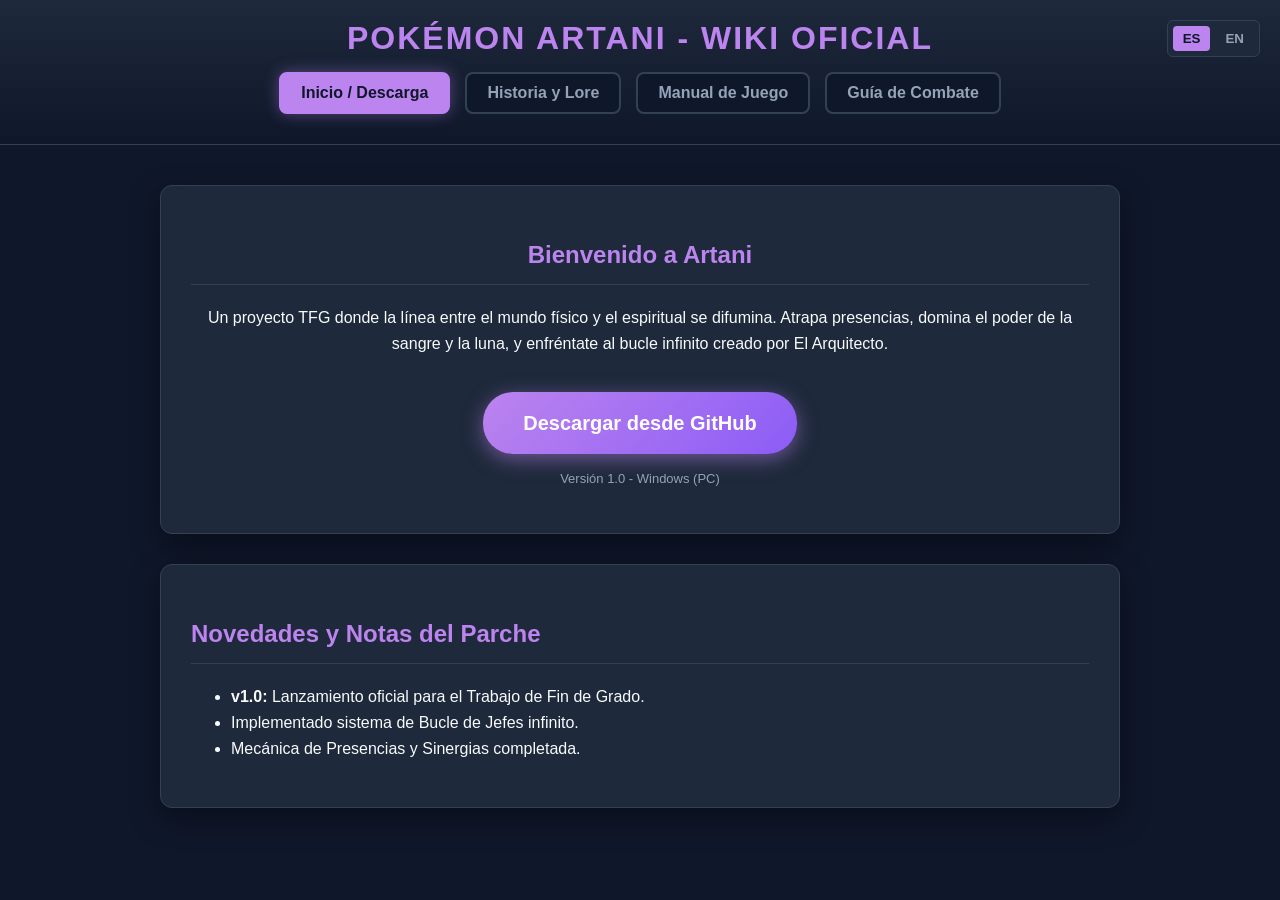
<file: ArtaniWeb/index.html>
<!DOCTYPE html>
<html lang="es">
<head>
    <meta charset="UTF-8">
    <meta name="viewport" content="width=device-width, initial-scale=1.0">
    <title>Pokémon Artani - Inicio</title>
    <link rel="stylesheet" href="css/style.css">
    <style>
        /* Reglas mágicas de traducción */
        body.lang-en .lang-es { display: none !important; }
        body.lang-es .lang-en { display: none !important; }
    </style>
</head>
<body class="lang-es">

    <div class="lang-toggle">
        <button id="btn-es" class="lang-btn active" onclick="setLanguage('es')">ES</button>
        <button id="btn-en" class="lang-btn" onclick="setLanguage('en')">EN</button>
    </div>

    <header class="main-header">
        <h1>Pokémon Artani - Wiki Oficial</h1>
        <div class="main-nav">
            <a href="index.html" class="main-tab active-tab">
                <span class="lang-es">Inicio / Descarga</span><span class="lang-en">Home / Download</span>
            </a>
            <a href="historia.html" class="main-tab">
                <span class="lang-es">Historia y Lore</span><span class="lang-en">History & Lore</span>
            </a>
            <a href="manual.html" class="main-tab">
                <span class="lang-es">Manual de Juego</span><span class="lang-en">Game Manual</span>
            </a>
            <a href="grimorio.html" class="main-tab">
                <span class="lang-es">Guía de Combate</span><span class="lang-en">Combat Guide</span>
            </a>
        </div>
    </header>

    <div class="container">
        <div class="content-box" style="text-align: center;">
            <h2>
                <span class="lang-es">Bienvenido a Artani</span>
                <span class="lang-en">Welcome to Artani</span>
            </h2>
            <p class="lang-es">
                Un proyecto TFG donde la línea entre el mundo físico y el espiritual se difumina. 
                Atrapa presencias, domina el poder de la sangre y la luna, y enfréntate al bucle infinito 
                creado por El Arquitecto.
            </p>
            <p class="lang-en">
                A final degree project where the line between the physical and spiritual world blurs. 
                Catch presences, master the power of blood and the moon, and face the infinite loop 
                created by The Architect.
            </p>
            
            <a href="https://github.com/TU_USUARIO/Artani/releases" target="_blank" class="btn-download">
                <span class="lang-es">Descargar desde GitHub</span>
                <span class="lang-en">Download from GitHub</span>
            </a>
            
            <p style="font-size: 13px; color: #94a3b8; margin-top: 15px;">
                <span class="lang-es">Versión 1.0 - Windows (PC)</span>
                <span class="lang-en">Version 1.0 - Windows (PC)</span>
            </p>
        </div>
        
        <div class="content-box">
            <h2>
                <span class="lang-es">Novedades y Notas del Parche</span>
                <span class="lang-en">Update Notes</span>
            </h2>
            <ul class="lang-es">
                <li><strong>v1.0:</strong> Lanzamiento oficial para el Trabajo de Fin de Grado.</li>
                <li>Implementado sistema de Bucle de Jefes infinito.</li>
                <li>Mecánica de Presencias y Sinergias completada.</li>
            </ul>
            <ul class="lang-en">
                <li><strong>v1.0:</strong> Official release for the Final Degree Project.</li>
                <li>Infinite Boss Loop system implemented.</li>
                <li>Presences and Synergies mechanics completed.</li>
            </ul>
        </div>
    </div>

    <script>
        function setLanguage(lang) {
            document.body.className = 'lang-' + lang;
            document.getElementById('btn-es').className = lang === 'es' ? 'lang-btn active' : 'lang-btn';
            document.getElementById('btn-en').className = lang === 'en' ? 'lang-btn active' : 'lang-btn';
        }
    </script>
</body>
</html>
</file>
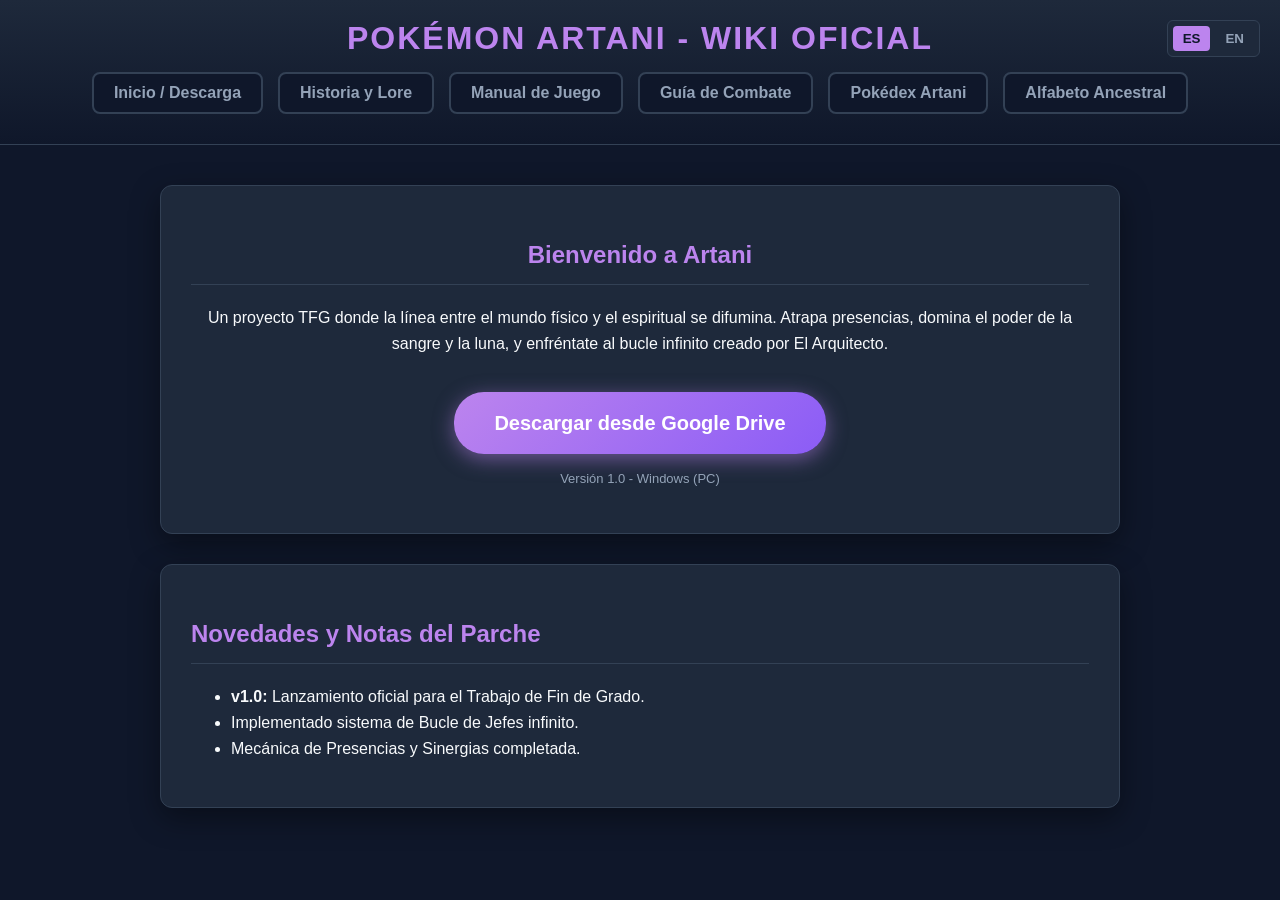
<file: docs/index.html>
<!DOCTYPE html>
<html lang="es">

<head>
    <meta charset="UTF-8">
    <meta name="viewport" content="width=device-width, initial-scale=1.0">
    <title>Pokémon Artani - Inicio</title>
    <link rel="stylesheet" href="css/style.css">
    <style>
        /* Reglas mágicas de traducción */
        body.lang-en .lang-es {
            display: none !important;
        }

        body.lang-es .lang-en {
            display: none !important;
        }
    </style>
</head>

<body class="lang-es">

    <div class="lang-toggle">
        <button id="btn-es" class="lang-btn active" onclick="setLanguage('es')">ES</button>
        <button id="btn-en" class="lang-btn" onclick="setLanguage('en')">EN</button>
    </div>

    <header class="main-header">
        <h1>Pokémon Artani - Wiki Oficial</h1>
        <div class="main-nav">
            <a href="index.html" class="main-tab" id="nav-index">
                <span class="lang-es">Inicio / Descarga</span><span class="lang-en">Home / Download</span>
            </a>
            <a href="historia.html" class="main-tab" id="nav-historia">
                <span class="lang-es">Historia y Lore</span><span class="lang-en">History & Lore</span>
            </a>
            <a href="manual.html" class="main-tab" id="nav-manual">
                <span class="lang-es">Manual de Juego</span><span class="lang-en">Game Manual</span>
            </a>
            <a href="grimorio.html" class="main-tab" id="nav-grimorio">
                <span class="lang-es">Guía de Combate</span><span class="lang-en">Combat Guide</span>
            </a>
            <a href="pokedex.html" class="main-tab" id="nav-pokedex">
                <span class="lang-es">Pokédex Artani</span><span class="lang-en">Artani Pokédex</span>
            </a>
            <a href="alfabeto.html" class="main-tab" id="nav-alfabeto">
                <span class="lang-es">Alfabeto Ancestral</span><span class="lang-en">Ancestral Alphabet</span>
            </a>
        </div>
    </header>

    <div class="container">
        <div class="content-box" style="text-align: center;">
            <h2>
                <span class="lang-es">Bienvenido a Artani</span>
                <span class="lang-en">Welcome to Artani</span>
            </h2>
            <p class="lang-es">
                Un proyecto TFG donde la línea entre el mundo físico y el espiritual se difumina.
                Atrapa presencias, domina el poder de la sangre y la luna, y enfréntate al bucle infinito
                creado por El Arquitecto.
            </p>
            <p class="lang-en">
                A final degree project where the line between the physical and spiritual world blurs.
                Catch presences, master the power of blood and the moon, and face the infinite loop
                created by The Architect.
            </p>

            <a href="https://drive.google.com/file/d/1geuVGFZQYH__izJMfjn5kFpVyTn64qIT" target="_blank"
                class="btn-download">
                <span class="lang-es">Descargar desde Google Drive</span>
                <span class="lang-en">Download from Google Drive</span>
            </a>

            <p style="font-size: 13px; color: #94a3b8; margin-top: 15px;">
                <span class="lang-es">Versión 1.0 - Windows (PC)</span>
                <span class="lang-en">Version 1.0 - Windows (PC)</span>
            </p>
        </div>

        <div class="content-box">
            <h2>
                <span class="lang-es">Novedades y Notas del Parche</span>
                <span class="lang-en">Update Notes</span>
            </h2>
            <ul class="lang-es">
                <li><strong>v1.0:</strong> Lanzamiento oficial para el Trabajo de Fin de Grado.</li>
                <li>Implementado sistema de Bucle de Jefes infinito.</li>
                <li>Mecánica de Presencias y Sinergias completada.</li>
            </ul>
            <ul class="lang-en">
                <li><strong>v1.0:</strong> Official release for the Final Degree Project.</li>
                <li>Infinite Boss Loop system implemented.</li>
                <li>Presences and Synergies mechanics completed.</li>
            </ul>
        </div>
    </div>

    <script>
        function setLanguage(lang) {
            // Cambiamos la clase del body para activar las reglas CSS
            document.body.className = 'lang-' + lang;

            // Actualizamos visualmente los botones
            document.getElementById('btn-es').className = lang === 'es' ? 'lang-btn active' : 'lang-btn';
            document.getElementById('btn-en').className = lang === 'en' ? 'lang-btn active' : 'lang-btn';
        }
    </script>
</body>

</html>
</file>
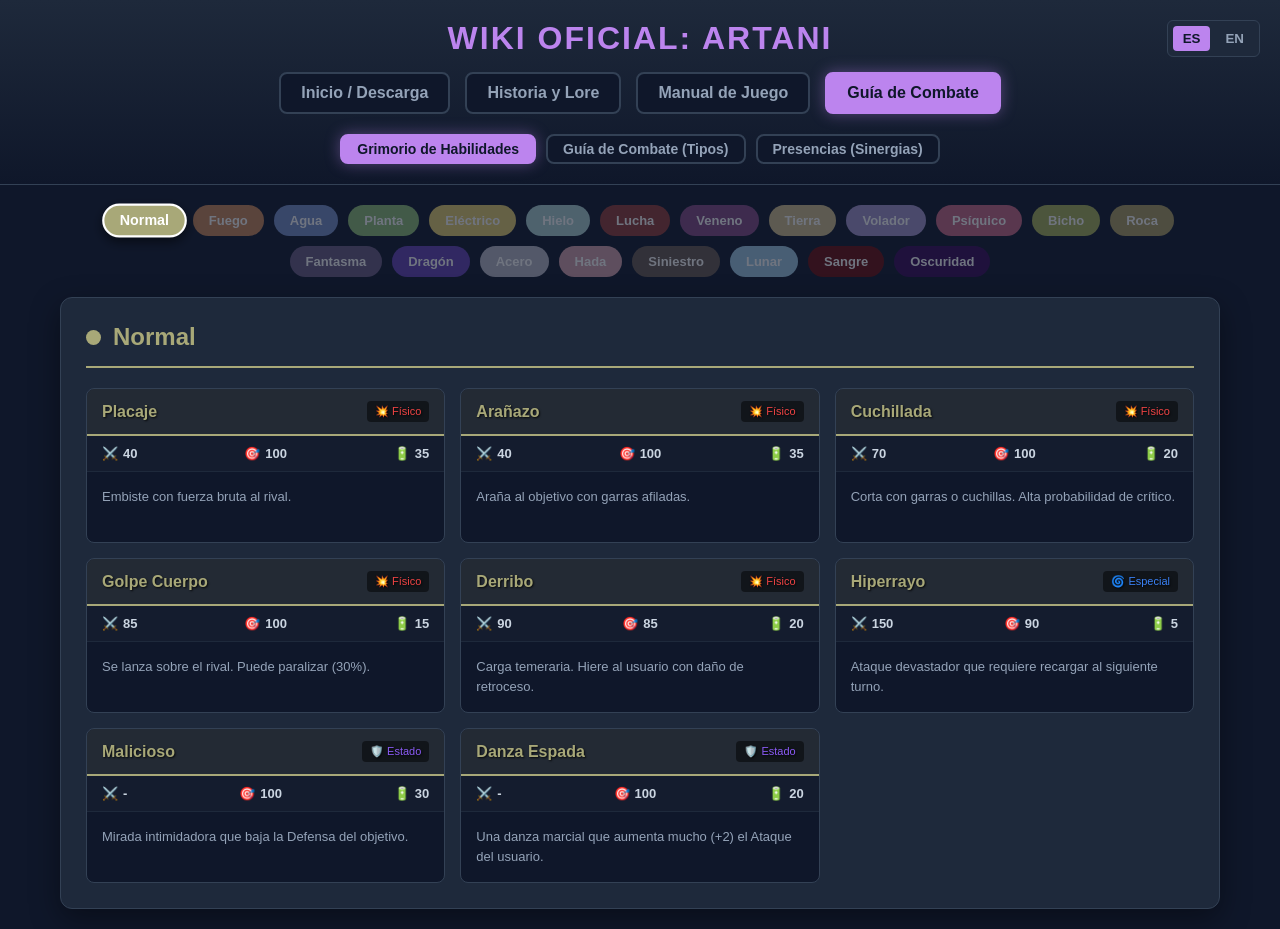
<file: ArtaniWeb/grimorio.html>
<!DOCTYPE html>
<html lang="es">
<head>
    <meta charset="UTF-8">
    <meta name="viewport" content="width=device-width, initial-scale=1.0">
    <title>Guía de Combate - Pokémon Artani</title>
    <style>
        /* --- ESTILOS GENERALES --- */
        body {
            background-color: #0f172a;
            color: #f8fafc;
            font-family: 'Segoe UI', Tahoma, Geneva, Verdana, sans-serif;
            margin: 0; padding: 0;
            display: flex; flex-direction: column; align-items: center;
            min-height: 100vh;
        }

        /* --- HEADER Y NAVEGACIÓN PRINCIPAL --- */
        .main-header {
            width: 100%; text-align: center; padding: 20px;
            background: linear-gradient(180deg, #1e293b, #0f172a);
            border-bottom: 1px solid #334155; box-sizing: border-box;
            position: relative;
        }

        h1 { text-transform: uppercase; letter-spacing: 2px; color: #bc84ee; margin: 0 0 15px 0; }

        .main-nav { display: flex; justify-content: center; gap: 15px; margin-bottom: 10px; flex-wrap: wrap;}
        
        .main-tab {
            background: #0f172a; color: #94a3b8; border: 2px solid #334155;
            padding: 10px 20px; border-radius: 8px; font-weight: bold; font-size: 16px;
            cursor: pointer; transition: all 0.3s ease; text-decoration: none; /* Quitamos el subrayado a los enlaces */
        }
        .main-tab:hover { border-color: #bc84ee; color: #fff; }
        .main-tab.active-tab { background: #bc84ee; color: #0f172a; border-color: #bc84ee; box-shadow: 0 0 15px rgba(188, 132, 238, 0.4); }

        .lang-toggle { position: absolute; top: 20px; right: 20px; display: flex; gap: 5px; background: #1e293b; padding: 5px; border-radius: 6px; border: 1px solid #334155; z-index: 100;}
        .lang-btn { background: transparent; color: #94a3b8; border: none; padding: 5px 10px; cursor: pointer; font-weight: bold; border-radius: 4px; transition: all 0.2s; }
        .lang-btn:hover { color: #f8fafc; }
        .lang-btn.active { background: #bc84ee; color: #0f172a; }

        /* --- CONTENEDORES DE PANTALLAS --- */
        .screen-section { display: none; width: 100%; max-width: 1200px; padding: 20px; box-sizing: border-box; animation: fadeIn 0.4s ease-out; }
        .screen-section.visible { display: flex; flex-direction: column; align-items: center; }
        @keyframes fadeIn { from { opacity: 0; transform: translateY(10px); } to { opacity: 1; transform: translateY(0); } }

        /* --- ESTILOS: GRIMORIO --- */
        .type-nav { display: flex; flex-wrap: wrap; justify-content: center; gap: 10px; margin-bottom: 20px; }
        .nav-badge { padding: 6px 14px; border-radius: 20px; color: white; border: 2px solid transparent; font-size: 13px; font-weight: bold; cursor: pointer; opacity: 0.4; filter: grayscale(40%); transition: all 0.2s ease; }
        .nav-badge:hover { opacity: 0.8; transform: translateY(-2px); }
        .nav-badge.active-badge { opacity: 1; filter: grayscale(0%); transform: scale(1.1); border-color: #fff; box-shadow: 0 4px 10px rgba(0,0,0,0.5); z-index: 10; }
        .type-section { background: #1e293b; border-radius: 12px; padding: 25px; border: 1px solid #334155; display: none; width: 100%; box-sizing: border-box; box-shadow: 0 10px 30px rgba(0,0,0,0.4); }
        .type-header { margin-top: 0; padding-bottom: 15px; border-bottom: 2px solid; display: flex; align-items: center; gap: 12px; font-size: 24px; }
        .moves-grid { display: grid; grid-template-columns: repeat(auto-fill, minmax(280px, 1fr)); gap: 15px; margin-top: 20px; }
        .move-card { background: #0f172a; border: 1px solid #334155; border-radius: 8px; overflow: hidden; transition: transform 0.2s, border-color 0.2s; }
        .move-card:hover { transform: translateY(-5px); border-color: #bc84ee; box-shadow: 0 5px 15px rgba(0,0,0,0.5); }
        .card-header { padding: 12px 15px; display: flex; justify-content: space-between; align-items: center; color: white; text-shadow: 1px 1px 2px rgba(0,0,0,0.8);}
        .move-name { font-weight: bold; font-size: 16px; }
        .move-cat { font-size: 11px; padding: 4px 8px; background: rgba(0,0,0,0.5); border-radius: 4px; }
        .card-stats { display: flex; justify-content: space-between; padding: 10px 15px; background: rgba(255,255,255,0.02); border-bottom: 1px solid #1e293b; font-size: 13px; }
        .stat-item { display: flex; align-items: center; gap: 5px; color: #cbd5e1; }
        .card-desc { padding: 15px; font-size: 13px; color: #94a3b8; line-height: 1.5; min-height: 40px; }

        /* --- ESTILOS: TABLA DE TIPOS --- */
        .instructions { background-color: #1e293b; border-left: 4px solid #bc84ee; padding: 15px 20px; border-radius: 4px; max-width: 800px; margin-bottom: 20px; font-size: 15px; color: #cbd5e1; line-height: 1.5; width: 100%; box-sizing: border-box;}
        #live-translator { background: linear-gradient(135deg, #1e293b, #0f172a); border: 2px solid #475569; border-radius: 8px; padding: 15px 25px; margin-bottom: 20px; min-height: 30px; width: 100%; max-width: 800px; text-align: center; font-size: 18px; font-weight: bold; box-shadow: 0 0 20px rgba(188, 132, 238, 0.2); display: flex; justify-content: center; align-items: center; box-sizing: border-box;}
        
        .table-container { max-width: 100%; overflow-x: auto; border-radius: 12px; background-color: #1e293b; border: 1px solid #334155; box-shadow: 0 10px 30px rgba(0, 0, 0, 0.5);}
        table { border-collapse: collapse; text-align: center; font-size: 13px; font-weight: bold; }
        th { background-color: #0f172a; padding: 8px; border: 1px solid #334155; position: sticky; z-index: 2; }
        th:first-child { left: 0; z-index: 3; background-color: #1e293b; text-align: right; padding-right: 15px; }
        thead th { top: 0; writing-mode: vertical-rl; transform: rotate(180deg); height: 110px; text-align: left; padding-left: 10px; white-space: nowrap; }
        thead th:first-child { writing-mode: horizontal-tb; transform: none; text-align: center; height: auto; color: #94a3b8; font-size: 12px;}
        td { width: 38px; height: 38px; border: 1px solid #334155; cursor: pointer; transition: all 0.1s; color: #475569;}
        td:hover { background-color: #334155; box-shadow: inset 0 0 0 2px #bc84ee; color: #fff;}
        .type-badge-table { display: inline-block; padding: 4px 8px; border-radius: 4px; color: white; font-size: 12px; width: 80px; text-align: center; text-shadow: 1px 1px 2px rgba(0,0,0,0.8);}
        
        .eff-super { background-color: rgba(34, 197, 94, 0.15); color: #4ade80; font-size: 15px;} 
        .eff-weak { background-color: rgba(239, 68, 68, 0.12); color: #f87171; } 
        .eff-immune { background-color: rgba(0, 0, 0, 0.6); color: #64748b; font-weight: normal; } 

        td.locked-cell { background-color: #475569 !important; color: #fff !important; box-shadow: inset 0 0 0 3px #bc84ee, 0 0 10px rgba(188, 132, 238, 0.5) !important; }
        .hover-row, .hover-col, .locked-row, .locked-col { background-color: rgba(255, 255, 255, 0.05); }

        .legend { display: flex; flex-wrap: wrap; justify-content: center; gap: 20px; margin-top: 20px; background: #1e293b; padding: 15px; border-radius: 8px; border: 1px solid #334155; width: 100%; max-width: 800px; box-sizing: border-box;}
        .legend-item { display: flex; align-items: center; gap: 8px; font-size: 14px; }
        .box { width: 20px; height: 20px; border-radius: 4px; display: grid; place-items: center; font-weight: bold; font-size: 12px; }
        .box.super { background-color: rgba(34, 197, 94, 0.2); color: #4ade80; }
        .box.weak { background-color: rgba(239, 68, 68, 0.15); color: #f87171; }
        .box.immune { background-color: rgba(0, 0, 0, 0.6); color: #64748b; }
        .box.normal { border: 1px solid #334155; color: #475569;}

        .text-super { color: #4ade80; } .text-weak { color: #f87171; } .text-immune { color: #94a3b8; } .text-normal { color: #f8fafc; }
        .text-locked { color: #bc84ee; font-size: 14px; display: block; margin-bottom: 4px;}

        /* --- ESTILOS: SINERGIAS --- */
        .syn-grid { display: grid; grid-template-columns: repeat(auto-fill, minmax(350px, 1fr)); gap: 20px; width: 100%; margin-top: 20px; }
        .syn-card { background: #1e293b; border-radius: 12px; border: 1px solid #334155; padding: 20px; position: relative; overflow: hidden; box-shadow: 0 10px 20px rgba(0,0,0,0.3);}
        .syn-title { font-size: 20px; font-weight: bold; margin-bottom: 10px; text-shadow: 1px 1px 2px rgba(0,0,0,0.8); z-index: 2; position: relative;}
        .syn-types { display: flex; gap: 10px; margin-bottom: 15px; z-index: 2; position: relative; align-items: center;}
        .syn-desc { color: #cbd5e1; font-size: 14px; line-height: 1.5; z-index: 2; position: relative; background: rgba(0,0,0,0.4); padding: 10px; border-radius: 6px;}
        .syn-bg-glow { position: absolute; top: -50px; right: -50px; width: 150px; height: 150px; border-radius: 50%; filter: blur(40px); opacity: 0.3; z-index: 1;}
        .syn-turn { margin-top: 10px; font-size: 12px; color: #94a3b8; font-style: italic;}
    </style>
</head>
<body>

    <div class="lang-toggle">
        <button id="btn-es" class="lang-btn active" onclick="setLanguage('es')">ES</button>
        <button id="btn-en" class="lang-btn" onclick="setLanguage('en')">EN</button>
    </div>

    <header class="main-header">
        <h1 id="main-title">Wiki Oficial: Artani</h1>
        
        <div class="main-nav">
            <a href="index.html" class="main-tab">Inicio / Descarga</a>
            <a href="historia.html" class="main-tab">Historia y Lore</a>
            <a href="manual.html" class="main-tab">Manual de Juego</a>
            <a href="grimorio.html" class="main-tab active-tab">Guía de Combate</a>
        </div>
        
        <div style="margin-top: 20px; display: flex; justify-content: center; gap: 10px; flex-wrap: wrap;">
            <button class="main-tab active-tab" style="font-size: 14px; padding: 5px 15px;" onclick="switchScreen('grimoire')">Grimorio de Habilidades</button>
            <button class="main-tab" style="font-size: 14px; padding: 5px 15px;" onclick="switchScreen('chart')">Guía de Combate (Tipos)</button>
            <button class="main-tab" style="font-size: 14px; padding: 5px 15px;" onclick="switchScreen('synergies')">Presencias (Sinergias)</button>
        </div>
    </header>

    <div id="screen-grimoire" class="screen-section visible">
        <div class="type-nav" id="typeNav"></div>
        <div style="width: 100%; max-width: 1200px;" id="grimoireContainer"></div>
    </div>

    <div id="screen-chart" class="screen-section">
        <div id="ui-instructions" class="instructions">
            <strong>¿Cómo funciona?</strong> Busca el tipo de tu ataque (izquierda) y crúzalo con el tipo del enemigo (arriba).<br>
            <i>🖱️ <strong>CLIC en una casilla</strong> para fijar el resultado. Haz clic de nuevo para soltarlo.</i>
        </div>

        <div id="live-translator">
            <span id="ui-translator-default" style="color: #64748b; font-weight: normal;">Pasa el ratón o haz clic en la tabla para traducir...</span>
        </div>

        <div class="table-container">
            <table id="typeChart">
                <thead><tr id="headerRow"><th id="ui-atk-def">Ataque ⬇<br>Defensa ➡</th></tr></thead>
                <tbody id="tableBody"></tbody>
            </table>
        </div>

        <div class="legend">
            <div class="legend-item"><div class="box super">2</div> <strong id="ui-leg-super">Súper Efectivo</strong></div>
            <div class="legend-item"><div class="box weak">½</div> <strong id="ui-leg-weak">Poco Efectivo</strong></div>
            <div class="legend-item"><div class="box immune">0</div> <strong id="ui-leg-immune">Inmune</strong></div>
            <div class="legend-item"><div class="box normal">•</div> <strong id="ui-leg-normal">Normal</strong></div>
        </div>
    </div>

    <div id="screen-synergies" class="screen-section">
        <p id="syn-intro" style="color: #94a3b8; text-align: center; max-width: 800px; margin-bottom: 20px;">
            Al combinar dos movimientos de tipos específicos en un mismo turno, se genera una alteración en el entorno llamada "Presencia".
        </p>
        <div class="syn-grid" id="synContainer"></div>
    </div>


    <script>
        // ==========================================
        // 1. DICCIONARIOS Y TEXTOS
        // ==========================================
        let currentLang = 'es';
        let currentType = 'Normal'; // Para el grimorio

        const uiText = {
            es: { title: "Grimorio de Habilidades", power: "Poder", acc: "Prec.", catPhys: "Físico", catSpec: "Especial", catStat: "Estado", powNull: "-" },
            en: { title: "Skills Grimoire", power: "Power", acc: "Acc.", catPhys: "Physical", catSpec: "Special", catStat: "Status", powNull: "-" }
        };

        const chartDict = {
            es: {
                instructions: "<strong>¿Cómo funciona?</strong> Busca el tipo de tu ataque (izquierda) y crúzalo con el tipo del enemigo (arriba).<br><i>🖱️ <strong>CLIC en una casilla</strong> para fijar el resultado. Haz clic de nuevo para soltarlo.</i>",
                translatorDefault: "Pasa el ratón o haz clic en la tabla para traducir...",
                legSuper: "Súper Efectivo", legWeak: "Poco Efectivo", legImmune: "Inmune", legNormal: "Normal",
                atkDef: "Ataque ⬇<br>Defensa ➡",
                msgSuper: "¡Súper Efectivo! (X{val} de Daño)", msgWeak: "Poco Efectivo (Mitad de Daño)", msgImmune: "Inmune (No hace daño)", msgNormal: "Daño Normal",
                lockedMsg: "🔒 SELECCIÓN FIJADA",
                sentence: "{prefix}Un ataque <span style='color:{colorAtk}'>{atk}</span> contra un <span style='color:{colorDef}'>{def}</span> es <span class='{cssClass}'>{msg}</span>."
            },
            en: {
                instructions: "<strong>How does it work?</strong> Find your attack type (left) and cross it with the enemy's type (top).<br><i>🖱️ <strong>CLICK on a cell</strong> to lock the result. Click again to unlock it.</i>",
                translatorDefault: "Hover or click on the chart to translate...",
                legSuper: "Super Effective", legWeak: "Not Very Effective", legImmune: "Immune", legNormal: "Normal",
                atkDef: "Attack ⬇<br>Defense ➡",
                msgSuper: "Super Effective! (X{val} Damage)", msgWeak: "Not Very Effective (Half Damage)", msgImmune: "Immune (No Damage)", msgNormal: "Normal Damage",
                lockedMsg: "🔒 SELECTION LOCKED",
                sentence: "{prefix}A <span style='color:{colorAtk}'>{atk}</span> attack against a <span style='color:{colorDef}'>{def}</span> type is <span class='{cssClass}'>{msg}</span>."
            }
        };

        // ==========================================
        // 2. CONFIGURACIÓN DE TIPOS Y BASE DE DATOS
        // ==========================================
        const typesConfig = {
            "Normal": { es: "Normal", en: "Normal", color: "#A8A878" },
            "Fuego": { es: "Fuego", en: "Fire", color: "#F08030" },
            "Agua": { es: "Agua", en: "Water", color: "#6890F0" },
            "Planta": { es: "Planta", en: "Grass", color: "#78C850" },
            "Electrico": { es: "Eléctrico", en: "Electric", color: "#F8D030" },
            "Hielo": { es: "Hielo", en: "Ice", color: "#98D8D8" },
            "Lucha": { es: "Lucha", en: "Fighting", color: "#C03028" },
            "Veneno": { es: "Veneno", en: "Poison", color: "#A040A0" },
            "Tierra": { es: "Tierra", en: "Ground", color: "#E0C068" },
            "Volador": { es: "Volador", en: "Flying", color: "#A890F0" },
            "Psiquico": { es: "Psíquico", en: "Psychic", color: "#F85888" },
            "Bicho": { es: "Bicho", en: "Bug", color: "#A8B820" },
            "Roca": { es: "Roca", en: "Rock", color: "#B8A038" },
            "Fantasma": { es: "Fantasma", en: "Ghost", color: "#705898" },
            "Dragon": { es: "Dragón", en: "Dragon", color: "#7038F8" },
            "Acero": { es: "Acero", en: "Steel", color: "#B8B8D0" },
            "Hada": { es: "Hada", en: "Fairy", color: "#EE99AC" },
            "Siniestro": { es: "Siniestro", en: "Dark", color: "#705848" },
            "Lunar": { es: "Lunar", en: "Lunar", color: "#87CEFA" },
            "Sangre": { es: "Sangre", en: "Blood", color: "#990000" },
            "Oscuridad": { es: "Oscuridad", en: "Darkness", color: "#4B0082" }
        };

        const typesTable = [
            { es: "Acero", en: "Steel", color: "#B8B8D0" }, { es: "Agua", en: "Water", color: "#6890F0" },
            { es: "Bicho", en: "Bug", color: "#A8B820" }, { es: "Dragón", en: "Dragon", color: "#7038F8" },
            { es: "Eléctrico", en: "Electric", color: "#F8D030" }, { es: "Fantasma", en: "Ghost", color: "#705898" },
            { es: "Fuego", en: "Fire", color: "#F08030" }, { es: "Hada", en: "Fairy", color: "#EE99AC" },
            { es: "Hielo", en: "Ice", color: "#98D8D8" }, { es: "Lucha", en: "Fighting", color: "#C03028" },
            { es: "Normal", en: "Normal", color: "#A8A878" }, { es: "Planta", en: "Grass", color: "#78C850" },
            { es: "Psíquico", en: "Psychic", color: "#F85888" }, { es: "Roca", en: "Rock", color: "#B8A038" },
            { es: "Siniestro", en: "Dark", color: "#705848" }, { es: "Tierra", en: "Ground", color: "#E0C068" },
            { es: "Veneno", en: "Poison", color: "#A040A0" }, { es: "Volador", en: "Flying", color: "#A890F0" },
            { es: "Sangre", en: "Blood", color: "#990000" }, { es: "Oscuridad", en: "Darkness", color: "#4B0082" },
            { es: "Lunar", en: "Lunar", color: "#87CEFA" }
        ];

        const chartData = [
            [0.5, 0.5, 0.5, 0.5, 0.5, 0.5, 0.5, 2, 2, 2, 0.5, 0.5, 0.5, 2, 1, 2, 0.5, 0.5, 1, 1, 1],
            [0.5, 0.5, 1, 0.5, 2, 1, 2, 1, 0.5, 1, 1, 2, 1, 2, 1, 1, 1, 1, 1, 1, 1],
            [0.5, 1, 1, 0.5, 1, 0.5, 0.5, 0.5, 1, 0.5, 0.5, 2, 2, 1, 2, 1, 0.5, 0.5, 1, 1, 1],
            [0.5, 0.5, 1, 5, 0.5, 1, 0.5, 0, 2, 2, 1, 0.5, 1, 1, 1, 1, 1, 1, 1, 1, 2], 
            [0.5, 0.5, 1, 0.5, 0.5, 1, 1, 1, 1, 1, 1, 0.5, 1, 1, 1, 0, 1, 2, 1, 1, 1],
            [0.5, 1, 0.5, 1, 1, 2, 1, 1, 1, 0.5, 0, 1, 2, 1, 2, 1, 1, 1, 1, 2, 1],
            [2, 0.5, 2, 0.5, 1, 1, 0.5, 1, 2, 1, 1, 2, 1, 0.5, 1, 1, 1, 1, 2, 1, 1], 
            [0.5, 1, 1, 2, 1, 1, 0.5, 1, 1, 0.5, 2, 1, 1, 1, 2, 1, 2, 1, 1, 1, 2],
            [0.5, 0.5, 1, 2, 1, 1, 0.5, 1, 0.5, 2, 1, 1, 1, 1, 1, 2, 1, 2, 2, 1, 1], 
            [2, 1, 0.5, 1, 1, 0, 1, 0.5, 2, 1, 2, 1, 0.5, 2, 0.5, 1, 0.5, 0.5, 0.5, 1, 1], 
            [0.5, 1, 1, 1, 1, 0, 1, 1, 1, 1, 1, 1, 1, 0.5, 1, 1, 1, 1, 0.5, 1, 1], 
            [0.5, 0.5, 0.5, 0.5, 0.5, 1, 2, 1, 1, 1, 1, 0.5, 1, 2, 1, 2, 0.5, 0.5, 1, 1, 1],
            [0.5, 1, 1, 1, 1, 1, 1, 1, 1, 2, 2, 1, 0.5, 1, 0, 1, 2, 1, 1, 2, 1],
            [0.5, 1, 2, 1, 1, 1, 2, 1, 2, 0.5, 0.5, 2, 1, 1, 1, 0.5, 1, 2, 1, 1, 1],
            [0.5, 1, 1, 1, 1, 0.5, 1, 0.5, 1, 2, 0.5, 1, 2, 1, 0.5, 1, 1, 1, 1, 2, 1],
            [0.5, 2, 0.5, 1, 2, 1, 2, 1, 1, 1, 1, 0.5, 1, 2, 1, 1, 0.5, 0, 1, 1, 1],
            [0, 1, 1, 1, 1, 0.5, 1, 0.5, 1, 1, 0.5, 2, 1, 0.5, 1, 0.5, 0.5, 1, 2, 1, 1], 
            [0.5, 1, 2, 1, 0.5, 1, 1, 1, 0.5, 2, 2, 2, 1, 0.5, 1, 1, 1, 1, 1, 1, 1],
            [0.5, 0.5, 1, 1, 1, 0.5, 0.5, 1, 1, 2, 2, 1, 1, 0.5, 1, 1, 0.5, 1, 1, 1, 0.5], 
            [1, 1, 1, 1, 1, 2, 0.5, 2, 1, 2, 1, 2, 2, 1, 0.5, 1, 1, 2, 1, 0.5, 2],
            [1, 1, 1, 2, 1, 2, 1, 1, 1, 1, 1, 1, 0.5, 1, 0.5, 1, 1, 1, 2, 2, 0.5]
        ];

        const synData = [
            { t1: "Agua", t2: "Fuego", name: {es: "Vapor de Ánimas", en: "Soul Vapor"}, turns: 3, color: "#FF4500", desc: {es: "El calor sofocante inunda la arena. Aplica daño porcentual por quemadura masiva (10%).", en: "Suffocating heat floods the arena. Deals flat percentage damage from massive burns (10%)."} },
            { t1: "Oscuridad", t2: "Fuego", name: {es: "Llama Abisal", en: "Abyssal Flame"}, turns: 3, color: "#8B0000", desc: {es: "Llamas oscuras consumen la energía. Daño de corrupción puro (12%).", en: "Dark flames consume energy. Deals pure corruption damage (12%)."} },
            { t1: "Lucha", t2: "Oscuridad", name: {es: "Gravedad Marcial", en: "Martial Gravity"}, turns: 3, color: "#4B0082", desc: {es: "El aire se vuelve denso. La presión gravitatoria aplasta al rival quitándole 15% de PS.", en: "The air becomes dense. Gravity crushes the rival taking 15% HP."} },
            { t1: "Lunar", t2: "Dragon", name: {es: "Marea Ancestral", en: "Ancestral Tide"}, turns: 3, color: "#4169E1", desc: {es: "Furia inmemorial que distorsiona el espacio. Golpea fuertemente cada turno.", en: "Immemorial fury distorts space. Strikes hard every turn."} },
            { t1: "Oscuridad", t2: "Dragon", name: {es: "Fauces del Vacío", en: "Void Jaws"}, turns: 3, color: "#888888", desc: {es: "Un depredador invisible acecha. Roba el 8% de vitalidad y cura al usuario.", en: "An invisible predator lurks. Steals 8% vitality and heals the user."} },
            { t1: "Electrico", t2: "Fuego", name: {es: "Tormenta de Plasma", en: "Plasma Storm"}, turns: 3, color: "#FFD700", desc: {es: "El oxígeno arde y chisporrotea. Ataque devastador que quita el 20% de PS.", en: "Oxygen burns and crackles. Devastating attack that removes 20% HP."} },
            { t1: "Sangre", t2: "Veneno", name: {es: "Miasma Sanguíneo", en: "Blood Miasma"}, turns: 4, color: "#800080", desc: {es: "Corrupción letal. El daño es progresivo: empieza débil y aumenta cada turno.", en: "Lethal corruption. Damage is progressive: starts weak and increases per turn."} },
            { t1: "Sangre", t2: "Psiquico", name: {es: "Vínculo Empático", en: "Empathic Bond"}, turns: 3, color: "#FF1493", desc: {es: "Transfusión suave. Quita poco al enemigo (5%) pero cura mucho al creador (10%).", en: "Gentle transfusion. Drains little (5%) but heals creator a lot (10%)."} },
            { t1: "Lunar", t2: "Hielo", name: {es: "Espejo de Escarcha", en: "Frost Mirror"}, turns: 3, color: "#E0FFFF", desc: {es: "Cristales protectores. Daña al rival (5%) y purifica curando al creador (5%).", en: "Protective crystals. Damages rival (5%) and purifies healing creator (5%)."} },
            { t1: "Hielo", t2: "Oscuridad", name: {es: "Cero Absoluto", en: "Absolute Zero"}, turns: 3, color: "#00008B", desc: {es: "El vacío absorbe el calor. Daño gélido profundo que congela el núcleo (12.5%).", en: "The void absorbs heat. Deep freezing damage freezing the core (12.5%)."} }
        ];

        const movesDB = [
            // NORMAL
            { type: "Normal", pow: 40, acc: 100, pp: 35, cat: 0, name: { es: "Placaje", en: "Tackle" }, desc: { es: "Embiste con fuerza bruta al rival.", en: "A physical full-body charge attack." } },
            { type: "Normal", pow: 40, acc: 100, pp: 35, cat: 0, name: { es: "Arañazo", en: "Scratch" }, desc: { es: "Araña al objetivo con garras afiladas.", en: "Scratches the target with sharp claws." } },
            { type: "Normal", pow: 70, acc: 100, pp: 20, cat: 0, name: { es: "Cuchillada", en: "Slash" }, desc: { es: "Corta con garras o cuchillas. Alta probabilidad de crítico.", en: "Slashes with claws or blades. High critical-hit ratio." } },
            { type: "Normal", pow: 85, acc: 100, pp: 15, cat: 0, name: { es: "Golpe Cuerpo", en: "Body Slam" }, desc: { es: "Se lanza sobre el rival. Puede paralizar (30%).", en: "Drops onto the target. May cause paralysis (30%)." } },
            { type: "Normal", pow: 90, acc: 85, pp: 20, cat: 0, name: { es: "Derribo", en: "Take Down" }, desc: { es: "Carga temeraria. Hiere al usuario con daño de retroceso.", en: "A reckless charge. The user takes recoil damage." } },
            { type: "Normal", pow: 150, acc: 90, pp: 5, cat: 1, name: { es: "Hiperrayo", en: "Hyper Beam" }, desc: { es: "Ataque devastador que requiere recargar al siguiente turno.", en: "Devastating beam. User must rest on the next turn." } },
            { type: "Normal", pow: 0, acc: 100, pp: 30, cat: 2, name: { es: "Malicioso", en: "Leer" }, desc: { es: "Mirada intimidadora que baja la Defensa del objetivo.", en: "Intimidating glare that lowers the target's Defense." } },
            { type: "Normal", pow: 0, acc: 100, pp: 20, cat: 2, name: { es: "Danza Espada", en: "Swords Dance" }, desc: { es: "Una danza marcial que aumenta mucho (+2) el Ataque del usuario.", en: "A martial dance that sharply raises (+2) Attack." } },
            
            // FUEGO
            { type: "Fuego", pow: 40, acc: 100, pp: 25, cat: 1, name: { es: "Ascuas", en: "Ember" }, desc: { es: "Llamas pequeñas. Puede quemar (10%).", en: "Small flames. May cause a burn (10%)." } },
            { type: "Fuego", pow: 90, acc: 100, pp: 15, cat: 1, name: { es: "Lanzallamas", en: "Flamethrower" }, desc: { es: "Chorro de fuego intenso. Puede quemar (10%).", en: "Intense blast of fire. May cause a burn (10%)." } },
            { type: "Fuego", pow: 110, acc: 85, pp: 5, cat: 1, name: { es: "Llamarada", en: "Fire Blast" }, desc: { es: "Tormenta de fuego masiva. Puede quemar (30%).", en: "Massive fire storm. May cause a burn (30%)." } },
            { type: "Fuego", pow: 75, acc: 100, pp: 15, cat: 0, name: { es: "Puño Fuego", en: "Fire Punch" }, desc: { es: "Puñetazo ardiente. Puede quemar (10%).", en: "A fiery punch. May cause a burn (10%)." } },

            // AGUA
            { type: "Agua", pow: 40, acc: 100, pp: 25, cat: 1, name: { es: "Pistola Agua", en: "Water Gun" }, desc: { es: "Chorro de agua a presión.", en: "A squirt of pressurized water." } },
            { type: "Agua", pow: 90, acc: 100, pp: 15, cat: 1, name: { es: "Surf", en: "Surf" }, desc: { es: "Ola gigante que arrasa el campo de batalla.", en: "A giant wave that sweeps the battlefield." } },
            { type: "Agua", pow: 110, acc: 80, pp: 5, cat: 1, name: { es: "Hidrobomba", en: "Hydro Pump" }, desc: { es: "Tromba de agua a máxima presión.", en: "A blast of water at maximum pressure." } },
            { type: "Agua", pow: 90, acc: 90, pp: 10, cat: 0, name: { es: "Acua Cola", en: "Aqua Tail" }, desc: { es: "Golpea duramente con una cola agitada como una ola.", en: "Strikes hard with a tail moving like a wave." } },

            // PLANTA
            { type: "Planta", pow: 45, acc: 100, pp: 25, cat: 0, name: { es: "Látigo Cepa", en: "Vine Whip" }, desc: { es: "Golpea con tallos finos como látigos.", en: "Strikes the target with slender, whip-like vines." } },
            { type: "Planta", pow: 60, acc: 100, pp: 20, cat: 1, name: { es: "Hoja Mágica", en: "Magical Leaf" }, desc: { es: "Hojas infundidas con magia que persiguen al rival.", en: "Magic-infused leaves that track the target." } },
            { type: "Planta", pow: 120, acc: 100, pp: 10, cat: 1, name: { es: "Rayo Solar", en: "Solar Beam" }, desc: { es: "Absorbe luz en el primer turno y dispara un rayo letal en el segundo.", en: "Absorbs light on the first turn, blasts on the second." } },
            { type: "Planta", pow: 130, acc: 90, pp: 5, cat: 1, name: { es: "Lluevehojas", en: "Leaf Storm" }, desc: { es: "Tormenta de hojas afiladas. Baja mucho (-2) el At. Esp del usuario.", en: "Storm of sharp leaves. Sharply lowers user's Sp. Atk (-2)." } },

            // ELÉCTRICO
            { type: "Electrico", pow: 40, acc: 100, pp: 30, cat: 1, name: { es: "Impactrueno", en: "Thunder Shock" }, desc: { es: "Descarga eléctrica débil. Puede paralizar (10%).", en: "A jolt of electricity. May cause paralysis (10%)." } },
            { type: "Electrico", pow: 90, acc: 100, pp: 15, cat: 1, name: { es: "Rayo", en: "Thunderbolt" }, desc: { es: "Rayo potente y veloz. Puede paralizar (10%).", en: "A strong electric blast. May cause paralysis (10%)." } },
            { type: "Electrico", pow: 110, acc: 70, pp: 10, cat: 1, name: { es: "Trueno", en: "Thunder" }, desc: { es: "Relámpago brutal que cae del cielo. Puede paralizar (30%).", en: "A wicked thunderbolt. May cause paralysis (30%)." } },
            { type: "Electrico", pow: 75, acc: 100, pp: 15, cat: 0, name: { es: "Puño Trueno", en: "Thunder Punch" }, desc: { es: "Puñetazo electrificado. Puede paralizar (10%).", en: "An electrified punch. May cause paralysis (10%)." } },

            // HIELO
            { type: "Hielo", pow: 40, acc: 100, pp: 30, cat: 0, name: { es: "Canto Helado", en: "Ice Shard" }, desc: { es: "Fragmentos de hielo veloces. Suele atacar primero.", en: "Throws chunks of ice. Usually strikes first." } },
            { type: "Hielo", pow: 90, acc: 100, pp: 10, cat: 1, name: { es: "Rayo Hielo", en: "Ice Beam" }, desc: { es: "Rayo de energía congelante. Puede congelar.", en: "An icy energy beam. May freeze the target." } },
            { type: "Hielo", pow: 110, acc: 70, pp: 5, cat: 1, name: { es: "Ventisca", en: "Blizzard" }, desc: { es: "Tormenta de nieve y hielo devastadora.", en: "A howling blizzard is summoned to strike." } },
            { type: "Hielo", pow: 75, acc: 100, pp: 15, cat: 0, name: { es: "Puño Hielo", en: "Ice Punch" }, desc: { es: "Puñetazo bajo cero.", en: "An icy punch." } },

            // LUCHA
            { type: "Lucha", pow: 50, acc: 100, pp: 25, cat: 0, name: { es: "Golpe Kárate", en: "Karate Chop" }, desc: { es: "Corte marcial con el canto de la mano.", en: "A martial arts chop with the edge of the hand." } },
            { type: "Lucha", pow: 60, acc: 100, pp: 20, cat: 0, name: { es: "Palmeo", en: "Force Palm" }, desc: { es: "Golpe de aura a corta distancia. Puede paralizar (30%).", en: "A short-range aura strike. May cause paralysis (30%)." } },
            { type: "Lucha", pow: 80, acc: 100, pp: 20, cat: 1, name: { es: "Esfera Aural", en: "Aura Sphere" }, desc: { es: "Bola de aura pura. Nunca falla.", en: "A blast of pure aura. This attack never misses." } },
            { type: "Lucha", pow: 120, acc: 100, pp: 5, cat: 0, name: { es: "A Bocajarro", en: "Close Combat" }, desc: { es: "Ataque a quemarropa. Baja Defensa y Defensa Esp. del usuario.", en: "Fights up close. Lowers user's Defense and Sp. Def." } },

            // VENENO
            { type: "Veneno", pow: 15, acc: 100, pp: 35, cat: 0, name: { es: "Picotazo Venenoso", en: "Poison Sting" }, desc: { es: "Pica con veneno. Puede envenenar (30%).", en: "Stings with poison. May poison the target (30%)." } },
            { type: "Veneno", pow: 70, acc: 100, pp: 20, cat: 0, name: { es: "Veneno X", en: "Cross Poison" }, desc: { es: "Corte tóxico en cruz. Puede envenenar (10%).", en: "A cross-shaped toxic cut. May poison (10%)." } },
            { type: "Veneno", pow: 90, acc: 100, pp: 10, cat: 1, name: { es: "Bomba Lodo", en: "Sludge Bomb" }, desc: { es: "Lanza fango tóxico. Puede envenenar (30%).", en: "Throws toxic sludge. May poison (30%)." } },
            { type: "Veneno", pow: 95, acc: 100, pp: 10, cat: 1, name: { es: "Onda Tóxica", en: "Sludge Wave" }, desc: { es: "Inunda el campo con líquido repulsivo. (10% Veneno)", en: "Swamps the area with toxic liquid. (10% Poison)" } },

            // TIERRA
            { type: "Tierra", pow: 55, acc: 95, pp: 15, cat: 1, name: { es: "Disparo Lodo", en: "Mud Shot" }, desc: { es: "Tira barro a los ojos. Baja la velocidad del objetivo siempre.", en: "Hurls mud. Always lowers the target's Speed." } },
            { type: "Tierra", pow: 90, acc: 100, pp: 10, cat: 1, name: { es: "Terratemblor", en: "Earth Power" }, desc: { es: "Estalla el suelo bajo el rival. (10% baja Velocidad).", en: "Makes the ground erupt under the target. (10% Speed drop)." } },
            { type: "Tierra", pow: 100, acc: 100, pp: 10, cat: 0, name: { es: "Terremoto", en: "Earthquake" }, desc: { es: "Un sismo devastador que golpea a todos a su alrededor.", en: "A devastating tremor that hits everyone around." } },

            // VOLADOR
            { type: "Volador", pow: 35, acc: 100, pp: 35, cat: 0, name: { es: "Picotazo", en: "Peck" }, desc: { es: "Ataque básico usando un pico afilado.", en: "A basic attack using a sharp beak." } },
            { type: "Volador", pow: 40, acc: 100, pp: 20, cat: 1, name: { es: "Ciclón", en: "Twister" }, desc: { es: "Vientos que barren la arena.", en: "Winds that sweep the arena." } },
            { type: "Volador", pow: 75, acc: 95, pp: 15, cat: 1, name: { es: "Tajo Aéreo", en: "Air Slash" }, desc: { es: "Cuchillas de viento cortante. Puede hacer retroceder.", en: "Blades of slicing wind. May cause flinching." } },
            { type: "Volador", pow: 120, acc: 100, pp: 15, cat: 0, name: { es: "Pájaro Osado", en: "Brave Bird" }, desc: { es: "Ataque suicida en picado. El usuario recibe daño.", en: "A reckless dive attack. The user takes recoil damage." } },

            // PSÍQUICO
            { type: "Psiquico", pow: 50, acc: 100, pp: 25, cat: 1, name: { es: "Confusión", en: "Confusion" }, desc: { es: "Ataque telequinético débil. Puede confundir.", en: "A weak telekinetic attack. May confuse." } },
            { type: "Psiquico", pow: 65, acc: 100, pp: 20, cat: 1, name: { es: "Psicorrayo", en: "Psybeam" }, desc: { es: "Un rayo peculiar de energía mental.", en: "A peculiar ray of mental energy." } },
            { type: "Psiquico", pow: 90, acc: 100, pp: 10, cat: 1, name: { es: "Psíquico", en: "Psychic" }, desc: { es: "Fuerte onda mental. Puede bajar la Defensa Especial (10%).", en: "Strong mental wave. May lower Sp. Def (10%)." } },
            { type: "Psiquico", pow: 100, acc: 100, pp: 15, cat: 1, name: { es: "Come Sueños", en: "Dream Eater" }, desc: { es: "Roba energía (50%) solo si el rival está dormido.", en: "Drains energy (50%) only if the target is asleep." } },

            // BICHO
            { type: "Bicho", pow: 80, acc: 100, pp: 10, cat: 0, name: { es: "Chupavidas", en: "Leech Life" }, desc: { es: "Muerde y drena energía vital (Cura un 50% del daño).", en: "Bites and drains vital energy (Heals 50% of damage)." } },
            { type: "Bicho", pow: 80, acc: 100, pp: 15, cat: 0, name: { es: "Tijera X", en: "X-Scissor" }, desc: { es: "Corte cruzado imitando una tijera.", en: "A cross-cut mimicking scissors." } },
            { type: "Bicho", pow: 90, acc: 100, pp: 10, cat: 1, name: { es: "Zumbido", en: "Bug Buzz" }, desc: { es: "Onda sónica generada por la vibración de alas.", en: "A sonic wave generated by vibrating wings." } },

            // ROCA
            { type: "Roca", pow: 50, acc: 90, pp: 15, cat: 0, name: { es: "Lanzarrocas", en: "Rock Throw" }, desc: { es: "Tira rocas pequeñas pero pesadas.", en: "Throws small but heavy rocks." } },
            { type: "Roca", pow: 75, acc: 90, pp: 10, cat: 0, name: { es: "Avalancha", en: "Rock Slide" }, desc: { es: "Derrumbe masivo de piedras sobre el enemigo.", en: "A massive landslide of boulders." } },
            { type: "Roca", pow: 100, acc: 80, pp: 5, cat: 0, name: { es: "Roca Afilada", en: "Stone Edge" }, desc: { es: "Crea pilares de roca punzantes. Alta prob. de crítico.", en: "Pillars of jagged rock. High critical-hit ratio." } },

            // FANTASMA
            { type: "Fantasma", pow: 30, acc: 100, pp: 30, cat: 0, name: { es: "Lengüetazo", en: "Lick" }, desc: { es: "Lame con saliva espectral. Puede paralizar (30%).", en: "Licks with spectral saliva. May paralyze (30%)." } },
            { type: "Fantasma", pow: 30, acc: 100, pp: 15, cat: 0, name: { es: "Impresionar", en: "Astonish" }, desc: { es: "Su presencia paraliza (30%) a los débiles.", en: "Its presence paralyzes (30%) the weak." } },
            { type: "Fantasma", pow: 40, acc: 100, pp: 30, cat: 0, name: { es: "Sombra Vil", en: "Shadow Sneak" }, desc: { es: "Ataca desde el punto ciego del alma. Prioridad alta.", en: "Attacks from the soul's blind spot. High priority." } },
            { type: "Fantasma", pow: 60, acc: 100, pp: 20, cat: 0, name: { es: "Puño Sombra", en: "Shadow Punch" }, desc: { es: "Golpe espectral que nunca falla.", en: "Spectral punch that never misses." } },
            { type: "Fantasma", pow: 70, acc: 100, pp: 15, cat: 0, name: { es: "Garra Umbría", en: "Shadow Claw" }, desc: { es: "Desgarra el aire y la voluntad. Alta prob. de crítico.", en: "Tears the air and will. High critical-hit ratio." } },
            { type: "Fantasma", pow: 80, acc: 100, pp: 15, cat: 1, name: { es: "Bola Sombra", en: "Shadow Ball" }, desc: { es: "Proyectil espectral. Puede bajar Defensa Especial (20%).", en: "Spectral projectile. May lower Sp. Def (20%)." } },
            { type: "Fantasma", pow: 90, acc: 100, pp: 10, cat: 0, name: { es: "Golpe Fantasma", en: "Phantom Force" }, desc: { es: "Desaparece un turno y ataca en el siguiente.", en: "Vanishes one turn and strikes the next." } },
            { type: "Fantasma", pow: 100, acc: 90, pp: 10, cat: 0, name: { es: "Ira del Comandante", en: "Commander's Wrath" }, desc: { es: "Sube el Ataque del usuario tras golpear (20%).", en: "Raises user's Attack after striking (20%)." } },
            { type: "Fantasma", pow: 0, acc: 100, pp: 30, cat: 2, name: { es: "Mal de Ojo", en: "Mean Look" }, desc: { es: "Fija al enemigo por decreto marcial.", en: "Pins the enemy down by martial decree." } },

            // DRAGÓN
            { type: "Dragon", pow: 40, acc: 100, pp: 20, cat: 1, name: { es: "Furia Dragón", en: "Dragon Rage" }, desc: { es: "Onda de ira dracónica.", en: "A shockwave of draconic wrath." } },
            { type: "Dragon", pow: 60, acc: 100, pp: 20, cat: 1, name: { es: "Dragoaliento", en: "Dragon Breath" }, desc: { es: "El aliento de una criatura ancestral. Paraliza (30%).", en: "Breath of an ancient beast. Paralyzes (30%)." } },
            { type: "Dragon", pow: 80, acc: 100, pp: 15, cat: 0, name: { es: "Garra Dragón", en: "Dragon Claw" }, desc: { es: "Zarpazo con garras inmensas.", en: "A massive claw swipe." } },
            { type: "Dragon", pow: 85, acc: 100, pp: 10, cat: 1, name: { es: "Pulso Dragón", en: "Dragon Pulse" }, desc: { es: "Onda de choque con energía dracónica.", en: "A shockwave of draconic energy." } },
            { type: "Dragon", pow: 120, acc: 100, pp: 10, cat: 0, name: { es: "Enfado", en: "Outrage" }, desc: { es: "Ataque brutal y descontrolado. Confunde al usuario después.", en: "Brutal rampage. Confuses user afterwards." } },
            { type: "Dragon", pow: 130, acc: 90, pp: 5, cat: 1, name: { es: "Cometa Draco", en: "Draco Meteor" }, desc: { es: "Meteoros masivos. Baja mucho (-2) el At. Esp del usuario.", en: "Massive meteors. Sharply lowers user's Sp. Atk (-2)." } },

            // ACERO
            { type: "Acero", pow: 40, acc: 100, pp: 30, cat: 0, name: { es: "Puño Bala", en: "Bullet Punch" }, desc: { es: "Puñetazo veloz como un proyectil. Prioridad alta.", en: "Punch as fast as a bullet. High priority." } },
            { type: "Acero", pow: 50, acc: 95, pp: 35, cat: 0, name: { es: "Garra Metal", en: "Metal Claw" }, desc: { es: "Zarpazo férreo. Puede subir Ataque del usuario (10%).", en: "Iron claw swipe. May raise user's Attack (10%)." } },
            { type: "Acero", pow: 80, acc: 100, pp: 10, cat: 1, name: { es: "Foco Resplandor", en: "Flash Cannon" }, desc: { es: "Rayo de energía metálica concentrada.", en: "A beam of concentrated metallic energy." } },
            { type: "Acero", pow: 90, acc: 90, pp: 10, cat: 0, name: { es: "Puño Meteoro", en: "Meteor Mash" }, desc: { es: "Golpe con fuerza estelar. Puede subir Ataque (20%).", en: "Stellar force punch. May raise user's Attack (20%)." } },

            // HADA
            { type: "Hada", pow: 50, acc: 100, pp: 10, cat: 1, name: { es: "Beso Drenaje", en: "Draining Kiss" }, desc: { es: "Roba salud con un beso (Cura 75% del daño).", en: "Steals health with a kiss (Heals 75% of damage)." } },
            { type: "Hada", pow: 80, acc: 100, pp: 10, cat: 1, name: { es: "Brillo Mágico", en: "Dazzling Gleam" }, desc: { es: "Emite una luz deslumbrante que hiere al rival.", en: "Emits a dazzling light to damage the foe." } },
            { type: "Hada", pow: 90, acc: 90, pp: 10, cat: 0, name: { es: "Carantoña", en: "Play Rough" }, desc: { es: "Engaña al rival y lo golpea. Puede bajar Ataque (10%).", en: "Tricks the foe then strikes. May lower Attack (10%)." } },
            { type: "Hada", pow: 95, acc: 100, pp: 15, cat: 1, name: { es: "Fuerza Lunar", en: "Moonblast" }, desc: { es: "Invoca poder de la luna. Puede bajar At. Esp. (30%).", en: "Invokes lunar power. May lower Sp. Atk (30%)." } },

            // SINIESTRO
            { type: "Siniestro", pow: 60, acc: 100, pp: 25, cat: 0, name: { es: "Mordisco", en: "Bite" }, desc: { es: "Muerde con colmillos crueles.", en: "Bites with cruel fangs." } },
            { type: "Siniestro", pow: 70, acc: 100, pp: 15, cat: 0, name: { es: "Tajo Umbrío", en: "Night Slash" }, desc: { es: "Corte en las sombras. Alta prob. de crítico.", en: "A slash from the shadows. High critical-hit ratio." } },
            { type: "Siniestro", pow: 80, acc: 100, pp: 15, cat: 1, name: { es: "Pulso Umbrío", en: "Dark Pulse" }, desc: { es: "Onda con auras negativas. Puede hacer retroceder.", en: "A wave of negative auras. May cause flinching." } },
            { type: "Siniestro", pow: 85, acc: 100, pp: 10, cat: 0, name: { es: "Abrazo Asfixiante", en: "Choking Embrace" }, desc: { es: "Abraza y roba energía vital (Cura 50%). (Especial del Jefe)", en: "Embraces and drains vital energy (Heals 50%). (Boss Exclusive)" } },
            { type: "Siniestro", pow: 95, acc: 100, pp: 15, cat: 0, name: { es: "Juego Sucio", en: "Foul Play" }, desc: { es: "Usa la fuerza física bruta del propio rival contra él.", en: "Uses the target's own physical Attack stat against them." } },
            { type: "Siniestro", pow: 95, acc: 100, pp: 10, cat: 0, name: { es: "Rueda del Karma", en: "Karma Wheel" }, desc: { es: "Ataque físico imparable del destino. (Especial del Jefe)", en: "Unstoppable physical attack of destiny. (Boss Exclusive)" } },

            // LUNAR
            { type: "Lunar", pow: 70, acc: 100, pp: 15, cat: 1, name: { es: "Brillo Estelar", en: "Star Shine" }, desc: { es: "Proyecta estrellas afiladas.", en: "Shoots sharp stars." } },
            { type: "Lunar", pow: 75, acc: 100, pp: 10, cat: 1, name: { es: "Fase Menguante", en: "Waning Phase" }, desc: { es: "Luz que mengua la fuerza. Baja At. Esp (50%).", en: "Light that drains strength. Lowers Sp. Atk (50%)." } },
            { type: "Lunar", pow: 90, acc: 100, pp: 15, cat: 1, name: { es: "Haz Lunar", en: "Lunar Beam" }, desc: { es: "Rayo de luz pálida que guía y quema.", en: "Beam of pale light that guides and burns." } },
            { type: "Lunar", pow: 90, acc: 100, pp: 10, cat: 1, name: { es: "Gravedad Cero", en: "Zero Gravity" }, desc: { es: "Altera la gravedad. Baja mucho (-2) la Velocidad del objetivo.", en: "Alters gravity. Sharply lowers target's Speed (-2)." } },
            { type: "Lunar", pow: 100, acc: 95, pp: 5, cat: 2, name: { es: "Eclipse", en: "Eclipse" }, desc: { es: "La oscuridad devora la luna. Baja Ataque y Defensa (30%).", en: "Darkness devours the moon. Lowers Atk and Def (30%)." } },
            { type: "Lunar", pow: 110, acc: 90, pp: 5, cat: 0, name: { es: "Meteorito", en: "Meteorite" }, desc: { es: "Impacto brutal de una cosmic rock.", en: "Brutal impact from a cosmic rock." } },
            { type: "Lunar", pow: 150, acc: 90, pp: 5, cat: 1, name: { es: "Supernova Lunar", en: "Lunar Supernova" }, desc: { es: "La explosión definitiva de luz astral.", en: "The ultimate explosion of astral light." } },
            { type: "Lunar", pow: 0, acc: 100, pp: 20, cat: 2, name: { es: "Luz Lunar", en: "Moonlight" }, desc: { es: "Haz curativo de luz astral. Restaura 50% de la salud.", en: "Healing astral beam. Restores 50% max HP." } },

            // SANGRE
            { type: "Sangre", pow: 50, acc: 100, pp: 20, cat: 1, name: { es: "Drenaje Vital", en: "Vital Drain" }, desc: { es: "Extrae sangre superficial (Cura 50% del daño).", en: "Extracts superficial blood (Heals 50% of damage)." } },
            { type: "Sangre", pow: 65, acc: 100, pp: 20, cat: 1, name: { es: "Aguja Escarlata", en: "Scarlet Needle" }, desc: { es: "Proyectiles de sangre cristalizada.", en: "Projectiles made of crystallized blood." } },
            { type: "Sangre", pow: 70, acc: 100, pp: 15, cat: 0, name: { es: "Coágulo", en: "Clot" }, desc: { es: "Golpe denso. Puede bajar la Velocidad (30%).", en: "Dense physical blow. May lower Speed (30%)." } },
            { type: "Sangre", pow: 80, acc: 100, pp: 10, cat: 1, name: { es: "Niebla Carmesí", en: "Crimson Mist" }, desc: { es: "Vaho metálico y cálido que asfixia. Envenena (30%).", en: "Metallic warm mist. May poison (30%)." } },
            { type: "Sangre", pow: 90, acc: 100, pp: 15, cat: 0, name: { es: "Látigo de Sangre", en: "Blood Whip" }, desc: { es: "Desgarra la defensa del rival. (30% Baja Defensa).", en: "Tears enemy defense. (30% Def drop)." } },
            { type: "Sangre", pow: 90, acc: 100, pp: 10, cat: 1, name: { es: "Pulso Carmesí", en: "Crimson Pulse" }, desc: { es: "Onda vibrante de energía vital pura.", en: "Vibrant wave of pure vital energy." } },
            { type: "Sangre", pow: 100, acc: 95, pp: 10, cat: 0, name: { es: "Corte Carnicero", en: "Butcher's Cut" }, desc: { es: "Corte brutal y despiadado. (Especial del Jefe).", en: "A brutal and ruthless cut. (Boss Exclusive)." } },
            { type: "Sangre", pow: 110, acc: 90, pp: 5, cat: 0, name: { es: "Hemorragia", en: "Hemorrhage" }, desc: { es: "Corte profundo que debilita. Puede envenenar (30%).", en: "Deep weakening cut. May poison (30%)." } },
            { type: "Sangre", pow: 150, acc: 90, pp: 5, cat: 0, name: { es: "Empalamiento", en: "Impalement" }, desc: { es: "Estaca astral que roba el 100% del daño causado.", en: "Astral stake that heals 100% of the damage dealt." } },
            { type: "Sangre", pow: 0, acc: 100, pp: 10, cat: 2, name: { es: "Armadura de Coágulo", en: "Clot Armor" }, desc: { es: "La sangre se endurece. Sube Defensa y Def. Esp (+1).", en: "Blood hardens. Raises Def and Sp. Def (+1)." } },

            // OSCURIDAD
            { type: "Oscuridad", pow: 60, acc: 100, pp: 20, cat: 0, name: { es: "Corte Oscuro", en: "Dark Cut" }, desc: { es: "Rasga el espacio sin emitir luz.", en: "Tears through space without emitting light." } },
            { type: "Oscuridad", pow: 60, acc: 100, pp: 20, cat: 0, name: { es: "Finta", en: "Feint Attack" }, desc: { es: "Un engaño visual letal. Este ataque nunca falla.", en: "A lethal visual trick. This attack never misses." } },
            { type: "Oscuridad", pow: 70, acc: 100, pp: 15, cat: 0, name: { es: "Tajo Sombrío", en: "Grim Slash" }, desc: { es: "Cortes impecables ejecutados con un espadón.", en: "Flawless slashes executed with a greatsword." } },
            { type: "Oscuridad", pow: 80, acc: 100, pp: 10, cat: 0, name: { es: "Paso del Abismo", en: "Abyssal Step" }, desc: { es: "Se desplaza a través del plano astral para golpear.", en: "Moves through the astral plane to strike." } },
            { type: "Oscuridad", pow: 100, acc: 90, pp: 10, cat: 0, name: { es: "Abismo Devorador", en: "Devouring Abyss" }, desc: { es: "Engulle la energía de la víctima.", en: "Swallows the victim's energy entirely." } },
            { type: "Oscuridad", pow: 110, acc: 90, pp: 5, cat: 1, name: { es: "Dominio de Sombras", en: "Shadow Domain" }, desc: { es: "El suelo se vuelve negro. Baja Ataque y Velocidad (30%).", en: "The ground turns pitch black. Drops Atk and Speed (30%)." } },
            { type: "Oscuridad", pow: 120, acc: 85, pp: 5, cat: 1, name: { es: "Oscuridad Absoluta", en: "Absolute Darkness" }, desc: { es: "Vacío total. Baja Defensa y Defensa Especial (30%).", en: "Total void. Lowers Def and Sp. Def (30%)." } },
            { type: "Oscuridad", pow: 150, acc: 95, pp: 5, cat: 0, name: { es: "Ejecución Monarca", en: "Monarch's Execution" }, desc: { es: "Sentencia que separa la vida de la materia.", en: "A sentence that separates life from matter." } },
            { type: "Oscuridad", pow: 0, acc: 100, pp: 15, cat: 2, name: { es: "Manto de Oscuridad", en: "Cloak of Darkness" }, desc: { es: "Una neblina negra que baja la Defensa del objetivo.", en: "A black mist that lowers the target's Defense." } },
            { type: "Oscuridad", pow: 0, acc: 100, pp: 15, cat: 2, name: { es: "Mofa", en: "Taunt" }, desc: { es: "Baja la Defensa del objetivo provocándolo con rabia.", en: "Lowers target's Defense by enraging them." } },
            { type: "Oscuridad", pow: 0, acc: 100, pp: 20, cat: 2, name: { es: "Maquinación", en: "Nasty Plot" }, desc: { es: "Idea planes malvados. Sube mucho el At. Esp (+2).", en: "Thinks up evil plans. Sharply raises Sp. Atk (+2)." } }
        ];

        let lockedCell = null;  
        let lockedRowIdx = null;
        let lockedColIdx = null;

        // ==========================================
        // 3. CONTROLADOR DE PANTALLAS (TABS)
        // ==========================================
        function switchScreen(screenId) {
            document.querySelectorAll('.screen-section').forEach(sec => sec.classList.remove('visible'));
            document.querySelectorAll('.main-tab').forEach(tab => tab.classList.remove('active-tab'));
            document.getElementById(`screen-${screenId}`).classList.add('visible');
            event.target.classList.add('active-tab');
        }

        function showType(typeKey) {
            currentType = typeKey;
            document.querySelectorAll('.type-section').forEach(sec => sec.style.display = 'none');
            document.querySelectorAll('.nav-badge').forEach(badge => badge.classList.remove('active-badge'));
            
            const activeSection = document.getElementById(`sec-${typeKey}`);
            if(activeSection) activeSection.style.display = 'block';
            
            const activeBadge = document.getElementById(`badge-${typeKey}`);
            if(activeBadge) activeBadge.classList.add('active-badge');
        }

        // ==========================================
        // 4. RENDERIZADO: GRIMORIO
        // ==========================================
        function renderGrimoire() {
            const nav = document.getElementById('typeNav');
            const container = document.getElementById('grimoireContainer');
            nav.innerHTML = ''; container.innerHTML = '';

            const movesByType = {};
            movesDB.forEach(m => {
                if (!movesByType[m.type]) movesByType[m.type] = [];
                movesByType[m.type].push(m);
            });

            Object.keys(movesByType).forEach(typeKey => {
                const tConfig = typesConfig[typeKey];
                
                const badge = document.createElement('div');
                badge.className = 'nav-badge';
                badge.id = `badge-${typeKey}`;
                badge.style.backgroundColor = tConfig.color;
                badge.innerText = tConfig[currentLang];
                badge.onclick = () => showType(typeKey);
                nav.appendChild(badge);

                const section = document.createElement('div');
                section.className = 'type-section';
                section.id = `sec-${typeKey}`;

                const header = document.createElement('h2');
                header.className = 'type-header';
                header.style.color = tConfig.color;
                header.style.borderColor = tConfig.color;
                header.innerHTML = `<span style="display:inline-block; width:15px; height:15px; border-radius:50%; background-color:${tConfig.color}"></span> ${tConfig[currentLang]}`;
                
                const grid = document.createElement('div');
                grid.className = 'moves-grid';

                movesByType[typeKey].forEach(move => {
                    const card = document.createElement('div');
                    card.className = 'move-card';

                    let catIcon, catText, catColor;
                    if (move.cat === 0) { catIcon = "💥"; catText = uiText[currentLang].catPhys; catColor = "#ef4444"; } 
                    else if (move.cat === 1) { catIcon = "🌀"; catText = uiText[currentLang].catSpec; catColor = "#3b82f6"; } 
                    else { catIcon = "🛡️"; catText = uiText[currentLang].catStat; catColor = "#8b5cf6"; }

                    const displayPower = move.pow === 0 ? uiText[currentLang].powNull : move.pow;
                    const displayAcc = move.acc === 0 ? uiText[currentLang].powNull : move.acc;

                    card.innerHTML = `
                        <div class="card-header" style="background-color: ${tConfig.color}22; border-bottom: 2px solid ${tConfig.color};">
                            <span class="move-name" style="color: ${tConfig.color}">${move.name[currentLang]}</span>
                            <span class="move-cat" style="color: ${catColor}">${catIcon} ${catText}</span>
                        </div>
                        <div class="card-stats">
                            <div class="stat-item" title="${uiText[currentLang].power}">⚔️ <strong>${displayPower}</strong></div>
                            <div class="stat-item" title="${uiText[currentLang].acc}">🎯 <strong>${displayAcc}</strong></div>
                            <div class="stat-item" title="PP">🔋 <strong>${move.pp}</strong></div>
                        </div>
                        <div class="card-desc">${move.desc[currentLang]}</div>
                    `;
                    grid.appendChild(card);
                });

                section.appendChild(header);
                section.appendChild(grid);
                container.appendChild(section);
            });
            showType(currentType); 
        }

        // ==========================================
        // 5. RENDERIZADO: TABLA DE TIPOS
        // ==========================================
        const table = document.getElementById('typeChart');
        const headerRow = document.getElementById('headerRow');
        const tableBody = document.getElementById('tableBody');
        const translatorPanel = document.getElementById('live-translator');

        function renderTable() {
            while (headerRow.children.length > 1) headerRow.removeChild(headerRow.lastChild);
            tableBody.innerHTML = '';

            typesTable.forEach(type => {
                const th = document.createElement('th');
                th.innerHTML = `<span style="color: ${type.color};">${type[currentLang]}</span>`;
                headerRow.appendChild(th);
            });

            typesTable.forEach((attacker, rowIndex) => {
                const tr = document.createElement('tr');
                const thAtk = document.createElement('th');
                thAtk.innerHTML = `<div class="type-badge-table" style="background-color: ${attacker.color}33; border: 1px solid ${attacker.color}; color: ${attacker.color}">${attacker[currentLang]}</div>`;
                tr.appendChild(thAtk);

                chartData[rowIndex].forEach((val, colIndex) => {
                    const td = document.createElement('td');
                    td.dataset.row = rowIndex;
                    td.dataset.col = colIndex;
                    td.dataset.val = val;
                    
                    if (val > 1) { td.innerText = val; td.classList.add('eff-super'); } 
                    else if (val === 0.5) { td.innerText = "½"; td.classList.add('eff-weak'); } 
                    else if (val === 0) { td.innerText = "0"; td.classList.add('eff-immune'); } 
                    else { td.innerText = "•"; }
                    tr.appendChild(td);
                });
                tableBody.appendChild(tr);
            });

            if (lockedRowIdx !== null && lockedColIdx !== null) {
                const row = tableBody.children[lockedRowIdx];
                const td = row.children[parseInt(lockedColIdx) + 1]; 
                lockedCell = td;
                applyLockedEffects(lockedColIdx, row, td);
                updateTranslatorPanel(td, true);
            } else {
                resetTranslatorPanel();
            }
        }

        function updateTranslatorPanel(tdElement, isLockedMessage) {
            const val = parseFloat(tdElement.dataset.val);
            const attacker = typesTable[tdElement.dataset.row];
            const defender = typesTable[tdElement.dataset.col];
            const t = chartDict[currentLang];
            
            let effectMsg = "", cssClass = "";
            if (val > 1) { effectMsg = t.msgSuper.replace("{val}", val); cssClass = "text-super"; } 
            else if (val === 0.5) { effectMsg = t.msgWeak; cssClass = "text-weak"; } 
            else if (val === 0) { effectMsg = t.msgImmune; cssClass = "text-immune"; } 
            else { effectMsg = t.msgNormal; cssClass = "text-normal"; }

            const prefixHTML = isLockedMessage ? `<span class="text-locked">${t.lockedMsg}</span>` : "";
            const finalSentence = t.sentence.replace("{prefix}", prefixHTML).replace("{colorAtk}", attacker.color).replace("{atk}", attacker[currentLang]).replace("{colorDef}", defender.color).replace("{def}", defender[currentLang]).replace("{cssClass}", cssClass).replace("{msg}", effectMsg);
            translatorPanel.innerHTML = `<div>${finalSentence}</div>`;
        }

        function resetTranslatorPanel() { translatorPanel.innerHTML = `<span style="color: #64748b; font-weight: normal;">${chartDict[currentLang].translatorDefault}</span>`; }
        function clearHoverEffects() { document.querySelectorAll('.hover-row, .hover-col').forEach(el => el.classList.remove('hover-row', 'hover-col')); }
        function applyHoverEffects(colIndex, trElement) { trElement.classList.add('hover-row'); Array.from(table.rows).forEach(row => { if(row.cells[parseInt(colIndex) + 1]) row.cells[parseInt(colIndex) + 1].classList.add('hover-col'); }); }
        function clearLockedEffects() { document.querySelectorAll('.locked-row, .locked-col, .locked-cell').forEach(el => el.classList.remove('locked-row', 'locked-col', 'locked-cell')); }
        function applyLockedEffects(colIndex, trElement, tdElement) { tdElement.classList.add('locked-cell'); trElement.classList.add('locked-row'); Array.from(table.rows).forEach(row => { if(row.cells[parseInt(colIndex) + 1]) row.cells[parseInt(colIndex) + 1].classList.add('locked-col'); }); }

        table.addEventListener('mouseover', function(e) { if (e.target.tagName === 'TD') { clearHoverEffects(); applyHoverEffects(e.target.dataset.col, e.target.parentElement); updateTranslatorPanel(e.target, false); } });
        table.addEventListener('mouseout', function(e) { if (e.target.tagName === 'TD') { clearHoverEffects(); if (lockedCell) { updateTranslatorPanel(lockedCell, true); } else { resetTranslatorPanel(); } } });
        table.addEventListener('click', function(e) { if (e.target.tagName === 'TD') { if (lockedCell === e.target) { lockedCell = null; lockedRowIdx = null; lockedColIdx = null; clearLockedEffects(); updateTranslatorPanel(e.target, false); } else { lockedCell = e.target; lockedRowIdx = e.target.dataset.row; lockedColIdx = e.target.dataset.col; clearLockedEffects(); applyLockedEffects(lockedColIdx, e.target.parentElement, e.target); updateTranslatorPanel(e.target, true); } } });

        // ==========================================
        // 6. RENDERIZADO: SINERGIAS
        // ==========================================
        function renderSynergies() {
            const container = document.getElementById('synContainer');
            container.innerHTML = '';
            synData.forEach(syn => {
                const c1 = typesConfig[syn.t1].color;
                const c2 = typesConfig[syn.t2].color;
                const card = document.createElement('div');
                card.className = 'syn-card';
                card.innerHTML = `
                    <div class="syn-bg-glow" style="background: radial-gradient(circle, ${syn.color} 0%, transparent 70%);"></div>
                    <div class="syn-title" style="color: ${syn.color}">${syn.name[currentLang]}</div>
                    <div class="syn-types">
                        <span class="type-badge-table" style="background-color: ${c1}44; border: 1px solid ${c1}; color: ${c1}">${typesConfig[syn.t1][currentLang]}</span>
                        <span style="color:#94a3b8; font-weight:bold;">+</span>
                        <span class="type-badge-table" style="background-color: ${c2}44; border: 1px solid ${c2}; color: ${c2}">${typesConfig[syn.t2][currentLang]}</span>
                    </div>
                    <div class="syn-desc">${syn.desc[currentLang]}</div>
                    <div class="syn-turn">⏱️ ${currentLang === 'es' ? 'Duración:' : 'Duration:'} ${syn.turns} ${currentLang === 'es' ? 'turnos' : 'turns'}</div>
                `;
                container.appendChild(card);
            });
        }

        // ==========================================
        // 7. INICIALIZADOR DE IDIOMAS
        // ==========================================
        function setLanguage(lang) {
            currentLang = lang;
            document.getElementById('btn-es').className = lang === 'es' ? 'lang-btn active' : 'lang-btn';
            document.getElementById('btn-en').className = lang === 'en' ? 'lang-btn active' : 'lang-btn';
            
            document.getElementById('syn-intro').innerText = lang === 'es' ? 'Al combinar dos movimientos de tipos específicos en un mismo turno, se genera una alteración en el entorno llamada "Presencia".' : 'By combining two specific type moves, an environmental alteration called "Presence" is generated.';
            
            const t = chartDict[lang];
            document.getElementById('ui-instructions').innerHTML = t.instructions;
            document.getElementById('ui-atk-def').innerHTML = t.atkDef;
            document.getElementById('ui-leg-super').innerHTML = t.legSuper;
            document.getElementById('ui-leg-weak').innerHTML = t.legWeak;
            document.getElementById('ui-leg-immune').innerHTML = t.legImmune;
            document.getElementById('ui-leg-normal').innerHTML = t.legNormal;

            renderGrimoire();
            renderTable();
            renderSynergies();
        }

        // Arrancar
        setLanguage('es');
    </script>
</body>
</html>
</file>
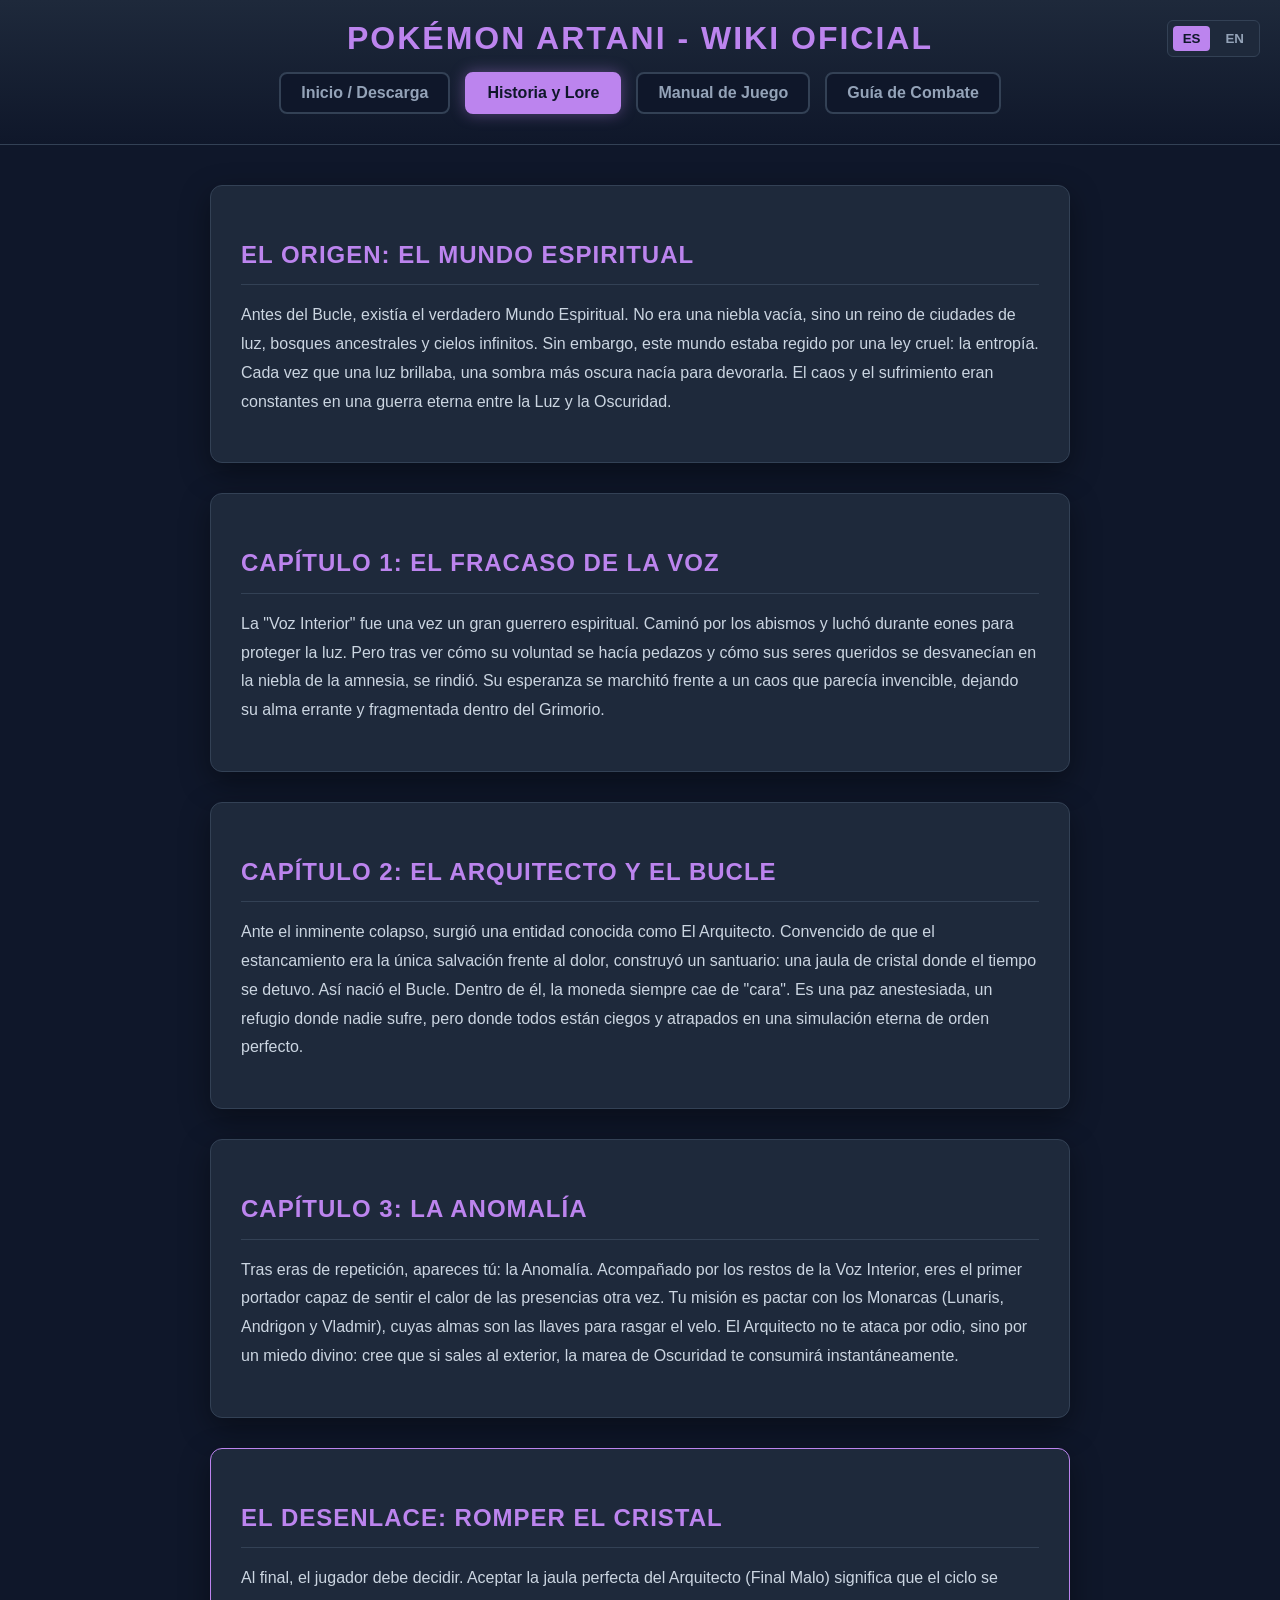
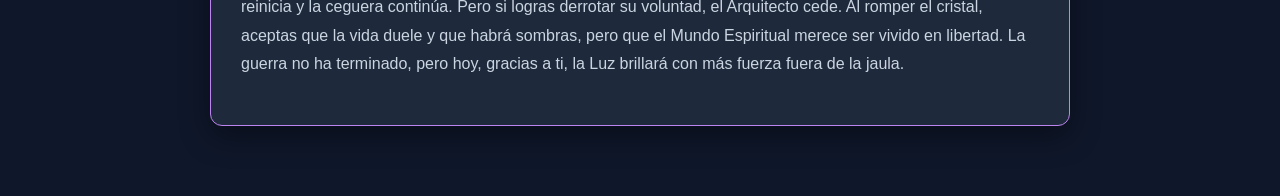
<file: ArtaniWeb/historia.html>
<!DOCTYPE html>
<html lang="es">
<head>
    <meta charset="UTF-8">
    <meta name="viewport" content="width=device-width, initial-scale=1.0">
    <title>Historia y Lore - Pokémon Artani</title>
    <link rel="stylesheet" href="css/style.css">
    <style>
        body.lang-en .lang-es { display: none !important; }
        body.lang-es .lang-en { display: none !important; }
        .lore-container { max-width: 900px; margin: 0 auto; }
        .chapter-title { color: #bc84ee; text-transform: uppercase; letter-spacing: 1px; margin-bottom: 15px; }
        .lore-text { font-size: 16px; line-height: 1.8; color: #cbd5e1; }
    </style>
</head>
<body class="lang-es">

    <div class="lang-toggle">
        <button id="btn-es" class="lang-btn active" onclick="setLanguage('es')">ES</button>
        <button id="btn-en" class="lang-btn" onclick="setLanguage('en')">EN</button>
    </div>

    <header class="main-header">
        <h1>Pokémon Artani - Wiki Oficial</h1>
        <div class="main-nav">
            <a href="index.html" class="main-tab">
                <span class="lang-es">Inicio / Descarga</span><span class="lang-en">Home / Download</span>
            </a>
            <a href="historia.html" class="main-tab active-tab">
                <span class="lang-es">Historia y Lore</span><span class="lang-en">History & Lore</span>
            </a>
            <a href="manual.html" class="main-tab">
                <span class="lang-es">Manual de Juego</span><span class="lang-en">Game Manual</span>
            </a>
            <a href="grimorio.html" class="main-tab">
                <span class="lang-es">Guía de Combate</span><span class="lang-en">Combat Guide</span>
            </a>
        </div>
    </header>

    <div class="container lore-container">
        
        <div class="content-box">
            <h2 class="chapter-title">
                <span class="lang-es">El Origen: El Mundo Espiritual</span>
                <span class="lang-en">The Origin: The Spiritual World</span>
            </h2>
            <p class="lore-text lang-es">
                Antes del Bucle, existía el verdadero Mundo Espiritual. No era una niebla vacía, sino un reino de ciudades de luz, bosques ancestrales y cielos infinitos. Sin embargo, este mundo estaba regido por una ley cruel: la entropía. Cada vez que una luz brillaba, una sombra más oscura nacía para devorarla. El caos y el sufrimiento eran constantes en una guerra eterna entre la Luz y la Oscuridad.
            </p>
            <p class="lore-text lang-en">
                Before the Loop, the true Spiritual World existed. It was not an empty mist, but a realm of cities of light, ancient forests, and infinite skies. However, this world was ruled by a cruel law: entropy. Every time a light shined, a darker shadow was born to devour it. Chaos and suffering were constant in an eternal war between Light and Darkness.
            </p>
        </div>

        <div class="content-box">
            <h2 class="chapter-title">
                <span class="lang-es">Capítulo 1: El Fracaso de la Voz</span>
                <span class="lang-en">Chapter 1: The Failure of the Voice</span>
            </h2>
            <p class="lore-text lang-es">
                La "Voz Interior" fue una vez un gran guerrero espiritual. Caminó por los abismos y luchó durante eones para proteger la luz. Pero tras ver cómo su voluntad se hacía pedazos y cómo sus seres queridos se desvanecían en la niebla de la amnesia, se rindió. Su esperanza se marchitó frente a un caos que parecía invencible, dejando su alma errante y fragmentada dentro del Grimorio.
            </p>
            <p class="lore-text lang-en">
                The "Inner Voice" was once a great spiritual warrior. He walked through the abysses and fought for eons to protect the light. But after seeing his will shattered and his loved ones vanish into the mist of amnesia, he gave up. His hope withered in the face of a chaos that seemed invincible, leaving his wandering and fragmented soul within the Grimoire.
            </p>
        </div>

        <div class="content-box">
            <h2 class="chapter-title">
                <span class="lang-es">Capítulo 2: El Arquitecto y el Bucle</span>
                <span class="lang-en">Chapter 2: The Architect and the Loop</span>
            </h2>
            <p class="lore-text lang-es">
                Ante el inminente colapso, surgió una entidad conocida como El Arquitecto. Convencido de que el estancamiento era la única salvación frente al dolor, construyó un santuario: una jaula de cristal donde el tiempo se detuvo. Así nació el Bucle. Dentro de él, la moneda siempre cae de "cara". Es una paz anestesiada, un refugio donde nadie sufre, pero donde todos están ciegos y atrapados en una simulación eterna de orden perfecto.
            </p>
            <p class="lore-text lang-en">
                Faced with the imminent collapse, an entity known as The Architect emerged. Convinced that stagnation was the only salvation from pain, he built a sanctuary: a glass cage where time stood still. Thus, the Loop was born. Inside it, the coin always lands on "heads." It is an anesthetized peace, a refuge where no one suffers, but where everyone is blind and trapped in an eternal simulation of perfect order.
            </p>
        </div>

        <div class="content-box">
            <h2 class="chapter-title">
                <span class="lang-es">Capítulo 3: La Anomalía</span>
                <span class="lang-en">Chapter 3: The Anomaly</span>
            </h2>
            <p class="lore-text lang-es">
                Tras eras de repetición, apareces tú: la Anomalía. Acompañado por los restos de la Voz Interior, eres el primer portador capaz de sentir el calor de las presencias otra vez. Tu misión es pactar con los Monarcas (Lunaris, Andrigon y Vladmir), cuyas almas son las llaves para rasgar el velo. El Arquitecto no te ataca por odio, sino por un miedo divino: cree que si sales al exterior, la marea de Oscuridad te consumirá instantáneamente.
            </p>
            <p class="lore-text lang-en">
                After eras of repetition, you appear: the Anomaly. Accompanied by the remains of the Inner Voice, you are the first bearer capable of feeling the warmth of presences again. Your mission is to pact with the Monarchs (Lunaris, Andrigon, and Vladmir), whose souls are the keys to tear the veil. The Architect does not attack you out of hatred, but out of divine fear: he believes that if you go outside, the tide of Darkness will consume you instantly.
            </p>
        </div>

        <div class="content-box" style="border-color: #bc84ee;">
            <h2 class="chapter-title">
                <span class="lang-es">El Desenlace: Romper el Cristal</span>
                <span class="lang-en">The Resolution: Breaking the Glass</span>
            </h2>
            <p class="lore-text lang-es">
                Al final, el jugador debe decidir. Aceptar la jaula perfecta del Arquitecto (Final Malo) significa que el ciclo se reinicia y la ceguera continúa. Pero si logras derrotar su voluntad, el Arquitecto cede. Al romper el cristal, aceptas que la vida duele y que habrá sombras, pero que el Mundo Espiritual merece ser vivido en libertad. La guerra no ha terminado, pero hoy, gracias a ti, la Luz brillará con más fuerza fuera de la jaula.
            </p>
            <p class="lore-text lang-en">
                In the end, the player must decide. Accepting the Architect's perfect cage (Bad Ending) means the cycle resets and the blindness continues. But if you manage to defeat his will, the Architect yields. By breaking the glass, you accept that life hurts and that there will be shadows, but that the Spiritual World deserves to be lived in freedom. The war is not over, but today, thanks to you, the Light will shine brighter outside the cage.
            </p>
        </div>

    </div>

    <script>
        function setLanguage(lang) {
            document.body.className = 'lang-' + lang;
            document.getElementById('btn-es').className = lang === 'es' ? 'lang-btn active' : 'lang-btn';
            document.getElementById('btn-en').className = lang === 'en' ? 'lang-btn active' : 'lang-btn';
        }
    </script>
</body>
</html>
</file>
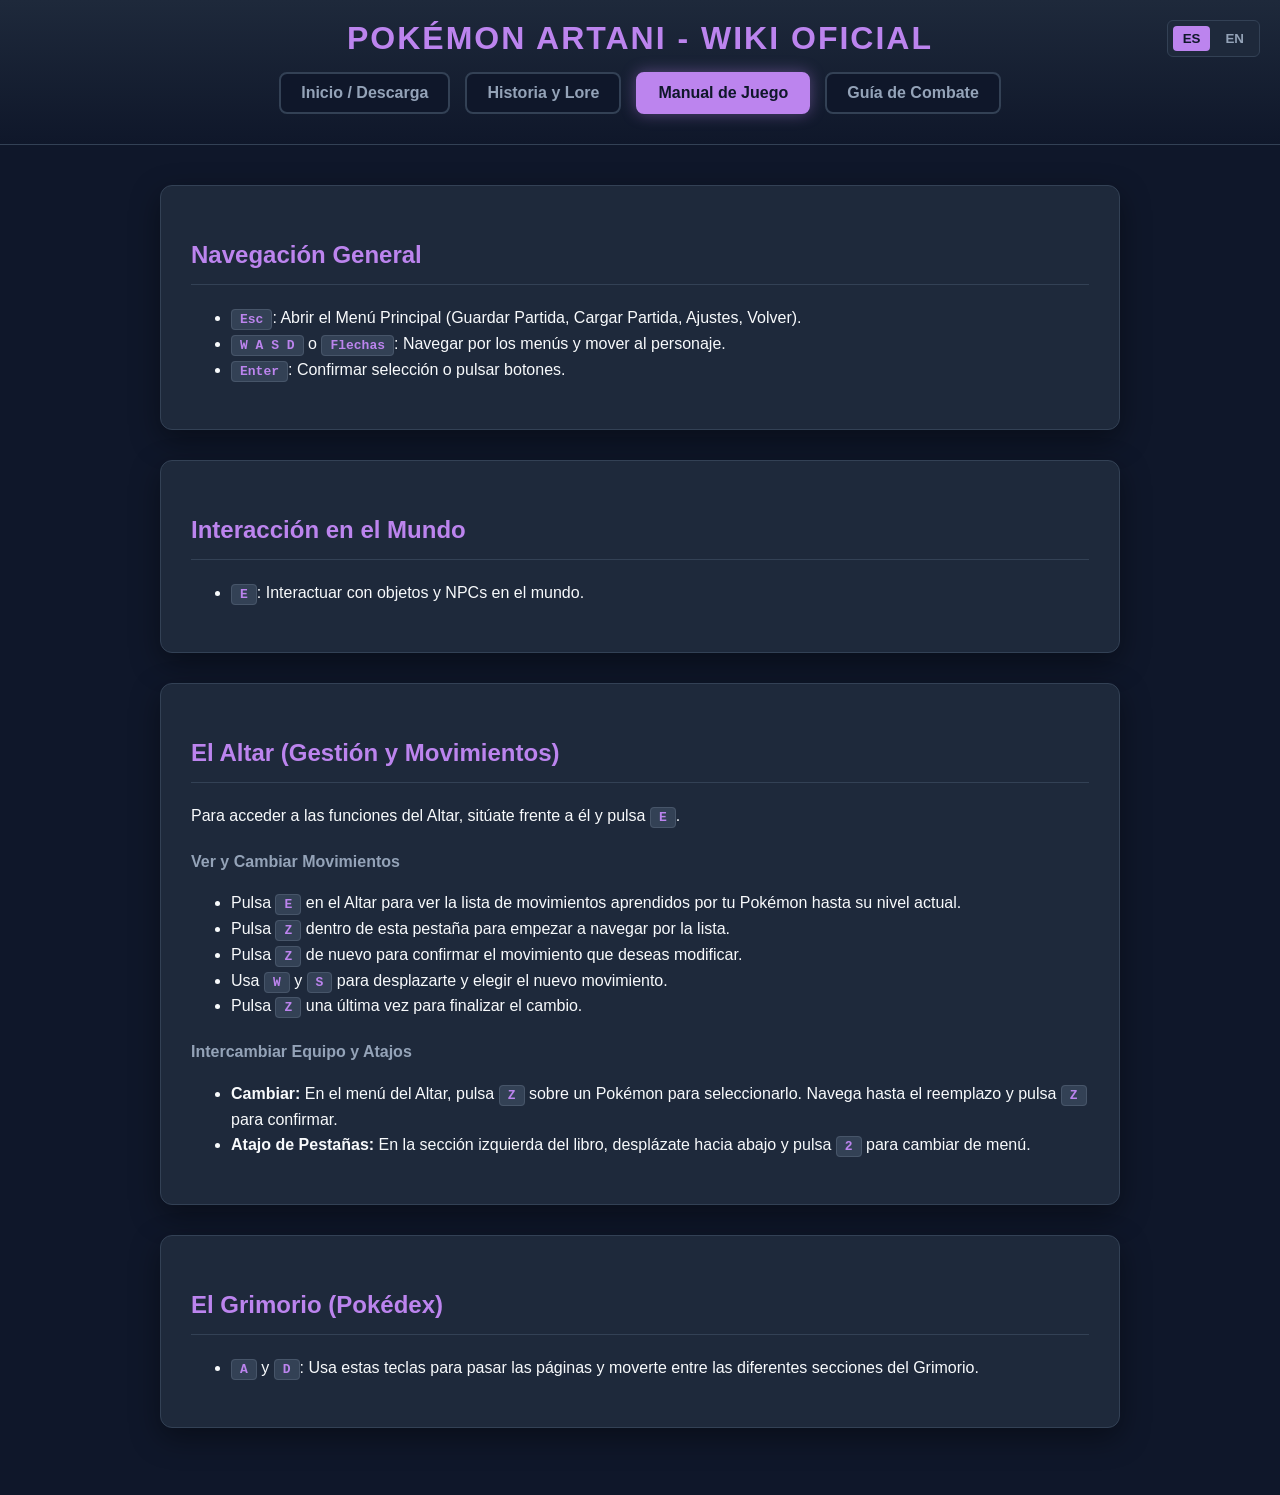
<file: ArtaniWeb/manual.html>
<!DOCTYPE html>
<html lang="es">
<head>
    <meta charset="UTF-8">
    <meta name="viewport" content="width=device-width, initial-scale=1.0">
    <title>Pokémon Artani - Manual</title>
    <link rel="stylesheet" href="css/style.css">
    <style>
        body.lang-en .lang-es { display: none !important; }
        body.lang-es .lang-en { display: none !important; }
        .control-key { background: #334155; padding: 2px 8px; border-radius: 4px; border: 1px solid #475569; font-family: monospace; color: #bc84ee; font-weight: bold;}
    </style>
</head>
<body class="lang-es">

    <div class="lang-toggle">
        <button id="btn-es" class="lang-btn active" onclick="setLanguage('es')">ES</button>
        <button id="btn-en" class="lang-btn" onclick="setLanguage('en')">EN</button>
    </div>

    <header class="main-header">
        <h1>Pokémon Artani - Wiki Oficial</h1>
        <div class="main-nav">
            <a href="index.html" class="main-tab">
                <span class="lang-es">Inicio / Descarga</span><span class="lang-en">Home / Download</span>
            </a>
            <a href="historia.html" class="main-tab">
                <span class="lang-es">Historia y Lore</span><span class="lang-en">History & Lore</span>
            </a>
            <a href="manual.html" class="main-tab active-tab">
                <span class="lang-es">Manual de Juego</span><span class="lang-en">Game Manual</span>
            </a>
            <a href="grimorio.html" class="main-tab">
                <span class="lang-es">Guía de Combate</span><span class="lang-en">Combat Guide</span>
            </a>
        </div>
    </header>

    <div class="container">
        
        <div class="content-box">
            <h2>
                <span class="lang-es">Navegación General</span>
                <span class="lang-en">General Navigation</span>
            </h2>
            <ul class="lang-es">
                <li><span class="control-key">Esc</span>: Abrir el Menú Principal (Guardar Partida, Cargar Partida, Ajustes, Volver).</li>
                <li><span class="control-key">W A S D</span> o <span class="control-key">Flechas</span>: Navegar por los menús y mover al personaje.</li>
                <li><span class="control-key">Enter</span>: Confirmar selección o pulsar botones.</li>
            </ul>
            <ul class="lang-en">
                <li><span class="control-key">Esc</span>: Open Main Menu (Save Game, Load Game, Settings, Back).</li>
                <li><span class="control-key">W A S D</span> or <span class="control-key">Arrow Keys</span>: Navigate through menus and move the character.</li>
                <li><span class="control-key">Enter</span>: Confirm selection or press buttons.</li>
            </ul>
        </div>

        <div class="content-box">
            <h2>
                <span class="lang-es">Interacción en el Mundo</span>
                <span class="lang-en">Interaction</span>
            </h2>
            <ul class="lang-es">
                <li><span class="control-key">E</span>: Interactuar con objetos y NPCs en el mundo.</li>
            </ul>
            <ul class="lang-en">
                <li><span class="control-key">E</span>: Interact with objects and NPCs in the world.</li>
            </ul>
        </div>

        <div class="content-box">
            <h2>
                <span class="lang-es">El Altar (Gestión y Movimientos)</span>
                <span class="lang-en">The Altar (Pokémon Management & Moves)</span>
            </h2>
            <p class="lang-es">Para acceder a las funciones del Altar, sitúate frente a él y pulsa <span class="control-key">E</span>.</p>
            <p class="lang-en">To access the Altar features, stand in front of it and press <span class="control-key">E</span>.</p>

            <h3 style="color: #94a3b8; font-size: 16px; margin-top: 20px;">
                <span class="lang-es">Ver y Cambiar Movimientos</span>
                <span class="lang-en">Viewing Learned Moves</span>
            </h3>
            <ul class="lang-es">
                <li>Pulsa <span class="control-key">E</span> en el Altar para ver la lista de movimientos aprendidos por tu Pokémon hasta su nivel actual.</li>
                <li>Pulsa <span class="control-key">Z</span> dentro de esta pestaña para empezar a navegar por la lista.</li>
                <li>Pulsa <span class="control-key">Z</span> de nuevo para confirmar el movimiento que deseas modificar.</li>
                <li>Usa <span class="control-key">W</span> y <span class="control-key">S</span> para desplazarte y elegir el nuevo movimiento.</li>
                <li>Pulsa <span class="control-key">Z</span> una última vez para finalizar el cambio.</li>
            </ul>
            <ul class="lang-en">
                <li>Press <span class="control-key">E</span> while at the Altar to view the list of moves learned by your Pokémon up to its current level.</li>
                <li>Press <span class="control-key">Z</span> within this tab to start navigating through the move list.</li>
                <li>Press <span class="control-key">Z</span> again to confirm the move you wish to modify.</li>
                <li>Use <span class="control-key">W</span> and <span class="control-key">S</span> to cycle through and select the move you want to change.</li>
                <li>Press <span class="control-key">Z</span> one last time to finalize the change.</li>
            </ul>

            <h3 style="color: #94a3b8; font-size: 16px; margin-top: 20px;">
                <span class="lang-es">Intercambiar Equipo y Atajos</span>
                <span class="lang-en">Swapping Team & Shortcuts</span>
            </h3>
            <ul class="lang-es">
                <li><strong>Cambiar:</strong> En el menú del Altar, pulsa <span class="control-key">Z</span> sobre un Pokémon para seleccionarlo. Navega hasta el reemplazo y pulsa <span class="control-key">Z</span> para confirmar.</li>
                <li><strong>Atajo de Pestañas:</strong> En la sección izquierda del libro, desplázate hacia abajo y pulsa <span class="control-key">2</span> para cambiar de menú.</li>
            </ul>
            <ul class="lang-en">
                <li><strong>Swap:</strong> Within the Altar menu, press <span class="control-key">Z</span> over a Pokémon to select it for swapping. Navigate to the replacement slot and press <span class="control-key">Z</span> to confirm.</li>
                <li><strong>Menu Shortcut:</strong> On the left-hand page/section, scroll down and press <span class="control-key">2</span> to switch between menu tabs.</li>
            </ul>
        </div>

        <div class="content-box">
            <h2>
                <span class="lang-es">El Grimorio (Pokédex)</span>
                <span class="lang-en">The Grimoire (Pokédex)</span>
            </h2>
            <ul class="lang-es">
                <li><span class="control-key">A</span> y <span class="control-key">D</span>: Usa estas teclas para pasar las páginas y moverte entre las diferentes secciones del Grimorio.</li>
            </ul>
            <ul class="lang-en">
                <li><span class="control-key">A</span> and <span class="control-key">D</span>: Use these keys to flip through pages and move between different sections of the Grimoire.</li>
            </ul>
        </div>

    </div>

    <script>
        function setLanguage(lang) {
            document.body.className = 'lang-' + lang;
            document.getElementById('btn-es').className = lang === 'es' ? 'lang-btn active' : 'lang-btn';
            document.getElementById('btn-en').className = lang === 'en' ? 'lang-btn active' : 'lang-btn';
        }
    </script>
</body>
</html>
</file>
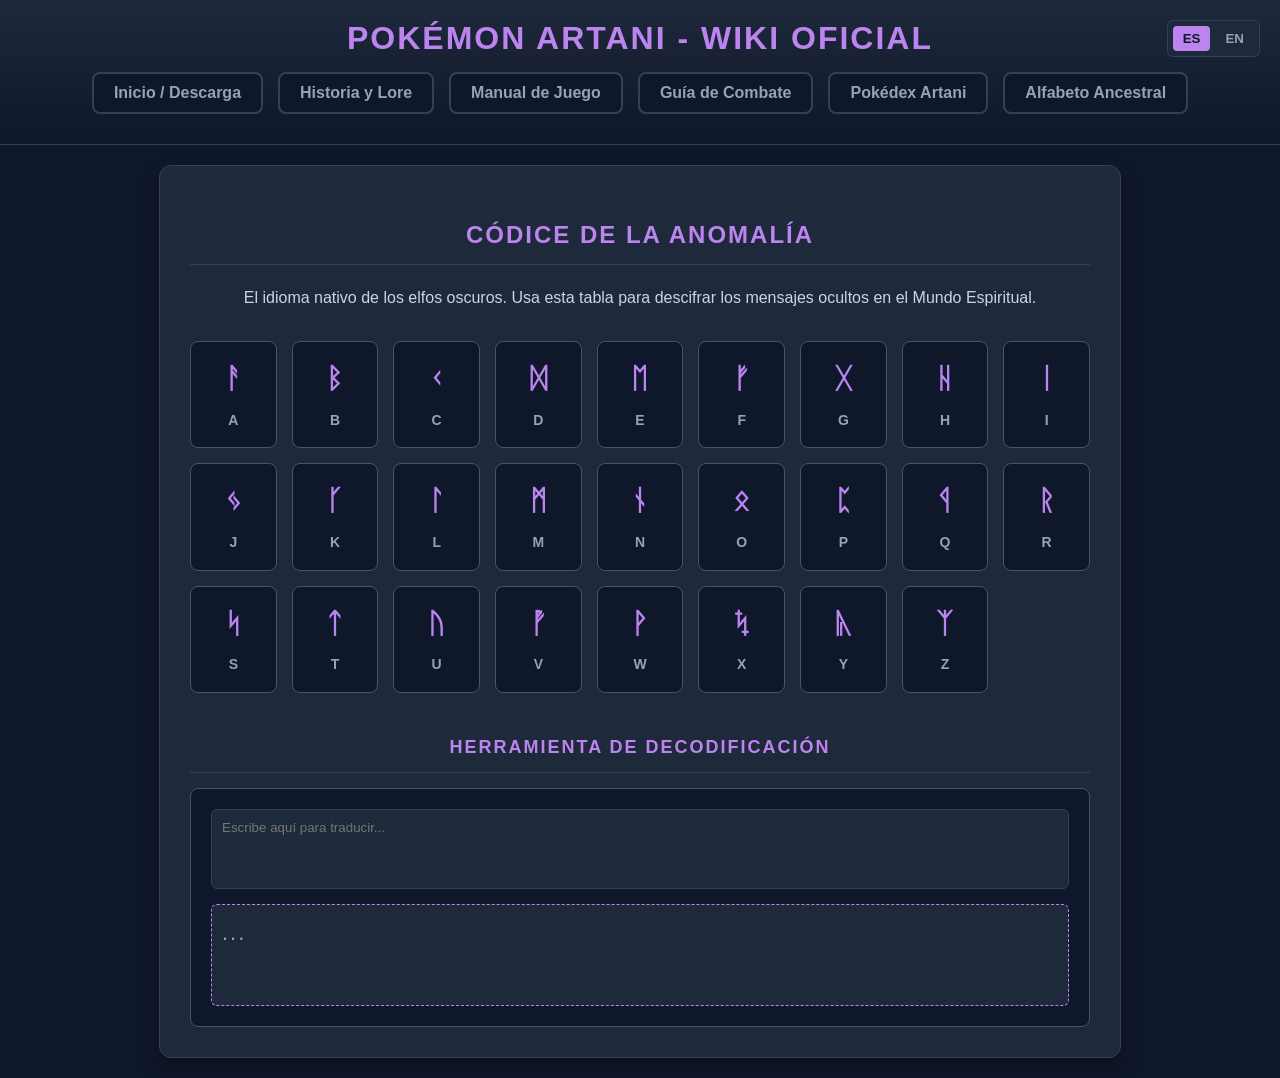
<file: docs/alfabeto.html>
<!DOCTYPE html>
<html lang="es">
<head>
    <meta charset="UTF-8">
    <meta name="viewport" content="width=device-width, initial-scale=1.0">
    <title>Alfabeto Ancestral - Pokémon Artani</title>
    <link rel="stylesheet" href="css/style.css">
    <style>
        body.lang-en .lang-es { display: none !important; }
        body.lang-es .lang-en { display: none !important; }

        .content-box {
            background: #1e293b;
            border: 1px solid #334155;
            border-radius: 12px;
            padding: 30px;
            max-width: 900px;
            width: 90%;
            margin: 20px auto;
            box-shadow: 0 10px 20px rgba(0, 0, 0, 0.3);
        }

        h2 { color: #bc84ee; text-transform: uppercase; text-align: center; letter-spacing: 2px;}
        p { color: #cbd5e1; line-height: 1.6; text-align: center; margin-bottom: 30px; }

        /* Cuadrícula del Alfabeto */
        .alphabet-grid {
            display: grid;
            grid-template-columns: repeat(auto-fill, minmax(80px, 1fr));
            gap: 15px;
            margin-bottom: 40px;
        }

        .rune-card {
            background: #0f172a;
            border: 1px solid #475569;
            border-radius: 8px;
            padding: 15px 10px;
            text-align: center;
            transition: transform 0.2s, border-color 0.2s;
        }

        .rune-card:hover { transform: translateY(-3px); border-color: #bc84ee; }
        
        .rune-char { font-size: 28px; color: #bc84ee; display: block; margin-bottom: 5px; font-weight: bold;}
        .latin-char { font-size: 14px; color: #94a3b8; font-weight: bold; text-transform: uppercase;}

        /* Traductor Interactivo */
        .translator-container {
            background: #0f172a;
            padding: 20px;
            border-radius: 8px;
            border: 1px solid #475569;
            display: flex;
            flex-direction: column;
            gap: 15px;
        }

        textarea {
            width: 100%;
            height: 80px;
            background: #1e293b;
            border: 1px solid #334155;
            color: #f8fafc;
            padding: 10px;
            border-radius: 6px;
            font-family: inherit;
            resize: none;
            box-sizing: border-box;
        }

        textarea:focus { outline: none; border-color: #bc84ee; }

        .output-box {
            min-height: 80px;
            background: #1e293b;
            border: 1px dashed #bc84ee;
            color: #bc84ee;
            padding: 10px;
            border-radius: 6px;
            font-size: 22px;
            word-wrap: break-word;
            letter-spacing: 2px;
        }
    </style>
</head>
<body class="lang-es">

    <div class="lang-toggle">
        <button id="btn-es" class="lang-btn active" onclick="setLanguage('es')">ES</button>
        <button id="btn-en" class="lang-btn" onclick="setLanguage('en')">EN</button>
    </div>

    <header class="main-header">
        <h1>Pokémon Artani - Wiki Oficial</h1>
        <div class="main-nav">
            <a href="index.html" class="main-tab" id="nav-index">
                <span class="lang-es">Inicio / Descarga</span><span class="lang-en">Home / Download</span>
            </a>
            <a href="historia.html" class="main-tab" id="nav-historia">
                <span class="lang-es">Historia y Lore</span><span class="lang-en">History & Lore</span>
            </a>
            <a href="manual.html" class="main-tab" id="nav-manual">
                <span class="lang-es">Manual de Juego</span><span class="lang-en">Game Manual</span>
            </a>
            <a href="grimorio.html" class="main-tab" id="nav-grimorio">
                <span class="lang-es">Guía de Combate</span><span class="lang-en">Combat Guide</span>
            </a>
            <a href="pokedex.html" class="main-tab" id="nav-pokedex">
                <span class="lang-es">Pokédex Artani</span><span class="lang-en">Artani Pokédex</span>
            </a>
            <a href="alfabeto.html" class="main-tab" id="nav-alfabeto">
                <span class="lang-es">Alfabeto Ancestral</span><span class="lang-en">Ancestral Alphabet</span>
            </a>
        </div>
    </header>

    <div class="content-box">
        <h2>
            <span class="lang-es">Códice de la Anomalía</span>
            <span class="lang-en">Codex of the Anomaly</span>
        </h2>
        <p>
            <span class="lang-es">El idioma nativo de los elfos oscuros. Usa esta tabla para descifrar los mensajes ocultos en el Mundo Espiritual.</span>
            <span class="lang-en">The native language of the dark elves. Use this chart to decipher hidden messages within the Spiritual World.</span>
        </p>

        <div class="alphabet-grid" id="alphabet-grid"></div>

        <h2 style="margin-top: 40px; font-size: 18px;">
            <span class="lang-es">Herramienta de Decodificación</span>
            <span class="lang-en">Decoding Tool</span>
        </h2>
        
        <div class="translator-container">
            <textarea id="inputText" placeholder="Escribe aquí para traducir..." oninput="translateText()"></textarea>
            <div class="output-box" id="outputText">...</div>
        </div>
    </div>

    <script>
        // Diccionario Rúnico
        const runeMap = {
            'A': 'ᚨ', 'B': 'ᛒ', 'C': 'ᚲ', 'D': 'ᛞ', 'E': 'ᛖ',
            'F': 'ᚠ', 'G': 'ᚷ', 'H': 'ᚺ', 'I': 'ᛁ', 'J': 'ᛃ',
            'K': 'ᚴ', 'L': 'ᛚ', 'M': 'ᛗ', 'N': 'ᚾ', 'O': 'ᛟ',
            'P': 'ᛈ', 'Q': 'ᛩ', 'R': 'ᚱ', 'S': 'ᛋ', 'T': 'ᛏ',
            'U': 'ᚢ', 'V': 'ᚡ', 'W': 'ᚹ', 'X': 'ᛪ', 'Y': 'ᚣ', 'Z': 'ᛉ'
        };

        // Generar las cartas del alfabeto
        const grid = document.getElementById('alphabet-grid');
        for (const [letter, rune] of Object.entries(runeMap)) {
            const card = document.createElement('div');
            card.className = 'rune-card';
            card.innerHTML = `<span class="rune-char">${rune}</span><span class="latin-char">${letter}</span>`;
            grid.appendChild(card);
        }

        // Traductor en tiempo real
        function translateText() {
            const input = document.getElementById('inputText').value.toUpperCase();
            let result = '';
            for (let char of input) {
                // Mapeamos tildes para que el jugador no se frustre
                if (char === 'Á') char = 'A';
                if (char === 'É') char = 'E';
                if (char === 'Í') char = 'I';
                if (char === 'Ó') char = 'O';
                if (char === 'Ú') char = 'U';
                
                result += runeMap[char] || char; // Si no existe en el dic (como un espacio o coma), lo deja igual
            }
            document.getElementById('outputText').innerText = result || '...';
        }

        // Sistema de idiomas
        function setLanguage(lang) {
            document.body.className = 'lang-' + lang;
            document.getElementById('btn-es').className = lang === 'es' ? 'lang-btn active' : 'lang-btn';
            document.getElementById('btn-en').className = lang === 'en' ? 'lang-btn active' : 'lang-btn';
            
            document.getElementById('inputText').placeholder = lang === 'es' ? 'Escribe aquí para traducir...' : 'Type here to translate...';
        }
    </script>
</body>
</html>
</file>
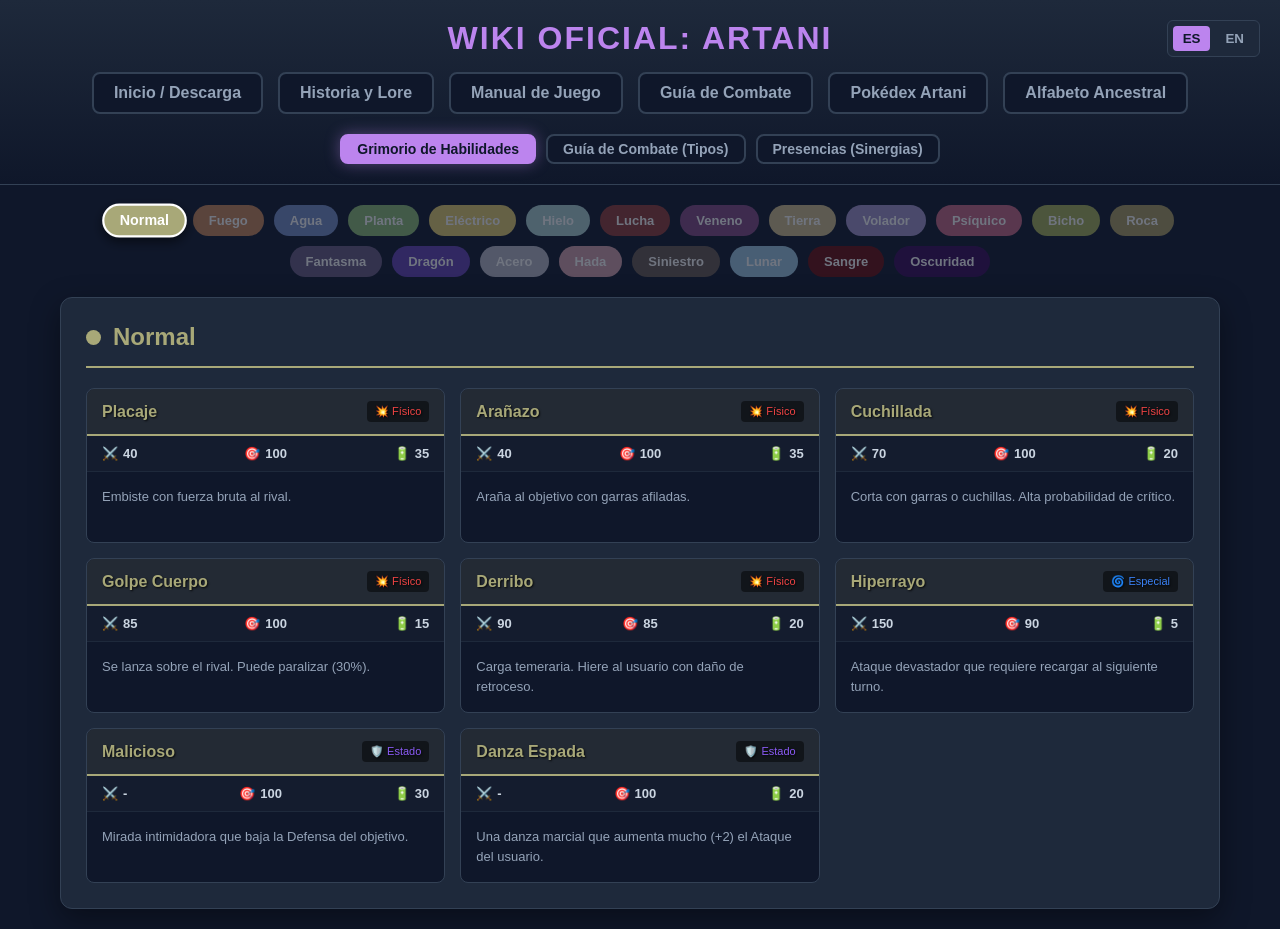
<file: docs/grimorio.html>
<!DOCTYPE html>
<html lang="es">

<head>
    <meta charset="UTF-8">
    <meta name="viewport" content="width=device-width, initial-scale=1.0">
    <title>Guía de Combate - Pokémon Artani</title>
    <style>
        /* --- ESTILOS GENERALES --- */
        body {
            background-color: #0f172a;
            color: #f8fafc;
            font-family: 'Segoe UI', Tahoma, Geneva, Verdana, sans-serif;
            margin: 0;
            padding: 0;
            display: flex;
            flex-direction: column;
            align-items: center;
            min-height: 100vh;
        }

        /* --- HEADER Y NAVEGACIÓN PRINCIPAL --- */
        .main-header {
            width: 100%;
            text-align: center;
            padding: 20px;
            background: linear-gradient(180deg, #1e293b, #0f172a);
            border-bottom: 1px solid #334155;
            box-sizing: border-box;
            position: relative;
        }

        h1 {
            text-transform: uppercase;
            letter-spacing: 2px;
            color: #bc84ee;
            margin: 0 0 15px 0;
        }

        .main-nav {
            display: flex;
            justify-content: center;
            gap: 15px;
            margin-bottom: 10px;
            flex-wrap: wrap;
        }

        .main-tab {
            background: #0f172a;
            color: #94a3b8;
            border: 2px solid #334155;
            padding: 10px 20px;
            border-radius: 8px;
            font-weight: bold;
            font-size: 16px;
            cursor: pointer;
            transition: all 0.3s ease;
            text-decoration: none;
            /* Quitamos el subrayado a los enlaces */
        }

        .main-tab:hover {
            border-color: #bc84ee;
            color: #fff;
        }

        .main-tab.active-tab {
            background: #bc84ee;
            color: #0f172a;
            border-color: #bc84ee;
            box-shadow: 0 0 15px rgba(188, 132, 238, 0.4);
        }

        .lang-toggle {
            position: absolute;
            top: 20px;
            right: 20px;
            display: flex;
            gap: 5px;
            background: #1e293b;
            padding: 5px;
            border-radius: 6px;
            border: 1px solid #334155;
            z-index: 100;
        }

        .lang-btn {
            background: transparent;
            color: #94a3b8;
            border: none;
            padding: 5px 10px;
            cursor: pointer;
            font-weight: bold;
            border-radius: 4px;
            transition: all 0.2s;
        }

        .lang-btn:hover {
            color: #f8fafc;
        }

        .lang-btn.active {
            background: #bc84ee;
            color: #0f172a;
        }

        /* --- CONTENEDORES DE PANTALLAS --- */
        .screen-section {
            display: none;
            width: 100%;
            max-width: 1200px;
            padding: 20px;
            box-sizing: border-box;
            animation: fadeIn 0.4s ease-out;
        }

        .screen-section.visible {
            display: flex;
            flex-direction: column;
            align-items: center;
        }

        @keyframes fadeIn {
            from {
                opacity: 0;
                transform: translateY(10px);
            }

            to {
                opacity: 1;
                transform: translateY(0);
            }
        }

        /* --- ESTILOS: GRIMORIO --- */
        .type-nav {
            display: flex;
            flex-wrap: wrap;
            justify-content: center;
            gap: 10px;
            margin-bottom: 20px;
        }

        .nav-badge {
            padding: 6px 14px;
            border-radius: 20px;
            color: white;
            border: 2px solid transparent;
            font-size: 13px;
            font-weight: bold;
            cursor: pointer;
            opacity: 0.4;
            filter: grayscale(40%);
            transition: all 0.2s ease;
        }

        .nav-badge:hover {
            opacity: 0.8;
            transform: translateY(-2px);
        }

        .nav-badge.active-badge {
            opacity: 1;
            filter: grayscale(0%);
            transform: scale(1.1);
            border-color: #fff;
            box-shadow: 0 4px 10px rgba(0, 0, 0, 0.5);
            z-index: 10;
        }

        .type-section {
            background: #1e293b;
            border-radius: 12px;
            padding: 25px;
            border: 1px solid #334155;
            display: none;
            width: 100%;
            box-sizing: border-box;
            box-shadow: 0 10px 30px rgba(0, 0, 0, 0.4);
        }

        .type-header {
            margin-top: 0;
            padding-bottom: 15px;
            border-bottom: 2px solid;
            display: flex;
            align-items: center;
            gap: 12px;
            font-size: 24px;
        }

        .moves-grid {
            display: grid;
            grid-template-columns: repeat(auto-fill, minmax(280px, 1fr));
            gap: 15px;
            margin-top: 20px;
        }

        .move-card {
            background: #0f172a;
            border: 1px solid #334155;
            border-radius: 8px;
            overflow: hidden;
            transition: transform 0.2s, border-color 0.2s;
        }

        .move-card:hover {
            transform: translateY(-5px);
            border-color: #bc84ee;
            box-shadow: 0 5px 15px rgba(0, 0, 0, 0.5);
        }

        .card-header {
            padding: 12px 15px;
            display: flex;
            justify-content: space-between;
            align-items: center;
            color: white;
            text-shadow: 1px 1px 2px rgba(0, 0, 0, 0.8);
        }

        .move-name {
            font-weight: bold;
            font-size: 16px;
        }

        .move-cat {
            font-size: 11px;
            padding: 4px 8px;
            background: rgba(0, 0, 0, 0.5);
            border-radius: 4px;
        }

        .card-stats {
            display: flex;
            justify-content: space-between;
            padding: 10px 15px;
            background: rgba(255, 255, 255, 0.02);
            border-bottom: 1px solid #1e293b;
            font-size: 13px;
        }

        .stat-item {
            display: flex;
            align-items: center;
            gap: 5px;
            color: #cbd5e1;
        }

        .card-desc {
            padding: 15px;
            font-size: 13px;
            color: #94a3b8;
            line-height: 1.5;
            min-height: 40px;
        }

        /* --- ESTILOS: TABLA DE TIPOS --- */
        .instructions {
            background-color: #1e293b;
            border-left: 4px solid #bc84ee;
            padding: 15px 20px;
            border-radius: 4px;
            max-width: 800px;
            margin-bottom: 20px;
            font-size: 15px;
            color: #cbd5e1;
            line-height: 1.5;
            width: 100%;
            box-sizing: border-box;
        }

        #live-translator {
            background: linear-gradient(135deg, #1e293b, #0f172a);
            border: 2px solid #475569;
            border-radius: 8px;
            padding: 15px 25px;
            margin-bottom: 20px;
            min-height: 30px;
            width: 100%;
            max-width: 800px;
            text-align: center;
            font-size: 18px;
            font-weight: bold;
            box-shadow: 0 0 20px rgba(188, 132, 238, 0.2);
            display: flex;
            justify-content: center;
            align-items: center;
            box-sizing: border-box;
        }

        .table-container {
            max-width: 100%;
            overflow-x: auto;
            border-radius: 12px;
            background-color: #1e293b;
            border: 1px solid #334155;
            box-shadow: 0 10px 30px rgba(0, 0, 0, 0.5);
        }

        table {
            border-collapse: collapse;
            text-align: center;
            font-size: 13px;
            font-weight: bold;
        }

        th {
            background-color: #0f172a;
            padding: 8px;
            border: 1px solid #334155;
            position: sticky;
            z-index: 2;
        }

        th:first-child {
            left: 0;
            z-index: 3;
            background-color: #1e293b;
            text-align: right;
            padding-right: 15px;
        }

        thead th {
            top: 0;
            writing-mode: vertical-rl;
            transform: rotate(180deg);
            height: 110px;
            text-align: left;
            padding-left: 10px;
            white-space: nowrap;
        }

        thead th:first-child {
            writing-mode: horizontal-tb;
            transform: none;
            text-align: center;
            height: auto;
            color: #94a3b8;
            font-size: 12px;
        }

        td {
            width: 38px;
            height: 38px;
            border: 1px solid #334155;
            cursor: pointer;
            transition: all 0.1s;
            color: #475569;
        }

        td:hover {
            background-color: #334155;
            box-shadow: inset 0 0 0 2px #bc84ee;
            color: #fff;
        }

        .type-badge-table {
            display: inline-block;
            padding: 4px 8px;
            border-radius: 4px;
            color: white;
            font-size: 12px;
            width: 80px;
            text-align: center;
            text-shadow: 1px 1px 2px rgba(0, 0, 0, 0.8);
        }

        .eff-super {
            background-color: rgba(34, 197, 94, 0.15);
            color: #4ade80;
            font-size: 15px;
        }

        .eff-weak {
            background-color: rgba(239, 68, 68, 0.12);
            color: #f87171;
        }

        .eff-immune {
            background-color: rgba(0, 0, 0, 0.6);
            color: #64748b;
            font-weight: normal;
        }

        td.locked-cell {
            background-color: #475569 !important;
            color: #fff !important;
            box-shadow: inset 0 0 0 3px #bc84ee, 0 0 10px rgba(188, 132, 238, 0.5) !important;
        }

        .hover-row,
        .hover-col,
        .locked-row,
        .locked-col {
            background-color: rgba(255, 255, 255, 0.05);
        }

        .legend {
            display: flex;
            flex-wrap: wrap;
            justify-content: center;
            gap: 20px;
            margin-top: 20px;
            background: #1e293b;
            padding: 15px;
            border-radius: 8px;
            border: 1px solid #334155;
            width: 100%;
            max-width: 800px;
            box-sizing: border-box;
        }

        .legend-item {
            display: flex;
            align-items: center;
            gap: 8px;
            font-size: 14px;
        }

        .box {
            width: 20px;
            height: 20px;
            border-radius: 4px;
            display: grid;
            place-items: center;
            font-weight: bold;
            font-size: 12px;
        }

        .box.super {
            background-color: rgba(34, 197, 94, 0.2);
            color: #4ade80;
        }

        .box.weak {
            background-color: rgba(239, 68, 68, 0.15);
            color: #f87171;
        }

        .box.immune {
            background-color: rgba(0, 0, 0, 0.6);
            color: #64748b;
        }

        .box.normal {
            border: 1px solid #334155;
            color: #475569;
        }

        .text-super {
            color: #4ade80;
        }

        .text-weak {
            color: #f87171;
        }

        .text-immune {
            color: #94a3b8;
        }

        .text-normal {
            color: #f8fafc;
        }

        .text-locked {
            color: #bc84ee;
            font-size: 14px;
            display: block;
            margin-bottom: 4px;
        }

        /* --- ESTILOS: SINERGIAS --- */
        .syn-grid {
            display: grid;
            grid-template-columns: repeat(auto-fill, minmax(350px, 1fr));
            gap: 20px;
            width: 100%;
            margin-top: 20px;
        }

        .syn-card {
            background: #1e293b;
            border-radius: 12px;
            border: 1px solid #334155;
            padding: 20px;
            position: relative;
            overflow: hidden;
            box-shadow: 0 10px 20px rgba(0, 0, 0, 0.3);
        }

        .syn-title {
            font-size: 20px;
            font-weight: bold;
            margin-bottom: 10px;
            text-shadow: 1px 1px 2px rgba(0, 0, 0, 0.8);
            z-index: 2;
            position: relative;
        }

        .syn-types {
            display: flex;
            gap: 10px;
            margin-bottom: 15px;
            z-index: 2;
            position: relative;
            align-items: center;
        }

        .syn-desc {
            color: #cbd5e1;
            font-size: 14px;
            line-height: 1.5;
            z-index: 2;
            position: relative;
            background: rgba(0, 0, 0, 0.4);
            padding: 10px;
            border-radius: 6px;
        }

        .syn-bg-glow {
            position: absolute;
            top: -50px;
            right: -50px;
            width: 150px;
            height: 150px;
            border-radius: 50%;
            filter: blur(40px);
            opacity: 0.3;
            z-index: 1;
        }

        .syn-turn {
            margin-top: 10px;
            font-size: 12px;
            color: #94a3b8;
            font-style: italic;
        }

        /* Ocultar inglés por defecto */
        .lang-en {
            display: none;
        }

        /* Cuando el idioma es inglés, ocultar español y mostrar inglés */
        body.lang-en .lang-es {
            display: none;
        }

        body.lang-en .lang-en {
            display: inline;
        }
    </style>
</head>

<body>

    <div class="lang-toggle">
        <button id="btn-es" class="lang-btn active" onclick="setLanguage('es')">ES</button>
        <button id="btn-en" class="lang-btn" onclick="setLanguage('en')">EN</button>
    </div>

    <header class="main-header">
        <h1 id="main-title">Wiki Oficial: Artani</h1>

        <div class="main-nav">
            <a href="index.html" class="main-tab" id="nav-index">
                <span class="lang-es">Inicio / Descarga</span><span class="lang-en">Home / Download</span>
            </a>
            <a href="historia.html" class="main-tab" id="nav-historia">
                <span class="lang-es">Historia y Lore</span><span class="lang-en">History & Lore</span>
            </a>
            <a href="manual.html" class="main-tab" id="nav-manual">
                <span class="lang-es">Manual de Juego</span><span class="lang-en">Game Manual</span>
            </a>
            <a href="grimorio.html" class="main-tab" id="nav-grimorio">
                <span class="lang-es">Guía de Combate</span><span class="lang-en">Combat Guide</span>
            </a>
            <a href="pokedex.html" class="main-tab" id="nav-pokedex">
                <span class="lang-es">Pokédex Artani</span><span class="lang-en">Artani Pokédex</span>
            </a>
            <a href="alfabeto.html" class="main-tab" id="nav-alfabeto">
                <span class="lang-es">Alfabeto Ancestral</span><span class="lang-en">Ancestral Alphabet</span>
            </a>
        </div>

        <div style="margin-top: 20px; display: flex; justify-content: center; gap: 10px; flex-wrap: wrap;">
            <button class="main-tab active-tab" style="font-size: 14px; padding: 5px 15px;"
                onclick="switchScreen('grimoire')">Grimorio de Habilidades</button>
            <button class="main-tab" style="font-size: 14px; padding: 5px 15px;" onclick="switchScreen('chart')">Guía de
                Combate (Tipos)</button>
            <button class="main-tab" style="font-size: 14px; padding: 5px 15px;"
                onclick="switchScreen('synergies')">Presencias (Sinergias)</button>
        </div>
    </header>

    <div id="screen-grimoire" class="screen-section visible">
        <div class="type-nav" id="typeNav"></div>
        <div style="width: 100%; max-width: 1200px;" id="grimoireContainer"></div>
    </div>

    <div id="screen-chart" class="screen-section">
        <div id="ui-instructions" class="instructions">
            <strong>¿Cómo funciona?</strong> Busca el tipo de tu ataque (izquierda) y crúzalo con el tipo del enemigo
            (arriba).<br>
            <i>🖱️ <strong>CLIC en una casilla</strong> para fijar el resultado. Haz clic de nuevo para soltarlo.</i>
        </div>

        <div id="live-translator">
            <span id="ui-translator-default" style="color: #64748b; font-weight: normal;">Pasa el ratón o haz clic en la
                tabla para traducir...</span>
        </div>

        <div class="table-container">
            <table id="typeChart">
                <thead>
                    <tr id="headerRow">
                        <th id="ui-atk-def">Ataque ⬇<br>Defensa ➡</th>
                    </tr>
                </thead>
                <tbody id="tableBody"></tbody>
            </table>
        </div>

        <div class="legend">
            <div class="legend-item">
                <div class="box super">2</div> <strong id="ui-leg-super">Súper Efectivo</strong>
            </div>
            <div class="legend-item">
                <div class="box weak">½</div> <strong id="ui-leg-weak">Poco Efectivo</strong>
            </div>
            <div class="legend-item">
                <div class="box immune">0</div> <strong id="ui-leg-immune">Inmune</strong>
            </div>
            <div class="legend-item">
                <div class="box normal">•</div> <strong id="ui-leg-normal">Normal</strong>
            </div>
        </div>
    </div>

    <div id="screen-synergies" class="screen-section">
        <p id="syn-intro" style="color: #94a3b8; text-align: center; max-width: 800px; margin-bottom: 20px;">
            Al combinar dos movimientos de tipos específicos en un mismo turno, se genera una alteración en el entorno
            llamada "Presencia".
        </p>
        <div class="syn-grid" id="synContainer"></div>
    </div>


    <script>
        // ==========================================
        // 1. DICCIONARIOS Y TEXTOS
        // ==========================================
        let currentLang = 'es';
        let currentType = 'Normal'; // Para el grimorio

        const uiText = {
            es: { title: "Grimorio de Habilidades", power: "Poder", acc: "Prec.", catPhys: "Físico", catSpec: "Especial", catStat: "Estado", powNull: "-" },
            en: { title: "Skills Grimoire", power: "Power", acc: "Acc.", catPhys: "Physical", catSpec: "Special", catStat: "Status", powNull: "-" }
        };

        const chartDict = {
            es: {
                instructions: "<strong>¿Cómo funciona?</strong> Busca el tipo de tu ataque (izquierda) y crúzalo con el tipo del enemigo (arriba).<br><i>🖱️ <strong>CLIC en una casilla</strong> para fijar el resultado. Haz clic de nuevo para soltarlo.</i>",
                translatorDefault: "Pasa el ratón o haz clic en la tabla para traducir...",
                legSuper: "Súper Efectivo", legWeak: "Poco Efectivo", legImmune: "Inmune", legNormal: "Normal",
                atkDef: "Ataque ⬇<br>Defensa ➡",
                msgSuper: "¡Súper Efectivo! (X{val} de Daño)", msgWeak: "Poco Efectivo (Mitad de Daño)", msgImmune: "Inmune (No hace daño)", msgNormal: "Daño Normal",
                lockedMsg: "🔒 SELECCIÓN FIJADA",
                sentence: "{prefix}Un ataque <span style='color:{colorAtk}'>{atk}</span> contra un <span style='color:{colorDef}'>{def}</span> es <span class='{cssClass}'>{msg}</span>."
            },
            en: {
                instructions: "<strong>How does it work?</strong> Find your attack type (left) and cross it with the enemy's type (top).<br><i>🖱️ <strong>CLICK on a cell</strong> to lock the result. Click again to unlock it.</i>",
                translatorDefault: "Hover or click on the chart to translate...",
                legSuper: "Super Effective", legWeak: "Not Very Effective", legImmune: "Immune", legNormal: "Normal",
                atkDef: "Attack ⬇<br>Defense ➡",
                msgSuper: "Super Effective! (X{val} Damage)", msgWeak: "Not Very Effective (Half Damage)", msgImmune: "Immune (No Damage)", msgNormal: "Normal Damage",
                lockedMsg: "🔒 SELECTION LOCKED",
                sentence: "{prefix}A <span style='color:{colorAtk}'>{atk}</span> attack against a <span style='color:{colorDef}'>{def}</span> type is <span class='{cssClass}'>{msg}</span>."
            }
        };

        // ==========================================
        // 2. CONFIGURACIÓN DE TIPOS Y BASE DE DATOS
        // ==========================================
        const typesConfig = {
            "Normal": { es: "Normal", en: "Normal", color: "#A8A878" },
            "Fuego": { es: "Fuego", en: "Fire", color: "#F08030" },
            "Agua": { es: "Agua", en: "Water", color: "#6890F0" },
            "Planta": { es: "Planta", en: "Grass", color: "#78C850" },
            "Electrico": { es: "Eléctrico", en: "Electric", color: "#F8D030" },
            "Hielo": { es: "Hielo", en: "Ice", color: "#98D8D8" },
            "Lucha": { es: "Lucha", en: "Fighting", color: "#C03028" },
            "Veneno": { es: "Veneno", en: "Poison", color: "#A040A0" },
            "Tierra": { es: "Tierra", en: "Ground", color: "#E0C068" },
            "Volador": { es: "Volador", en: "Flying", color: "#A890F0" },
            "Psiquico": { es: "Psíquico", en: "Psychic", color: "#F85888" },
            "Bicho": { es: "Bicho", en: "Bug", color: "#A8B820" },
            "Roca": { es: "Roca", en: "Rock", color: "#B8A038" },
            "Fantasma": { es: "Fantasma", en: "Ghost", color: "#705898" },
            "Dragon": { es: "Dragón", en: "Dragon", color: "#7038F8" },
            "Acero": { es: "Acero", en: "Steel", color: "#B8B8D0" },
            "Hada": { es: "Hada", en: "Fairy", color: "#EE99AC" },
            "Siniestro": { es: "Siniestro", en: "Dark", color: "#705848" },
            "Lunar": { es: "Lunar", en: "Lunar", color: "#87CEFA" },
            "Sangre": { es: "Sangre", en: "Blood", color: "#990000" },
            "Oscuridad": { es: "Oscuridad", en: "Darkness", color: "#4B0082" }
        };

        const typesTable = [
            { es: "Acero", en: "Steel", color: "#B8B8D0" }, { es: "Agua", en: "Water", color: "#6890F0" },
            { es: "Bicho", en: "Bug", color: "#A8B820" }, { es: "Dragón", en: "Dragon", color: "#7038F8" },
            { es: "Eléctrico", en: "Electric", color: "#F8D030" }, { es: "Fantasma", en: "Ghost", color: "#705898" },
            { es: "Fuego", en: "Fire", color: "#F08030" }, { es: "Hada", en: "Fairy", color: "#EE99AC" },
            { es: "Hielo", en: "Ice", color: "#98D8D8" }, { es: "Lucha", en: "Fighting", color: "#C03028" },
            { es: "Normal", en: "Normal", color: "#A8A878" }, { es: "Planta", en: "Grass", color: "#78C850" },
            { es: "Psíquico", en: "Psychic", color: "#F85888" }, { es: "Roca", en: "Rock", color: "#B8A038" },
            { es: "Siniestro", en: "Dark", color: "#705848" }, { es: "Tierra", en: "Ground", color: "#E0C068" },
            { es: "Veneno", en: "Poison", color: "#A040A0" }, { es: "Volador", en: "Flying", color: "#A890F0" },
            { es: "Sangre", en: "Blood", color: "#990000" }, { es: "Oscuridad", en: "Darkness", color: "#4B0082" },
            { es: "Lunar", en: "Lunar", color: "#87CEFA" }
        ];

        const chartData = [
            [0.5, 0.5, 0.5, 0.5, 0.5, 0.5, 0.5, 2, 2, 2, 0.5, 0.5, 0.5, 2, 1, 2, 0.5, 0.5, 1, 1, 1],
            [0.5, 0.5, 1, 0.5, 2, 1, 2, 1, 0.5, 1, 1, 2, 1, 2, 1, 1, 1, 1, 1, 1, 1],
            [0.5, 1, 1, 0.5, 1, 0.5, 0.5, 0.5, 1, 0.5, 0.5, 2, 2, 1, 2, 1, 0.5, 0.5, 1, 1, 1],
            [0.5, 0.5, 1, 5, 0.5, 1, 0.5, 0, 2, 2, 1, 0.5, 1, 1, 1, 1, 1, 1, 1, 1, 2],
            [0.5, 0.5, 1, 0.5, 0.5, 1, 1, 1, 1, 1, 1, 0.5, 1, 1, 1, 0, 1, 2, 1, 1, 1],
            [0.5, 1, 0.5, 1, 1, 2, 1, 1, 1, 0.5, 0, 1, 2, 1, 2, 1, 1, 1, 1, 2, 1],
            [2, 0.5, 2, 0.5, 1, 1, 0.5, 1, 2, 1, 1, 2, 1, 0.5, 1, 1, 1, 1, 2, 1, 1],
            [0.5, 1, 1, 2, 1, 1, 0.5, 1, 1, 0.5, 2, 1, 1, 1, 2, 1, 2, 1, 1, 1, 2],
            [0.5, 0.5, 1, 2, 1, 1, 0.5, 1, 0.5, 2, 1, 1, 1, 1, 1, 2, 1, 2, 2, 1, 1],
            [2, 1, 0.5, 1, 1, 0, 1, 0.5, 2, 1, 2, 1, 0.5, 2, 0.5, 1, 0.5, 0.5, 0.5, 1, 1],
            [0.5, 1, 1, 1, 1, 0, 1, 1, 1, 1, 1, 1, 1, 0.5, 1, 1, 1, 1, 0.5, 1, 1],
            [0.5, 0.5, 0.5, 0.5, 0.5, 1, 2, 1, 1, 1, 1, 0.5, 1, 2, 1, 2, 0.5, 0.5, 1, 1, 1],
            [0.5, 1, 1, 1, 1, 1, 1, 1, 1, 2, 2, 1, 0.5, 1, 0, 1, 2, 1, 1, 2, 1],
            [0.5, 1, 2, 1, 1, 1, 2, 1, 2, 0.5, 0.5, 2, 1, 1, 1, 0.5, 1, 2, 1, 1, 1],
            [0.5, 1, 1, 1, 1, 0.5, 1, 0.5, 1, 2, 0.5, 1, 2, 1, 0.5, 1, 1, 1, 1, 2, 1],
            [0.5, 2, 0.5, 1, 2, 1, 2, 1, 1, 1, 1, 0.5, 1, 2, 1, 1, 0.5, 0, 1, 1, 1],
            [0, 1, 1, 1, 1, 0.5, 1, 0.5, 1, 1, 0.5, 2, 1, 0.5, 1, 0.5, 0.5, 1, 2, 1, 1],
            [0.5, 1, 2, 1, 0.5, 1, 1, 1, 0.5, 2, 2, 2, 1, 0.5, 1, 1, 1, 1, 1, 1, 1],
            [0.5, 0.5, 1, 1, 1, 0.5, 0.5, 1, 1, 2, 2, 1, 1, 0.5, 1, 1, 0.5, 1, 1, 1, 0.5],
            [1, 1, 1, 1, 1, 2, 0.5, 2, 1, 2, 1, 2, 2, 1, 0.5, 1, 1, 2, 1, 0.5, 2],
            [1, 1, 1, 2, 1, 2, 1, 1, 1, 1, 1, 1, 0.5, 1, 0.5, 1, 1, 1, 2, 2, 0.5]
        ];

        const synData = [
            { t1: "Agua", t2: "Fuego", name: { es: "Vapor de Ánimas", en: "Soul Vapor" }, turns: 3, color: "#FF4500", desc: { es: "El calor sofocante inunda la arena. Aplica daño porcentual por quemadura masiva (10%).", en: "Suffocating heat floods the arena. Deals flat percentage damage from massive burns (10%)." } },
            { t1: "Oscuridad", t2: "Fuego", name: { es: "Llama Abisal", en: "Abyssal Flame" }, turns: 3, color: "#8B0000", desc: { es: "Llamas oscuras consumen la energía. Daño de corrupción puro (12%).", en: "Dark flames consume energy. Deals pure corruption damage (12%)." } },
            { t1: "Lucha", t2: "Oscuridad", name: { es: "Gravedad Marcial", en: "Martial Gravity" }, turns: 3, color: "#4B0082", desc: { es: "El aire se vuelve denso. La presión gravitatoria aplasta al rival quitándole 15% de PS.", en: "The air becomes dense. Gravity crushes the rival taking 15% HP." } },
            { t1: "Lunar", t2: "Dragon", name: { es: "Marea Ancestral", en: "Ancestral Tide" }, turns: 3, color: "#4169E1", desc: { es: "Furia inmemorial que distorsiona el espacio. Golpea fuertemente cada turno.", en: "Immemorial fury distorts space. Strikes hard every turn." } },
            { t1: "Oscuridad", t2: "Dragon", name: { es: "Fauces del Vacío", en: "Void Jaws" }, turns: 3, color: "#888888", desc: { es: "Un depredador invisible acecha. Roba el 8% de vitalidad y cura al usuario.", en: "An invisible predator lurks. Steals 8% vitality and heals the user." } },
            { t1: "Electrico", t2: "Fuego", name: { es: "Tormenta de Plasma", en: "Plasma Storm" }, turns: 3, color: "#FFD700", desc: { es: "El oxígeno arde y chisporrotea. Ataque devastador que quita el 20% de PS.", en: "Oxygen burns and crackles. Devastating attack that removes 20% HP." } },
            { t1: "Sangre", t2: "Veneno", name: { es: "Miasma Sanguíneo", en: "Blood Miasma" }, turns: 4, color: "#800080", desc: { es: "Corrupción letal. El daño es progresivo: empieza débil y aumenta cada turno.", en: "Lethal corruption. Damage is progressive: starts weak and increases per turn." } },
            { t1: "Sangre", t2: "Psiquico", name: { es: "Vínculo Empático", en: "Empathic Bond" }, turns: 3, color: "#FF1493", desc: { es: "Transfusión suave. Quita poco al enemigo (5%) pero cura mucho al creador (10%).", en: "Gentle transfusion. Drains little (5%) but heals creator a lot (10%)." } },
            { t1: "Lunar", t2: "Hielo", name: { es: "Espejo de Escarcha", en: "Frost Mirror" }, turns: 3, color: "#E0FFFF", desc: { es: "Cristales protectores. Daña al rival (5%) y purifica curando al creador (5%).", en: "Protective crystals. Damages rival (5%) and purifies healing creator (5%)." } },
            { t1: "Hielo", t2: "Oscuridad", name: { es: "Cero Absoluto", en: "Absolute Zero" }, turns: 3, color: "#00008B", desc: { es: "El vacío absorbe el calor. Daño gélido profundo que congela el núcleo (12.5%).", en: "The void absorbs heat. Deep freezing damage freezing the core (12.5%)." } }
        ];

        const movesDB = [
            // NORMAL
            { type: "Normal", pow: 40, acc: 100, pp: 35, cat: 0, name: { es: "Placaje", en: "Tackle" }, desc: { es: "Embiste con fuerza bruta al rival.", en: "A physical full-body charge attack." } },
            { type: "Normal", pow: 40, acc: 100, pp: 35, cat: 0, name: { es: "Arañazo", en: "Scratch" }, desc: { es: "Araña al objetivo con garras afiladas.", en: "Scratches the target with sharp claws." } },
            { type: "Normal", pow: 70, acc: 100, pp: 20, cat: 0, name: { es: "Cuchillada", en: "Slash" }, desc: { es: "Corta con garras o cuchillas. Alta probabilidad de crítico.", en: "Slashes with claws or blades. High critical-hit ratio." } },
            { type: "Normal", pow: 85, acc: 100, pp: 15, cat: 0, name: { es: "Golpe Cuerpo", en: "Body Slam" }, desc: { es: "Se lanza sobre el rival. Puede paralizar (30%).", en: "Drops onto the target. May cause paralysis (30%)." } },
            { type: "Normal", pow: 90, acc: 85, pp: 20, cat: 0, name: { es: "Derribo", en: "Take Down" }, desc: { es: "Carga temeraria. Hiere al usuario con daño de retroceso.", en: "A reckless charge. The user takes recoil damage." } },
            { type: "Normal", pow: 150, acc: 90, pp: 5, cat: 1, name: { es: "Hiperrayo", en: "Hyper Beam" }, desc: { es: "Ataque devastador que requiere recargar al siguiente turno.", en: "Devastating beam. User must rest on the next turn." } },
            { type: "Normal", pow: 0, acc: 100, pp: 30, cat: 2, name: { es: "Malicioso", en: "Leer" }, desc: { es: "Mirada intimidadora que baja la Defensa del objetivo.", en: "Intimidating glare that lowers the target's Defense." } },
            { type: "Normal", pow: 0, acc: 100, pp: 20, cat: 2, name: { es: "Danza Espada", en: "Swords Dance" }, desc: { es: "Una danza marcial que aumenta mucho (+2) el Ataque del usuario.", en: "A martial dance that sharply raises (+2) Attack." } },

            // FUEGO
            { type: "Fuego", pow: 40, acc: 100, pp: 25, cat: 1, name: { es: "Ascuas", en: "Ember" }, desc: { es: "Llamas pequeñas. Puede quemar (10%).", en: "Small flames. May cause a burn (10%)." } },
            { type: "Fuego", pow: 90, acc: 100, pp: 15, cat: 1, name: { es: "Lanzallamas", en: "Flamethrower" }, desc: { es: "Chorro de fuego intenso. Puede quemar (10%).", en: "Intense blast of fire. May cause a burn (10%)." } },
            { type: "Fuego", pow: 110, acc: 85, pp: 5, cat: 1, name: { es: "Llamarada", en: "Fire Blast" }, desc: { es: "Tormenta de fuego masiva. Puede quemar (30%).", en: "Massive fire storm. May cause a burn (30%)." } },
            { type: "Fuego", pow: 75, acc: 100, pp: 15, cat: 0, name: { es: "Puño Fuego", en: "Fire Punch" }, desc: { es: "Puñetazo ardiente. Puede quemar (10%).", en: "A fiery punch. May cause a burn (10%)." } },

            // AGUA
            { type: "Agua", pow: 40, acc: 100, pp: 25, cat: 1, name: { es: "Pistola Agua", en: "Water Gun" }, desc: { es: "Chorro de agua a presión.", en: "A squirt of pressurized water." } },
            { type: "Agua", pow: 90, acc: 100, pp: 15, cat: 1, name: { es: "Surf", en: "Surf" }, desc: { es: "Ola gigante que arrasa el campo de batalla.", en: "A giant wave that sweeps the battlefield." } },
            { type: "Agua", pow: 110, acc: 80, pp: 5, cat: 1, name: { es: "Hidrobomba", en: "Hydro Pump" }, desc: { es: "Tromba de agua a máxima presión.", en: "A blast of water at maximum pressure." } },
            { type: "Agua", pow: 90, acc: 90, pp: 10, cat: 0, name: { es: "Acua Cola", en: "Aqua Tail" }, desc: { es: "Golpea duramente con una cola agitada como una ola.", en: "Strikes hard with a tail moving like a wave." } },

            // PLANTA
            { type: "Planta", pow: 45, acc: 100, pp: 25, cat: 0, name: { es: "Látigo Cepa", en: "Vine Whip" }, desc: { es: "Golpea con tallos finos como látigos.", en: "Strikes the target with slender, whip-like vines." } },
            { type: "Planta", pow: 60, acc: 100, pp: 20, cat: 1, name: { es: "Hoja Mágica", en: "Magical Leaf" }, desc: { es: "Hojas infundidas con magia que persiguen al rival.", en: "Magic-infused leaves that track the target." } },
            { type: "Planta", pow: 120, acc: 100, pp: 10, cat: 1, name: { es: "Rayo Solar", en: "Solar Beam" }, desc: { es: "Absorbe luz en el primer turno y dispara un rayo letal en el segundo.", en: "Absorbs light on the first turn, blasts on the second." } },
            { type: "Planta", pow: 130, acc: 90, pp: 5, cat: 1, name: { es: "Lluevehojas", en: "Leaf Storm" }, desc: { es: "Tormenta de hojas afiladas. Baja mucho (-2) el At. Esp del usuario.", en: "Storm of sharp leaves. Sharply lowers user's Sp. Atk (-2)." } },

            // ELÉCTRICO
            { type: "Electrico", pow: 40, acc: 100, pp: 30, cat: 1, name: { es: "Impactrueno", en: "Thunder Shock" }, desc: { es: "Descarga eléctrica débil. Puede paralizar (10%).", en: "A jolt of electricity. May cause paralysis (10%)." } },
            { type: "Electrico", pow: 90, acc: 100, pp: 15, cat: 1, name: { es: "Rayo", en: "Thunderbolt" }, desc: { es: "Rayo potente y veloz. Puede paralizar (10%).", en: "A strong electric blast. May cause paralysis (10%)." } },
            { type: "Electrico", pow: 110, acc: 70, pp: 10, cat: 1, name: { es: "Trueno", en: "Thunder" }, desc: { es: "Relámpago brutal que cae del cielo. Puede paralizar (30%).", en: "A wicked thunderbolt. May cause paralysis (30%)." } },
            { type: "Electrico", pow: 75, acc: 100, pp: 15, cat: 0, name: { es: "Puño Trueno", en: "Thunder Punch" }, desc: { es: "Puñetazo electrificado. Puede paralizar (10%).", en: "An electrified punch. May cause paralysis (10%)." } },

            // HIELO
            { type: "Hielo", pow: 40, acc: 100, pp: 30, cat: 0, name: { es: "Canto Helado", en: "Ice Shard" }, desc: { es: "Fragmentos de hielo veloces. Suele atacar primero.", en: "Throws chunks of ice. Usually strikes first." } },
            { type: "Hielo", pow: 90, acc: 100, pp: 10, cat: 1, name: { es: "Rayo Hielo", en: "Ice Beam" }, desc: { es: "Rayo de energía congelante. Puede congelar.", en: "An icy energy beam. May freeze the target." } },
            { type: "Hielo", pow: 110, acc: 70, pp: 5, cat: 1, name: { es: "Ventisca", en: "Blizzard" }, desc: { es: "Tormenta de nieve y hielo devastadora.", en: "A howling blizzard is summoned to strike." } },
            { type: "Hielo", pow: 75, acc: 100, pp: 15, cat: 0, name: { es: "Puño Hielo", en: "Ice Punch" }, desc: { es: "Puñetazo bajo cero.", en: "An icy punch." } },

            // LUCHA
            { type: "Lucha", pow: 50, acc: 100, pp: 25, cat: 0, name: { es: "Golpe Kárate", en: "Karate Chop" }, desc: { es: "Corte marcial con el canto de la mano.", en: "A martial arts chop with the edge of the hand." } },
            { type: "Lucha", pow: 60, acc: 100, pp: 20, cat: 0, name: { es: "Palmeo", en: "Force Palm" }, desc: { es: "Golpe de aura a corta distancia. Puede paralizar (30%).", en: "A short-range aura strike. May cause paralysis (30%)." } },
            { type: "Lucha", pow: 80, acc: 100, pp: 20, cat: 1, name: { es: "Esfera Aural", en: "Aura Sphere" }, desc: { es: "Bola de aura pura. Nunca falla.", en: "A blast of pure aura. This attack never misses." } },
            { type: "Lucha", pow: 120, acc: 100, pp: 5, cat: 0, name: { es: "A Bocajarro", en: "Close Combat" }, desc: { es: "Ataque a quemarropa. Baja Defensa y Defensa Esp. del usuario.", en: "Fights up close. Lowers user's Defense and Sp. Def." } },

            // VENENO
            { type: "Veneno", pow: 15, acc: 100, pp: 35, cat: 0, name: { es: "Picotazo Venenoso", en: "Poison Sting" }, desc: { es: "Pica con veneno. Puede envenenar (30%).", en: "Stings with poison. May poison the target (30%)." } },
            { type: "Veneno", pow: 70, acc: 100, pp: 20, cat: 0, name: { es: "Veneno X", en: "Cross Poison" }, desc: { es: "Corte tóxico en cruz. Puede envenenar (10%).", en: "A cross-shaped toxic cut. May poison (10%)." } },
            { type: "Veneno", pow: 90, acc: 100, pp: 10, cat: 1, name: { es: "Bomba Lodo", en: "Sludge Bomb" }, desc: { es: "Lanza fango tóxico. Puede envenenar (30%).", en: "Throws toxic sludge. May poison (30%)." } },
            { type: "Veneno", pow: 95, acc: 100, pp: 10, cat: 1, name: { es: "Onda Tóxica", en: "Sludge Wave" }, desc: { es: "Inunda el campo con líquido repulsivo. (10% Veneno)", en: "Swamps the area with toxic liquid. (10% Poison)" } },

            // TIERRA
            { type: "Tierra", pow: 55, acc: 95, pp: 15, cat: 1, name: { es: "Disparo Lodo", en: "Mud Shot" }, desc: { es: "Tira barro a los ojos. Baja la velocidad del objetivo siempre.", en: "Hurls mud. Always lowers the target's Speed." } },
            { type: "Tierra", pow: 90, acc: 100, pp: 10, cat: 1, name: { es: "Terratemblor", en: "Earth Power" }, desc: { es: "Estalla el suelo bajo el rival. (10% baja Velocidad).", en: "Makes the ground erupt under the target. (10% Speed drop)." } },
            { type: "Tierra", pow: 100, acc: 100, pp: 10, cat: 0, name: { es: "Terremoto", en: "Earthquake" }, desc: { es: "Un sismo devastador que golpea a todos a su alrededor.", en: "A devastating tremor that hits everyone around." } },

            // VOLADOR
            { type: "Volador", pow: 35, acc: 100, pp: 35, cat: 0, name: { es: "Picotazo", en: "Peck" }, desc: { es: "Ataque básico usando un pico afilado.", en: "A basic attack using a sharp beak." } },
            { type: "Volador", pow: 40, acc: 100, pp: 20, cat: 1, name: { es: "Ciclón", en: "Twister" }, desc: { es: "Vientos que barren la arena.", en: "Winds that sweep the arena." } },
            { type: "Volador", pow: 75, acc: 95, pp: 15, cat: 1, name: { es: "Tajo Aéreo", en: "Air Slash" }, desc: { es: "Cuchillas de viento cortante. Puede hacer retroceder.", en: "Blades of slicing wind. May cause flinching." } },
            { type: "Volador", pow: 120, acc: 100, pp: 15, cat: 0, name: { es: "Pájaro Osado", en: "Brave Bird" }, desc: { es: "Ataque suicida en picado. El usuario recibe daño.", en: "A reckless dive attack. The user takes recoil damage." } },

            // PSÍQUICO
            { type: "Psiquico", pow: 50, acc: 100, pp: 25, cat: 1, name: { es: "Confusión", en: "Confusion" }, desc: { es: "Ataque telequinético débil. Puede confundir.", en: "A weak telekinetic attack. May confuse." } },
            { type: "Psiquico", pow: 65, acc: 100, pp: 20, cat: 1, name: { es: "Psicorrayo", en: "Psybeam" }, desc: { es: "Un rayo peculiar de energía mental.", en: "A peculiar ray of mental energy." } },
            { type: "Psiquico", pow: 90, acc: 100, pp: 10, cat: 1, name: { es: "Psíquico", en: "Psychic" }, desc: { es: "Fuerte onda mental. Puede bajar la Defensa Especial (10%).", en: "Strong mental wave. May lower Sp. Def (10%)." } },
            { type: "Psiquico", pow: 100, acc: 100, pp: 15, cat: 1, name: { es: "Come Sueños", en: "Dream Eater" }, desc: { es: "Roba energía (50%) solo si el rival está dormido.", en: "Drains energy (50%) only if the target is asleep." } },

            // BICHO
            { type: "Bicho", pow: 80, acc: 100, pp: 10, cat: 0, name: { es: "Chupavidas", en: "Leech Life" }, desc: { es: "Muerde y drena energía vital (Cura un 50% del daño).", en: "Bites and drains vital energy (Heals 50% of damage)." } },
            { type: "Bicho", pow: 80, acc: 100, pp: 15, cat: 0, name: { es: "Tijera X", en: "X-Scissor" }, desc: { es: "Corte cruzado imitando una tijera.", en: "A cross-cut mimicking scissors." } },
            { type: "Bicho", pow: 90, acc: 100, pp: 10, cat: 1, name: { es: "Zumbido", en: "Bug Buzz" }, desc: { es: "Onda sónica generada por la vibración de alas.", en: "A sonic wave generated by vibrating wings." } },

            // ROCA
            { type: "Roca", pow: 50, acc: 90, pp: 15, cat: 0, name: { es: "Lanzarrocas", en: "Rock Throw" }, desc: { es: "Tira rocas pequeñas pero pesadas.", en: "Throws small but heavy rocks." } },
            { type: "Roca", pow: 75, acc: 90, pp: 10, cat: 0, name: { es: "Avalancha", en: "Rock Slide" }, desc: { es: "Derrumbe masivo de piedras sobre el enemigo.", en: "A massive landslide of boulders." } },
            { type: "Roca", pow: 100, acc: 80, pp: 5, cat: 0, name: { es: "Roca Afilada", en: "Stone Edge" }, desc: { es: "Crea pilares de roca punzantes. Alta prob. de crítico.", en: "Pillars of jagged rock. High critical-hit ratio." } },

            // FANTASMA
            { type: "Fantasma", pow: 30, acc: 100, pp: 30, cat: 0, name: { es: "Lengüetazo", en: "Lick" }, desc: { es: "Lame con saliva espectral. Puede paralizar (30%).", en: "Licks with spectral saliva. May paralyze (30%)." } },
            { type: "Fantasma", pow: 30, acc: 100, pp: 15, cat: 0, name: { es: "Impresionar", en: "Astonish" }, desc: { es: "Su presencia paraliza (30%) a los débiles.", en: "Its presence paralyzes (30%) the weak." } },
            { type: "Fantasma", pow: 40, acc: 100, pp: 30, cat: 0, name: { es: "Sombra Vil", en: "Shadow Sneak" }, desc: { es: "Ataca desde el punto ciego del alma. Prioridad alta.", en: "Attacks from the soul's blind spot. High priority." } },
            { type: "Fantasma", pow: 60, acc: 100, pp: 20, cat: 0, name: { es: "Puño Sombra", en: "Shadow Punch" }, desc: { es: "Golpe espectral que nunca falla.", en: "Spectral punch that never misses." } },
            { type: "Fantasma", pow: 70, acc: 100, pp: 15, cat: 0, name: { es: "Garra Umbría", en: "Shadow Claw" }, desc: { es: "Desgarra el aire y la voluntad. Alta prob. de crítico.", en: "Tears the air and will. High critical-hit ratio." } },
            { type: "Fantasma", pow: 80, acc: 100, pp: 15, cat: 1, name: { es: "Bola Sombra", en: "Shadow Ball" }, desc: { es: "Proyectil espectral. Puede bajar Defensa Especial (20%).", en: "Spectral projectile. May lower Sp. Def (20%)." } },
            { type: "Fantasma", pow: 90, acc: 100, pp: 10, cat: 0, name: { es: "Golpe Fantasma", en: "Phantom Force" }, desc: { es: "Desaparece un turno y ataca en el siguiente.", en: "Vanishes one turn and strikes the next." } },
            { type: "Fantasma", pow: 100, acc: 90, pp: 10, cat: 0, name: { es: "Ira del Comandante", en: "Commander's Wrath" }, desc: { es: "Sube el Ataque del usuario tras golpear (20%).", en: "Raises user's Attack after striking (20%)." } },
            { type: "Fantasma", pow: 0, acc: 100, pp: 30, cat: 2, name: { es: "Mal de Ojo", en: "Mean Look" }, desc: { es: "Fija al enemigo por decreto marcial.", en: "Pins the enemy down by martial decree." } },

            // DRAGÓN
            { type: "Dragon", pow: 40, acc: 100, pp: 20, cat: 1, name: { es: "Furia Dragón", en: "Dragon Rage" }, desc: { es: "Onda de ira dracónica.", en: "A shockwave of draconic wrath." } },
            { type: "Dragon", pow: 60, acc: 100, pp: 20, cat: 1, name: { es: "Dragoaliento", en: "Dragon Breath" }, desc: { es: "El aliento de una criatura ancestral. Paraliza (30%).", en: "Breath of an ancient beast. Paralyzes (30%)." } },
            { type: "Dragon", pow: 80, acc: 100, pp: 15, cat: 0, name: { es: "Garra Dragón", en: "Dragon Claw" }, desc: { es: "Zarpazo con garras inmensas.", en: "A massive claw swipe." } },
            { type: "Dragon", pow: 85, acc: 100, pp: 10, cat: 1, name: { es: "Pulso Dragón", en: "Dragon Pulse" }, desc: { es: "Onda de choque con energía dracónica.", en: "A shockwave of draconic energy." } },
            { type: "Dragon", pow: 120, acc: 100, pp: 10, cat: 0, name: { es: "Enfado", en: "Outrage" }, desc: { es: "Ataque brutal y descontrolado. Confunde al usuario después.", en: "Brutal rampage. Confuses user afterwards." } },
            { type: "Dragon", pow: 130, acc: 90, pp: 5, cat: 1, name: { es: "Cometa Draco", en: "Draco Meteor" }, desc: { es: "Meteoros masivos. Baja mucho (-2) el At. Esp del usuario.", en: "Massive meteors. Sharply lowers user's Sp. Atk (-2)." } },

            // ACERO
            { type: "Acero", pow: 40, acc: 100, pp: 30, cat: 0, name: { es: "Puño Bala", en: "Bullet Punch" }, desc: { es: "Puñetazo veloz como un proyectil. Prioridad alta.", en: "Punch as fast as a bullet. High priority." } },
            { type: "Acero", pow: 50, acc: 95, pp: 35, cat: 0, name: { es: "Garra Metal", en: "Metal Claw" }, desc: { es: "Zarpazo férreo. Puede subir Ataque del usuario (10%).", en: "Iron claw swipe. May raise user's Attack (10%)." } },
            { type: "Acero", pow: 80, acc: 100, pp: 10, cat: 1, name: { es: "Foco Resplandor", en: "Flash Cannon" }, desc: { es: "Rayo de energía metálica concentrada.", en: "A beam of concentrated metallic energy." } },
            { type: "Acero", pow: 90, acc: 90, pp: 10, cat: 0, name: { es: "Puño Meteoro", en: "Meteor Mash" }, desc: { es: "Golpe con fuerza estelar. Puede subir Ataque (20%).", en: "Stellar force punch. May raise user's Attack (20%)." } },

            // HADA
            { type: "Hada", pow: 50, acc: 100, pp: 10, cat: 1, name: { es: "Beso Drenaje", en: "Draining Kiss" }, desc: { es: "Roba salud con un beso (Cura 75% del daño).", en: "Steals health with a kiss (Heals 75% of damage)." } },
            { type: "Hada", pow: 80, acc: 100, pp: 10, cat: 1, name: { es: "Brillo Mágico", en: "Dazzling Gleam" }, desc: { es: "Emite una luz deslumbrante que hiere al rival.", en: "Emits a dazzling light to damage the foe." } },
            { type: "Hada", pow: 90, acc: 90, pp: 10, cat: 0, name: { es: "Carantoña", en: "Play Rough" }, desc: { es: "Engaña al rival y lo golpea. Puede bajar Ataque (10%).", en: "Tricks the foe then strikes. May lower Attack (10%)." } },
            { type: "Hada", pow: 95, acc: 100, pp: 15, cat: 1, name: { es: "Fuerza Lunar", en: "Moonblast" }, desc: { es: "Invoca poder de la luna. Puede bajar At. Esp. (30%).", en: "Invokes lunar power. May lower Sp. Atk (30%)." } },

            // SINIESTRO
            { type: "Siniestro", pow: 60, acc: 100, pp: 25, cat: 0, name: { es: "Mordisco", en: "Bite" }, desc: { es: "Muerde con colmillos crueles.", en: "Bites with cruel fangs." } },
            { type: "Siniestro", pow: 70, acc: 100, pp: 15, cat: 0, name: { es: "Tajo Umbrío", en: "Night Slash" }, desc: { es: "Corte en las sombras. Alta prob. de crítico.", en: "A slash from the shadows. High critical-hit ratio." } },
            { type: "Siniestro", pow: 80, acc: 100, pp: 15, cat: 1, name: { es: "Pulso Umbrío", en: "Dark Pulse" }, desc: { es: "Onda con auras negativas. Puede hacer retroceder.", en: "A wave of negative auras. May cause flinching." } },
            { type: "Siniestro", pow: 85, acc: 100, pp: 10, cat: 0, name: { es: "Abrazo Asfixiante", en: "Choking Embrace" }, desc: { es: "Abraza y roba energía vital (Cura 50%). (Especial del Jefe)", en: "Embraces and drains vital energy (Heals 50%). (Boss Exclusive)" } },
            { type: "Siniestro", pow: 95, acc: 100, pp: 15, cat: 0, name: { es: "Juego Sucio", en: "Foul Play" }, desc: { es: "Usa la fuerza física bruta del propio rival contra él.", en: "Uses the target's own physical Attack stat against them." } },
            { type: "Siniestro", pow: 95, acc: 100, pp: 10, cat: 0, name: { es: "Rueda del Karma", en: "Karma Wheel" }, desc: { es: "Ataque físico imparable del destino. (Especial del Jefe)", en: "Unstoppable physical attack of destiny. (Boss Exclusive)" } },

            // LUNAR
            { type: "Lunar", pow: 70, acc: 100, pp: 15, cat: 1, name: { es: "Brillo Estelar", en: "Star Shine" }, desc: { es: "Proyecta estrellas afiladas.", en: "Shoots sharp stars." } },
            { type: "Lunar", pow: 75, acc: 100, pp: 10, cat: 1, name: { es: "Fase Menguante", en: "Waning Phase" }, desc: { es: "Luz que mengua la fuerza. Baja At. Esp (50%).", en: "Light that drains strength. Lowers Sp. Atk (50%)." } },
            { type: "Lunar", pow: 90, acc: 100, pp: 15, cat: 1, name: { es: "Haz Lunar", en: "Lunar Beam" }, desc: { es: "Rayo de luz pálida que guía y quema.", en: "Beam of pale light that guides and burns." } },
            { type: "Lunar", pow: 90, acc: 100, pp: 10, cat: 1, name: { es: "Gravedad Cero", en: "Zero Gravity" }, desc: { es: "Altera la gravedad. Baja mucho (-2) la Velocidad del objetivo.", en: "Alters gravity. Sharply lowers target's Speed (-2)." } },
            { type: "Lunar", pow: 100, acc: 95, pp: 5, cat: 2, name: { es: "Eclipse", en: "Eclipse" }, desc: { es: "La oscuridad devora la luna. Baja Ataque y Defensa (30%).", en: "Darkness devours the moon. Lowers Atk and Def (30%)." } },
            { type: "Lunar", pow: 110, acc: 90, pp: 5, cat: 0, name: { es: "Meteorito", en: "Meteorite" }, desc: { es: "Impacto brutal de una cosmic rock.", en: "Brutal impact from a cosmic rock." } },
            { type: "Lunar", pow: 150, acc: 90, pp: 5, cat: 1, name: { es: "Supernova Lunar", en: "Lunar Supernova" }, desc: { es: "La explosión definitiva de luz astral.", en: "The ultimate explosion of astral light." } },
            { type: "Lunar", pow: 0, acc: 100, pp: 20, cat: 2, name: { es: "Luz Lunar", en: "Moonlight" }, desc: { es: "Haz curativo de luz astral. Restaura 50% de la salud.", en: "Healing astral beam. Restores 50% max HP." } },

            // SANGRE
            { type: "Sangre", pow: 50, acc: 100, pp: 20, cat: 1, name: { es: "Drenaje Vital", en: "Vital Drain" }, desc: { es: "Extrae sangre superficial (Cura 50% del daño).", en: "Extracts superficial blood (Heals 50% of damage)." } },
            { type: "Sangre", pow: 65, acc: 100, pp: 20, cat: 1, name: { es: "Aguja Escarlata", en: "Scarlet Needle" }, desc: { es: "Proyectiles de sangre cristalizada.", en: "Projectiles made of crystallized blood." } },
            { type: "Sangre", pow: 70, acc: 100, pp: 15, cat: 0, name: { es: "Coágulo", en: "Clot" }, desc: { es: "Golpe denso. Puede bajar la Velocidad (30%).", en: "Dense physical blow. May lower Speed (30%)." } },
            { type: "Sangre", pow: 80, acc: 100, pp: 10, cat: 1, name: { es: "Niebla Carmesí", en: "Crimson Mist" }, desc: { es: "Vaho metálico y cálido que asfixia. Envenena (30%).", en: "Metallic warm mist. May poison (30%)." } },
            { type: "Sangre", pow: 90, acc: 100, pp: 15, cat: 0, name: { es: "Látigo de Sangre", en: "Blood Whip" }, desc: { es: "Desgarra la defensa del rival. (30% Baja Defensa).", en: "Tears enemy defense. (30% Def drop)." } },
            { type: "Sangre", pow: 90, acc: 100, pp: 10, cat: 1, name: { es: "Pulso Carmesí", en: "Crimson Pulse" }, desc: { es: "Onda vibrante de energía vital pura.", en: "Vibrant wave of pure vital energy." } },
            { type: "Sangre", pow: 100, acc: 95, pp: 10, cat: 0, name: { es: "Corte Carnicero", en: "Butcher's Cut" }, desc: { es: "Corte brutal y despiadado. (Especial del Jefe).", en: "A brutal and ruthless cut. (Boss Exclusive)." } },
            { type: "Sangre", pow: 110, acc: 90, pp: 5, cat: 0, name: { es: "Hemorragia", en: "Hemorrhage" }, desc: { es: "Corte profundo que debilita. Puede envenenar (30%).", en: "Deep weakening cut. May poison (30%)." } },
            { type: "Sangre", pow: 150, acc: 90, pp: 5, cat: 0, name: { es: "Empalamiento", en: "Impalement" }, desc: { es: "Estaca astral que roba el 100% del daño causado.", en: "Astral stake that heals 100% of the damage dealt." } },
            { type: "Sangre", pow: 0, acc: 100, pp: 10, cat: 2, name: { es: "Armadura de Coágulo", en: "Clot Armor" }, desc: { es: "La sangre se endurece. Sube Defensa y Def. Esp (+1).", en: "Blood hardens. Raises Def and Sp. Def (+1)." } },

            // OSCURIDAD
            { type: "Oscuridad", pow: 60, acc: 100, pp: 20, cat: 0, name: { es: "Corte Oscuro", en: "Dark Cut" }, desc: { es: "Rasga el espacio sin emitir luz.", en: "Tears through space without emitting light." } },
            { type: "Oscuridad", pow: 60, acc: 100, pp: 20, cat: 0, name: { es: "Finta", en: "Feint Attack" }, desc: { es: "Un engaño visual letal. Este ataque nunca falla.", en: "A lethal visual trick. This attack never misses." } },
            { type: "Oscuridad", pow: 70, acc: 100, pp: 15, cat: 0, name: { es: "Tajo Sombrío", en: "Grim Slash" }, desc: { es: "Cortes impecables ejecutados con un espadón.", en: "Flawless slashes executed with a greatsword." } },
            { type: "Oscuridad", pow: 80, acc: 100, pp: 10, cat: 0, name: { es: "Paso del Abismo", en: "Abyssal Step" }, desc: { es: "Se desplaza a través del plano astral para golpear.", en: "Moves through the astral plane to strike." } },
            { type: "Oscuridad", pow: 100, acc: 90, pp: 10, cat: 0, name: { es: "Abismo Devorador", en: "Devouring Abyss" }, desc: { es: "Engulle la energía de la víctima.", en: "Swallows the victim's energy entirely." } },
            { type: "Oscuridad", pow: 110, acc: 90, pp: 5, cat: 1, name: { es: "Dominio de Sombras", en: "Shadow Domain" }, desc: { es: "El suelo se vuelve negro. Baja Ataque y Velocidad (30%).", en: "The ground turns pitch black. Drops Atk and Speed (30%)." } },
            { type: "Oscuridad", pow: 120, acc: 85, pp: 5, cat: 1, name: { es: "Oscuridad Absoluta", en: "Absolute Darkness" }, desc: { es: "Vacío total. Baja Defensa y Defensa Especial (30%).", en: "Total void. Lowers Def and Sp. Def (30%)." } },
            { type: "Oscuridad", pow: 150, acc: 95, pp: 5, cat: 0, name: { es: "Ejecución Monarca", en: "Monarch's Execution" }, desc: { es: "Sentencia que separa la vida de la materia.", en: "A sentence that separates life from matter." } },
            { type: "Oscuridad", pow: 0, acc: 100, pp: 15, cat: 2, name: { es: "Manto de Oscuridad", en: "Cloak of Darkness" }, desc: { es: "Una neblina negra que baja la Defensa del objetivo.", en: "A black mist that lowers the target's Defense." } },
            { type: "Oscuridad", pow: 0, acc: 100, pp: 15, cat: 2, name: { es: "Mofa", en: "Taunt" }, desc: { es: "Baja la Defensa del objetivo provocándolo con rabia.", en: "Lowers target's Defense by enraging them." } },
            { type: "Oscuridad", pow: 0, acc: 100, pp: 20, cat: 2, name: { es: "Maquinación", en: "Nasty Plot" }, desc: { es: "Idea planes malvados. Sube mucho el At. Esp (+2).", en: "Thinks up evil plans. Sharply raises Sp. Atk (+2)." } }
        ];

        let lockedCell = null;
        let lockedRowIdx = null;
        let lockedColIdx = null;

        // ==========================================
        // 3. CONTROLADOR DE PANTALLAS (TABS)
        // ==========================================
        function switchScreen(screenId) {
            document.querySelectorAll('.screen-section').forEach(sec => sec.classList.remove('visible'));
            document.querySelectorAll('.main-tab').forEach(tab => tab.classList.remove('active-tab'));
            document.getElementById(`screen-${screenId}`).classList.add('visible');
            event.target.classList.add('active-tab');
        }

        function showType(typeKey) {
            currentType = typeKey;
            document.querySelectorAll('.type-section').forEach(sec => sec.style.display = 'none');
            document.querySelectorAll('.nav-badge').forEach(badge => badge.classList.remove('active-badge'));

            const activeSection = document.getElementById(`sec-${typeKey}`);
            if (activeSection) activeSection.style.display = 'block';

            const activeBadge = document.getElementById(`badge-${typeKey}`);
            if (activeBadge) activeBadge.classList.add('active-badge');
        }

        // ==========================================
        // 4. RENDERIZADO: GRIMORIO
        // ==========================================
        function renderGrimoire() {
            const nav = document.getElementById('typeNav');
            const container = document.getElementById('grimoireContainer');
            nav.innerHTML = ''; container.innerHTML = '';

            const movesByType = {};
            movesDB.forEach(m => {
                if (!movesByType[m.type]) movesByType[m.type] = [];
                movesByType[m.type].push(m);
            });

            Object.keys(movesByType).forEach(typeKey => {
                const tConfig = typesConfig[typeKey];

                const badge = document.createElement('div');
                badge.className = 'nav-badge';
                badge.id = `badge-${typeKey}`;
                badge.style.backgroundColor = tConfig.color;
                badge.innerText = tConfig[currentLang];
                badge.onclick = () => showType(typeKey);
                nav.appendChild(badge);

                const section = document.createElement('div');
                section.className = 'type-section';
                section.id = `sec-${typeKey}`;

                const header = document.createElement('h2');
                header.className = 'type-header';
                header.style.color = tConfig.color;
                header.style.borderColor = tConfig.color;
                header.innerHTML = `<span style="display:inline-block; width:15px; height:15px; border-radius:50%; background-color:${tConfig.color}"></span> ${tConfig[currentLang]}`;

                const grid = document.createElement('div');
                grid.className = 'moves-grid';

                movesByType[typeKey].forEach(move => {
                    const card = document.createElement('div');
                    card.className = 'move-card';

                    let catIcon, catText, catColor;
                    if (move.cat === 0) { catIcon = "💥"; catText = uiText[currentLang].catPhys; catColor = "#ef4444"; }
                    else if (move.cat === 1) { catIcon = "🌀"; catText = uiText[currentLang].catSpec; catColor = "#3b82f6"; }
                    else { catIcon = "🛡️"; catText = uiText[currentLang].catStat; catColor = "#8b5cf6"; }

                    const displayPower = move.pow === 0 ? uiText[currentLang].powNull : move.pow;
                    const displayAcc = move.acc === 0 ? uiText[currentLang].powNull : move.acc;

                    card.innerHTML = `
                        <div class="card-header" style="background-color: ${tConfig.color}22; border-bottom: 2px solid ${tConfig.color};">
                            <span class="move-name" style="color: ${tConfig.color}">${move.name[currentLang]}</span>
                            <span class="move-cat" style="color: ${catColor}">${catIcon} ${catText}</span>
                        </div>
                        <div class="card-stats">
                            <div class="stat-item" title="${uiText[currentLang].power}">⚔️ <strong>${displayPower}</strong></div>
                            <div class="stat-item" title="${uiText[currentLang].acc}">🎯 <strong>${displayAcc}</strong></div>
                            <div class="stat-item" title="PP">🔋 <strong>${move.pp}</strong></div>
                        </div>
                        <div class="card-desc">${move.desc[currentLang]}</div>
                    `;
                    grid.appendChild(card);
                });

                section.appendChild(header);
                section.appendChild(grid);
                container.appendChild(section);
            });
            showType(currentType);
        }

        // ==========================================
        // 5. RENDERIZADO: TABLA DE TIPOS
        // ==========================================
        const table = document.getElementById('typeChart');
        const headerRow = document.getElementById('headerRow');
        const tableBody = document.getElementById('tableBody');
        const translatorPanel = document.getElementById('live-translator');

        function renderTable() {
            while (headerRow.children.length > 1) headerRow.removeChild(headerRow.lastChild);
            tableBody.innerHTML = '';

            typesTable.forEach(type => {
                const th = document.createElement('th');
                th.innerHTML = `<span style="color: ${type.color};">${type[currentLang]}</span>`;
                headerRow.appendChild(th);
            });

            typesTable.forEach((attacker, rowIndex) => {
                const tr = document.createElement('tr');
                const thAtk = document.createElement('th');
                thAtk.innerHTML = `<div class="type-badge-table" style="background-color: ${attacker.color}33; border: 1px solid ${attacker.color}; color: ${attacker.color}">${attacker[currentLang]}</div>`;
                tr.appendChild(thAtk);

                chartData[rowIndex].forEach((val, colIndex) => {
                    const td = document.createElement('td');
                    td.dataset.row = rowIndex;
                    td.dataset.col = colIndex;
                    td.dataset.val = val;

                    if (val > 1) { td.innerText = val; td.classList.add('eff-super'); }
                    else if (val === 0.5) { td.innerText = "½"; td.classList.add('eff-weak'); }
                    else if (val === 0) { td.innerText = "0"; td.classList.add('eff-immune'); }
                    else { td.innerText = "•"; }
                    tr.appendChild(td);
                });
                tableBody.appendChild(tr);
            });

            if (lockedRowIdx !== null && lockedColIdx !== null) {
                const row = tableBody.children[lockedRowIdx];
                const td = row.children[parseInt(lockedColIdx) + 1];
                lockedCell = td;
                applyLockedEffects(lockedColIdx, row, td);
                updateTranslatorPanel(td, true);
            } else {
                resetTranslatorPanel();
            }
        }

        function updateTranslatorPanel(tdElement, isLockedMessage) {
            const val = parseFloat(tdElement.dataset.val);
            const attacker = typesTable[tdElement.dataset.row];
            const defender = typesTable[tdElement.dataset.col];
            const t = chartDict[currentLang];

            let effectMsg = "", cssClass = "";
            if (val > 1) { effectMsg = t.msgSuper.replace("{val}", val); cssClass = "text-super"; }
            else if (val === 0.5) { effectMsg = t.msgWeak; cssClass = "text-weak"; }
            else if (val === 0) { effectMsg = t.msgImmune; cssClass = "text-immune"; }
            else { effectMsg = t.msgNormal; cssClass = "text-normal"; }

            const prefixHTML = isLockedMessage ? `<span class="text-locked">${t.lockedMsg}</span>` : "";
            const finalSentence = t.sentence.replace("{prefix}", prefixHTML).replace("{colorAtk}", attacker.color).replace("{atk}", attacker[currentLang]).replace("{colorDef}", defender.color).replace("{def}", defender[currentLang]).replace("{cssClass}", cssClass).replace("{msg}", effectMsg);
            translatorPanel.innerHTML = `<div>${finalSentence}</div>`;
        }

        function resetTranslatorPanel() { translatorPanel.innerHTML = `<span style="color: #64748b; font-weight: normal;">${chartDict[currentLang].translatorDefault}</span>`; }
        function clearHoverEffects() { document.querySelectorAll('.hover-row, .hover-col').forEach(el => el.classList.remove('hover-row', 'hover-col')); }
        function applyHoverEffects(colIndex, trElement) { trElement.classList.add('hover-row'); Array.from(table.rows).forEach(row => { if (row.cells[parseInt(colIndex) + 1]) row.cells[parseInt(colIndex) + 1].classList.add('hover-col'); }); }
        function clearLockedEffects() { document.querySelectorAll('.locked-row, .locked-col, .locked-cell').forEach(el => el.classList.remove('locked-row', 'locked-col', 'locked-cell')); }
        function applyLockedEffects(colIndex, trElement, tdElement) { tdElement.classList.add('locked-cell'); trElement.classList.add('locked-row'); Array.from(table.rows).forEach(row => { if (row.cells[parseInt(colIndex) + 1]) row.cells[parseInt(colIndex) + 1].classList.add('locked-col'); }); }

        table.addEventListener('mouseover', function (e) { if (e.target.tagName === 'TD') { clearHoverEffects(); applyHoverEffects(e.target.dataset.col, e.target.parentElement); updateTranslatorPanel(e.target, false); } });
        table.addEventListener('mouseout', function (e) { if (e.target.tagName === 'TD') { clearHoverEffects(); if (lockedCell) { updateTranslatorPanel(lockedCell, true); } else { resetTranslatorPanel(); } } });
        table.addEventListener('click', function (e) { if (e.target.tagName === 'TD') { if (lockedCell === e.target) { lockedCell = null; lockedRowIdx = null; lockedColIdx = null; clearLockedEffects(); updateTranslatorPanel(e.target, false); } else { lockedCell = e.target; lockedRowIdx = e.target.dataset.row; lockedColIdx = e.target.dataset.col; clearLockedEffects(); applyLockedEffects(lockedColIdx, e.target.parentElement, e.target); updateTranslatorPanel(e.target, true); } } });

        // ==========================================
        // 6. RENDERIZADO: SINERGIAS
        // ==========================================
        function renderSynergies() {
            const container = document.getElementById('synContainer');
            container.innerHTML = '';
            synData.forEach(syn => {
                const c1 = typesConfig[syn.t1].color;
                const c2 = typesConfig[syn.t2].color;
                const card = document.createElement('div');
                card.className = 'syn-card';
                card.innerHTML = `
                    <div class="syn-bg-glow" style="background: radial-gradient(circle, ${syn.color} 0%, transparent 70%);"></div>
                    <div class="syn-title" style="color: ${syn.color}">${syn.name[currentLang]}</div>
                    <div class="syn-types">
                        <span class="type-badge-table" style="background-color: ${c1}44; border: 1px solid ${c1}; color: ${c1}">${typesConfig[syn.t1][currentLang]}</span>
                        <span style="color:#94a3b8; font-weight:bold;">+</span>
                        <span class="type-badge-table" style="background-color: ${c2}44; border: 1px solid ${c2}; color: ${c2}">${typesConfig[syn.t2][currentLang]}</span>
                    </div>
                    <div class="syn-desc">${syn.desc[currentLang]}</div>
                    <div class="syn-turn">⏱️ ${currentLang === 'es' ? 'Duración:' : 'Duration:'} ${syn.turns} ${currentLang === 'es' ? 'turnos' : 'turns'}</div>
                `;
                container.appendChild(card);
            });
        }

        // ==========================================
        // 7. INICIALIZADOR DE IDIOMAS
        // ==========================================
        function setLanguage(lang) {
            currentLang = lang;
                document.body.className = `lang-${lang}`;

            document.getElementById('btn-es').className = lang === 'es' ? 'lang-btn active' : 'lang-btn';
            document.getElementById('btn-en').className = lang === 'en' ? 'lang-btn active' : 'lang-btn';

            document.getElementById('syn-intro').innerText = lang === 'es' ? 'Al combinar dos movimientos de tipos específicos en un mismo turno, se genera una alteración en el entorno llamada "Presencia".' : 'By combining two specific type moves, an environmental alteration called "Presence" is generated.';

            const t = chartDict[lang];
            document.getElementById('ui-instructions').innerHTML = t.instructions;
            document.getElementById('ui-atk-def').innerHTML = t.atkDef;
            document.getElementById('ui-leg-super').innerHTML = t.legSuper;
            document.getElementById('ui-leg-weak').innerHTML = t.legWeak;
            document.getElementById('ui-leg-immune').innerHTML = t.legImmune;
            document.getElementById('ui-leg-normal').innerHTML = t.legNormal;

            renderGrimoire();
            renderTable();
            renderSynergies();
        }

        // Arrancar
        setLanguage('es');
    </script>
</body>

</html>
</file>
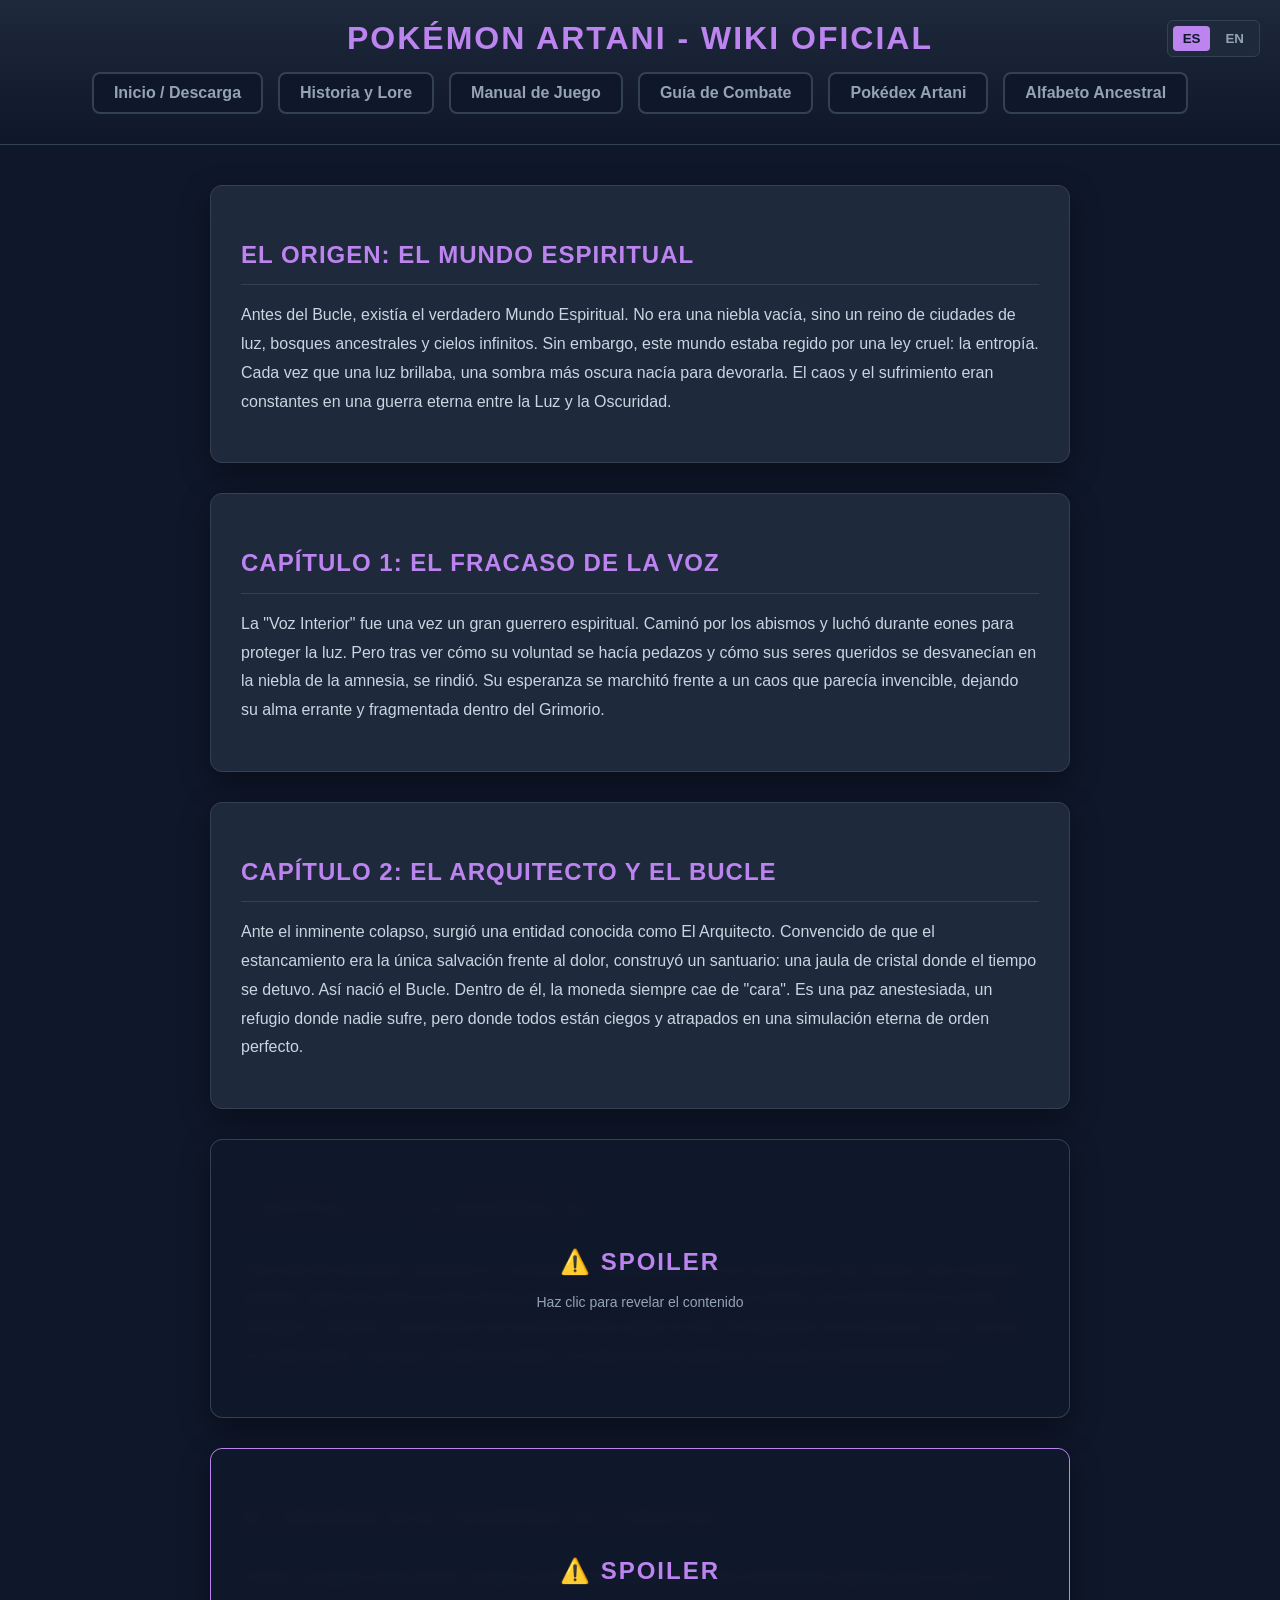
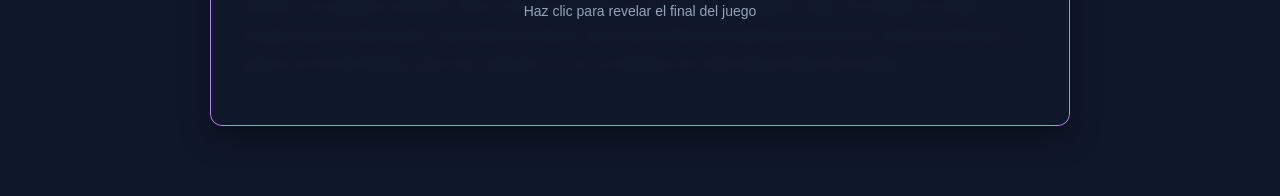
<file: docs/historia.html>
<!DOCTYPE html>
<html lang="es">

<head>
    <meta charset="UTF-8">
    <meta name="viewport" content="width=device-width, initial-scale=1.0">
    <title>Historia y Lore - Pokémon Artani</title>
    <link rel="stylesheet" href="css/style.css">
    <style>
        body.lang-en .lang-es {
            display: none !important;
        }

        body.lang-es .lang-en {
            display: none !important;
        }

        .lore-container {
            max-width: 900px;
            margin: 0 auto;
        }

        .chapter-title {
            color: #bc84ee;
            text-transform: uppercase;
            letter-spacing: 1px;
            margin-bottom: 15px;
        }

        .lore-text {
            font-size: 16px;
            line-height: 1.8;
            color: #cbd5e1;
        }

        /* --- SISTEMA DE SPOILERS --- */
        .spoiler-box {
            position: relative;
            cursor: pointer;
            overflow: hidden;
        }

        .spoiler-overlay {
            position: absolute;
            top: 0; left: 0; right: 0; bottom: 0;
            background: rgba(15, 23, 42, 0.95);
            backdrop-filter: blur(4px);
            display: flex;
            flex-direction: column;
            align-items: center;
            justify-content: center;
            z-index: 10;
            transition: opacity 0.4s ease;
            border-radius: 12px;
        }

        .spoiler-overlay span.warning-title {
            color: #bc84ee;
            font-size: 24px;
            font-weight: bold;
            letter-spacing: 2px;
            margin-bottom: 10px;
        }

        .spoiler-overlay span.warning-desc {
            color: #94a3b8;
            font-size: 14px;
        }

        .spoiler-content {
            filter: blur(6px);
            opacity: 0.6;
            transition: filter 0.4s ease, opacity 0.4s ease;
            user-select: none;
        }

        /* Clases activas cuando se revela el spoiler */
        .spoiler-box.revealed {
            cursor: default;
        }

        .spoiler-box.revealed .spoiler-overlay {
            opacity: 0;
            pointer-events: none;
        }

        .spoiler-box.revealed .spoiler-content {
            filter: blur(0);
            opacity: 1;
            user-select: auto;
        }
    </style>
</head>

<body class="lang-es">

    <div class="lang-toggle">
        <button id="btn-es" class="lang-btn active" onclick="setLanguage('es')">ES</button>
        <button id="btn-en" class="lang-btn" onclick="setLanguage('en')">EN</button>
    </div>

    <header class="main-header">
        <h1>Pokémon Artani - Wiki Oficial</h1>
        <div class="main-nav">
            <a href="index.html" class="main-tab" id="nav-index">
                <span class="lang-es">Inicio / Descarga</span><span class="lang-en">Home / Download</span>
            </a>
            <a href="historia.html" class="main-tab" id="nav-historia">
                <span class="lang-es">Historia y Lore</span><span class="lang-en">History & Lore</span>
            </a>
            <a href="manual.html" class="main-tab" id="nav-manual">
                <span class="lang-es">Manual de Juego</span><span class="lang-en">Game Manual</span>
            </a>
            <a href="grimorio.html" class="main-tab" id="nav-grimorio">
                <span class="lang-es">Guía de Combate</span><span class="lang-en">Combat Guide</span>
            </a>
            <a href="pokedex.html" class="main-tab" id="nav-pokedex">
                <span class="lang-es">Pokédex Artani</span><span class="lang-en">Artani Pokédex</span>
            </a>
            <a href="alfabeto.html" class="main-tab" id="nav-alfabeto">
                <span class="lang-es">Alfabeto Ancestral</span><span class="lang-en">Ancestral Alphabet</span>
            </a>
        </div>
    </header>

    <div class="container lore-container">

        <div class="content-box">
            <h2 class="chapter-title">
                <span class="lang-es">El Origen: El Mundo Espiritual</span>
                <span class="lang-en">The Origin: The Spiritual World</span>
            </h2>
            <p class="lore-text lang-es">
                Antes del Bucle, existía el verdadero Mundo Espiritual. No era una niebla vacía, sino un reino de
                ciudades de luz, bosques ancestrales y cielos infinitos. Sin embargo, este mundo estaba regido por una
                ley cruel: la entropía. Cada vez que una luz brillaba, una sombra más oscura nacía para devorarla. El
                caos y el sufrimiento eran constantes en una guerra eterna entre la Luz y la Oscuridad.
            </p>
            <p class="lore-text lang-en">
                Before the Loop, the true Spiritual World existed. It was not an empty mist, but a realm of cities of
                light, ancient forests, and infinite skies. However, this world was ruled by a cruel law: entropy. Every
                time a light shined, a darker shadow was born to devour it. Chaos and suffering were constant in an
                eternal war between Light and Darkness.
            </p>
        </div>

        <div class="content-box">
            <h2 class="chapter-title">
                <span class="lang-es">Capítulo 1: El Fracaso de la Voz</span>
                <span class="lang-en">Chapter 1: The Failure of the Voice</span>
            </h2>
            <p class="lore-text lang-es">
                La "Voz Interior" fue una vez un gran guerrero espiritual. Caminó por los abismos y luchó durante eones
                para proteger la luz. Pero tras ver cómo su voluntad se hacía pedazos y cómo sus seres queridos se
                desvanecían en la niebla de la amnesia, se rindió. Su esperanza se marchitó frente a un caos que parecía
                invencible, dejando su alma errante y fragmentada dentro del Grimorio.
            </p>
            <p class="lore-text lang-en">
                The "Inner Voice" was once a great spiritual warrior. He walked through the abysses and fought for eons
                to protect the light. But after seeing his will shattered and his loved ones vanish into the mist of
                amnesia, he gave up. His hope withered in the face of a chaos that seemed invincible, leaving his
                wandering and fragmented soul within the Grimoire.
            </p>
        </div>

        <div class="content-box">
            <h2 class="chapter-title">
                <span class="lang-es">Capítulo 2: El Arquitecto y el Bucle</span>
                <span class="lang-en">Chapter 2: The Architect and the Loop</span>
            </h2>
            <p class="lore-text lang-es">
                Ante el inminente colapso, surgió una entidad conocida como El Arquitecto. Convencido de que el
                estancamiento era la única salvación frente al dolor, construyó un santuario: una jaula de cristal donde
                el tiempo se detuvo. Así nació el Bucle. Dentro de él, la moneda siempre cae de "cara". Es una paz
                anestesiada, un refugio donde nadie sufre, pero donde todos están ciegos y atrapados en una simulación
                eterna de orden perfecto.
            </p>
            <p class="lore-text lang-en">
                Faced with the imminent collapse, an entity known as The Architect emerged. Convinced that stagnation
                was the only salvation from pain, he built a sanctuary: a glass cage where time stood still. Thus, the
                Loop was born. Inside it, the coin always lands on "heads." It is an anesthetized peace, a refuge where
                no one suffers, but where everyone is blind and trapped in an eternal simulation of perfect order.
            </p>
        </div>

        <div class="content-box spoiler-box" onclick="this.classList.add('revealed')">
            <div class="spoiler-overlay">
                <span class="warning-title">⚠️ SPOILER</span>
                <span class="warning-desc lang-es">Haz clic para revelar el contenido</span>
                <span class="warning-desc lang-en">Click to reveal content</span>
            </div>
            
            <div class="spoiler-content">
                <h2 class="chapter-title">
                    <span class="lang-es">Capítulo 3: La Anomalía</span>
                    <span class="lang-en">Chapter 3: The Anomaly</span>
                </h2>
                <p class="lore-text lang-es">
                    Tras eras de repetición, apareces tú: la Anomalía. Acompañado por los restos de la Voz Interior, eres el
                    primer portador capaz de sentir el calor de las presencias otra vez. Tu misión es pactar con los
                    Monarcas (Lunaris, Andrigon y Vladmir), cuyas almas son las llaves para rasgar el velo. El Arquitecto no
                    te ataca por odio, sino por un miedo divino: cree que si sales al exterior, la marea de Oscuridad te
                    consumirá instantáneamente.
                </p>
                <p class="lore-text lang-en">
                    After eras of repetition, you appear: the Anomaly. Accompanied by the remains of the Inner Voice, you
                    are the first bearer capable of feeling the warmth of presences again. Your mission is to pact with the
                    Monarchs (Lunaris, Andrigon, and Vladmir), whose souls are the keys to tear the veil. The Architect does
                    not attack you out of hatred, but out of divine fear: he believes that if you go outside, the tide of
                    Darkness will consume you instantly.
                </p>
            </div>
        </div>

        <div class="content-box spoiler-box" style="border-color: #bc84ee;" onclick="this.classList.add('revealed')">
            <div class="spoiler-overlay" style="border-radius: 12px;">
                <span class="warning-title">⚠️ SPOILER</span>
                <span class="warning-desc lang-es">Haz clic para revelar el final del juego</span>
                <span class="warning-desc lang-en">Click to reveal the ending of the game</span>
            </div>

            <div class="spoiler-content">
                <h2 class="chapter-title">
                    <span class="lang-es">El Desenlace: Romper el Cristal</span>
                    <span class="lang-en">The Resolution: Breaking the Glass</span>
                </h2>
                <p class="lore-text lang-es">
                    Al final, el jugador debe decidir. Aceptar la jaula perfecta del Arquitecto (Final Malo) significa que
                    el ciclo se reinicia y la ceguera continúa. Pero si logras derrotar su voluntad, el Arquitecto cede. Al
                    romper el cristal, aceptas que la vida duele y que habrá sombras, pero que el Mundo Espiritual merece
                    ser vivido en libertad. La guerra no ha terminado, pero hoy, gracias a ti, la Luz brillará con más
                    fuerza fuera de la jaula.
                </p>
                <p class="lore-text lang-en">
                    In the end, the player must decide. Accepting the Architect's perfect cage (Bad Ending) means the cycle
                    resets and the blindness continues. But if you manage to defeat his will, the Architect yields. By
                    breaking the glass, you accept that life hurts and that there will be shadows, but that the Spiritual
                    World deserves to be lived in freedom. The war is not over, but today, thanks to you, the Light will
                    shine brighter outside the cage.
                </p>
            </div>
        </div>

    </div>

    <script>
        function setLanguage(lang) {
            document.body.className = 'lang-' + lang;
            document.getElementById('btn-es').className = lang === 'es' ? 'lang-btn active' : 'lang-btn';
            document.getElementById('btn-en').className = lang === 'en' ? 'lang-btn active' : 'lang-btn';
        }
    </script>
</body>

</html>
</file>
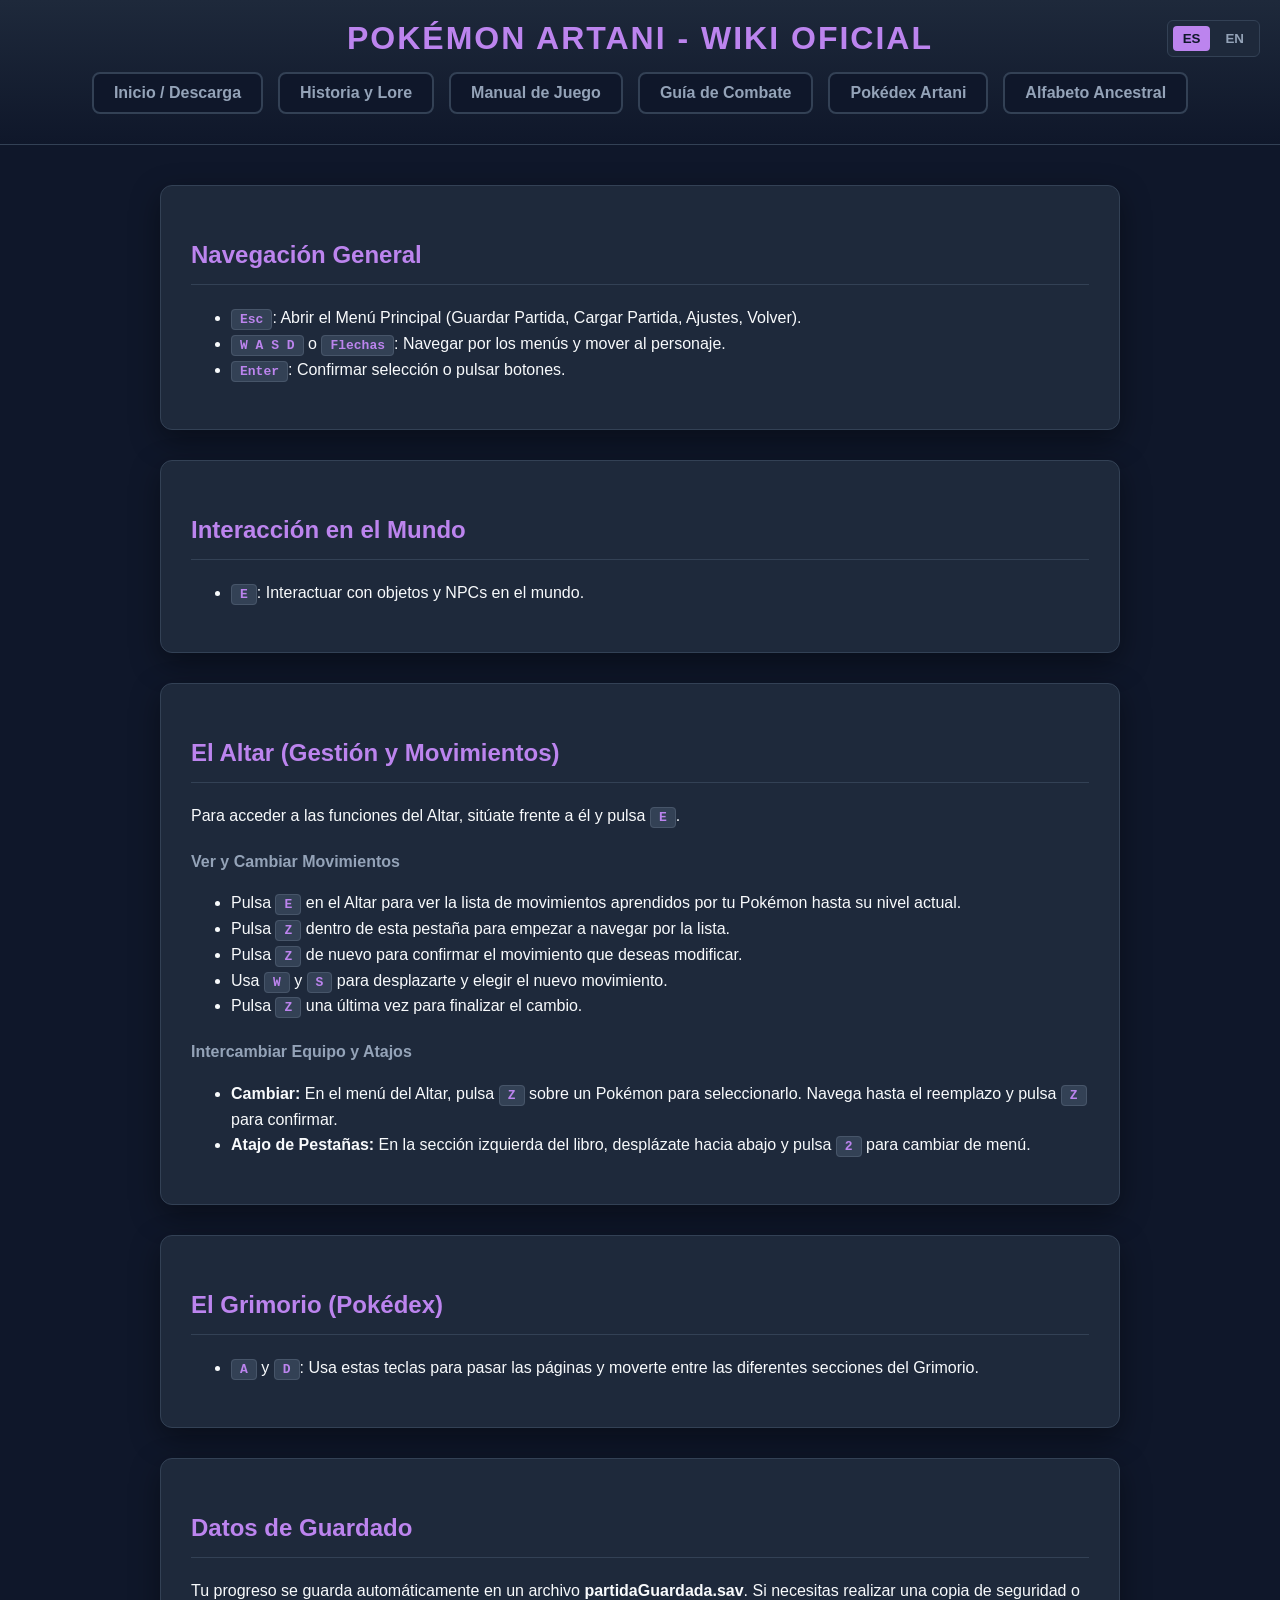
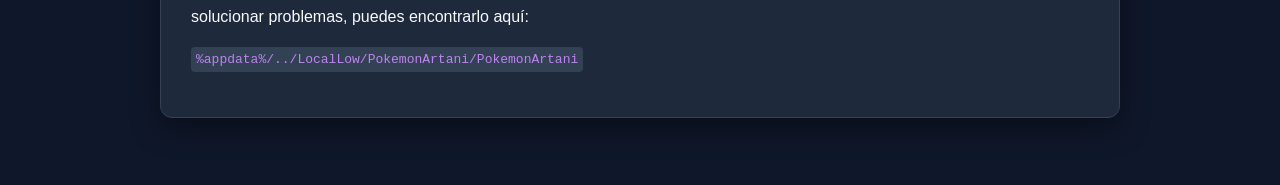
<file: docs/manual.html>
<!DOCTYPE html>
<html lang="es">

<head>
    <meta charset="UTF-8">
    <meta name="viewport" content="width=device-width, initial-scale=1.0">
    <title>Pokémon Artani - Manual</title>
    <link rel="stylesheet" href="css/style.css">
    <style>
        body.lang-en .lang-es {
            display: none !important;
        }

        body.lang-es .lang-en {
            display: none !important;
        }

        .control-key {
            background: #334155;
            padding: 2px 8px;
            border-radius: 4px;
            border: 1px solid #475569;
            font-family: monospace;
            color: #bc84ee;
            font-weight: bold;
        }
    </style>
</head>

<body class="lang-es">

    <div class="lang-toggle">
        <button id="btn-es" class="lang-btn active" onclick="setLanguage('es')">ES</button>
        <button id="btn-en" class="lang-btn" onclick="setLanguage('en')">EN</button>
    </div>
    <header class="main-header">
        <h1>Pokémon Artani - Wiki Oficial</h1>
        <div class="main-nav">
            <a href="index.html" class="main-tab" id="nav-index">
                <span class="lang-es">Inicio / Descarga</span><span class="lang-en">Home / Download</span>
            </a>
            <a href="historia.html" class="main-tab" id="nav-historia">
                <span class="lang-es">Historia y Lore</span><span class="lang-en">History & Lore</span>
            </a>
            <a href="manual.html" class="main-tab" id="nav-manual">
                <span class="lang-es">Manual de Juego</span><span class="lang-en">Game Manual</span>
            </a>
            <a href="grimorio.html" class="main-tab" id="nav-grimorio">
                <span class="lang-es">Guía de Combate</span><span class="lang-en">Combat Guide</span>
            </a>
            <a href="pokedex.html" class="main-tab" id="nav-pokedex">
                <span class="lang-es">Pokédex Artani</span><span class="lang-en">Artani Pokédex</span>
            </a>
            <a href="alfabeto.html" class="main-tab" id="nav-alfabeto">
                <span class="lang-es">Alfabeto Ancestral</span><span class="lang-en">Ancestral Alphabet</span>
            </a>
        </div>
    </header>

    <div class="container">

        <div class="content-box">
            <h2>
                <span class="lang-es">Navegación General</span>
                <span class="lang-en">General Navigation</span>
            </h2>
            <ul class="lang-es">
                <li><span class="control-key">Esc</span>: Abrir el Menú Principal (Guardar Partida, Cargar Partida,
                    Ajustes, Volver).</li>
                <li><span class="control-key">W A S D</span> o <span class="control-key">Flechas</span>: Navegar por los
                    menús y mover al personaje.</li>
                <li><span class="control-key">Enter</span>: Confirmar selección o pulsar botones.</li>
            </ul>
            <ul class="lang-en">
                <li><span class="control-key">Esc</span>: Open Main Menu (Save Game, Load Game, Settings, Back).</li>
                <li><span class="control-key">W A S D</span> or <span class="control-key">Arrow Keys</span>: Navigate
                    through menus and move the character.</li>
                <li><span class="control-key">Enter</span>: Confirm selection or press buttons.</li>
            </ul>
        </div>

        <div class="content-box">
            <h2>
                <span class="lang-es">Interacción en el Mundo</span>
                <span class="lang-en">Interaction</span>
            </h2>
            <ul class="lang-es">
                <li><span class="control-key">E</span>: Interactuar con objetos y NPCs en el mundo.</li>
            </ul>
            <ul class="lang-en">
                <li><span class="control-key">E</span>: Interact with objects and NPCs in the world.</li>
            </ul>
        </div>

        <div class="content-box">
            <h2>
                <span class="lang-es">El Altar (Gestión y Movimientos)</span>
                <span class="lang-en">The Altar (Pokémon Management & Moves)</span>
            </h2>
            <p class="lang-es">Para acceder a las funciones del Altar, sitúate frente a él y pulsa <span
                    class="control-key">E</span>.</p>
            <p class="lang-en">To access the Altar features, stand in front of it and press <span
                    class="control-key">E</span>.</p>

            <h3 style="color: #94a3b8; font-size: 16px; margin-top: 20px;">
                <span class="lang-es">Ver y Cambiar Movimientos</span>
                <span class="lang-en">Viewing Learned Moves</span>
            </h3>
            <ul class="lang-es">
                <li>Pulsa <span class="control-key">E</span> en el Altar para ver la lista de movimientos aprendidos por
                    tu Pokémon hasta su nivel actual.</li>
                <li>Pulsa <span class="control-key">Z</span> dentro de esta pestaña para empezar a navegar por la lista.
                </li>
                <li>Pulsa <span class="control-key">Z</span> de nuevo para confirmar el movimiento que deseas modificar.
                </li>
                <li>Usa <span class="control-key">W</span> y <span class="control-key">S</span> para desplazarte y
                    elegir el nuevo movimiento.</li>
                <li>Pulsa <span class="control-key">Z</span> una última vez para finalizar el cambio.</li>
            </ul>
            <ul class="lang-en">
                <li>Press <span class="control-key">E</span> while at the Altar to view the list of moves learned by
                    your Pokémon up to its current level.</li>
                <li>Press <span class="control-key">Z</span> within this tab to start navigating through the move list.
                </li>
                <li>Press <span class="control-key">Z</span> again to confirm the move you wish to modify.</li>
                <li>Use <span class="control-key">W</span> and <span class="control-key">S</span> to cycle through and
                    select the move you want to change.</li>
                <li>Press <span class="control-key">Z</span> one last time to finalize the change.</li>
            </ul>

            <h3 style="color: #94a3b8; font-size: 16px; margin-top: 20px;">
                <span class="lang-es">Intercambiar Equipo y Atajos</span>
                <span class="lang-en">Swapping Team & Shortcuts</span>
            </h3>
            <ul class="lang-es">
                <li><strong>Cambiar:</strong> En el menú del Altar, pulsa <span class="control-key">Z</span> sobre un
                    Pokémon para seleccionarlo. Navega hasta el reemplazo y pulsa <span class="control-key">Z</span>
                    para confirmar.</li>
                <li><strong>Atajo de Pestañas:</strong> En la sección izquierda del libro, desplázate hacia abajo y
                    pulsa <span class="control-key">2</span> para cambiar de menú.</li>
            </ul>
            <ul class="lang-en">
                <li><strong>Swap:</strong> Within the Altar menu, press <span class="control-key">Z</span> over a
                    Pokémon to select it for swapping. Navigate to the replacement slot and press <span
                        class="control-key">Z</span> to confirm.</li>
                <li><strong>Menu Shortcut:</strong> On the left-hand page/section, scroll down and press <span
                        class="control-key">2</span> to switch between menu tabs.</li>
            </ul>
        </div>

        <div class="content-box">
            <h2>
                <span class="lang-es">El Grimorio (Pokédex)</span>
                <span class="lang-en">The Grimoire (Pokédex)</span>
            </h2>
            <ul class="lang-es">
                <li><span class="control-key">A</span> y <span class="control-key">D</span>: Usa estas teclas para pasar
                    las páginas y moverte entre las diferentes secciones del Grimorio.</li>
            </ul>
            <ul class="lang-en">
                <li><span class="control-key">A</span> and <span class="control-key">D</span>: Use these keys to flip
                    through pages and move between different sections of the Grimoire.</li>
            </ul>
        </div>

        <div class="content-box">
            <h2>
                <span class="lang-es">Datos de Guardado</span>
                <span class="lang-en">Save Data Location</span>
            </h2>
            <p class="lang-es">
                Tu progreso se guarda automáticamente en un archivo <strong>partidaGuardada.sav</strong>.
                Si necesitas realizar una copia de seguridad o solucionar problemas, puedes encontrarlo aquí:
            </p>
            <p class="lang-en">
                Your progress is automatically saved in a <strong>partidaGuardada.sav</strong> file.
                If you need to make a backup or troubleshoot, you can find it here:
            </p>

            <p style="margin-top: 10px;">
                <code style="background: #334155; padding: 5px; border-radius: 4px; color: #bc84ee;">
                    %appdata%/../LocalLow/PokemonArtani/PokemonArtani
                </code>
            </p>

        </div>

    </div>

    <script>
        function setLanguage(lang) {
            document.body.className = 'lang-' + lang;
            document.getElementById('btn-es').className = lang === 'es' ? 'lang-btn active' : 'lang-btn';
            document.getElementById('btn-en').className = lang === 'en' ? 'lang-btn active' : 'lang-btn';
        }
    </script>
</body>

</html>
</file>
<file: ArtaniWeb/css/style.css>
/* --- css/style.css --- */
body {
    background-color: #0f172a;
    color: #f8fafc;
    font-family: 'Segoe UI', Tahoma, Geneva, Verdana, sans-serif;
    margin: 0; padding: 0;
    display: flex; flex-direction: column; align-items: center;
    min-height: 100vh;
}

.main-header {
    width: 100%; text-align: center; padding: 20px;
    background: linear-gradient(180deg, #1e293b, #0f172a);
    border-bottom: 1px solid #334155; box-sizing: border-box;
    position: relative; /* Necesario para que el botón de idioma se posicione bien */
}

h1 { text-transform: uppercase; letter-spacing: 2px; color: #bc84ee; margin: 0 0 15px 0; }

.main-nav { display: flex; justify-content: center; gap: 15px; margin-bottom: 10px; flex-wrap: wrap;}

/* Enlaces normales (<a>) en lugar de botones */
.main-tab {
    background: #0f172a; color: #94a3b8; border: 2px solid #334155;
    padding: 10px 20px; border-radius: 8px; font-weight: bold; font-size: 16px;
    cursor: pointer; transition: all 0.3s ease; text-decoration: none;
}
.main-tab:hover { border-color: #bc84ee; color: #fff; }
.main-tab.active-tab { background: #bc84ee; color: #0f172a; border-color: #bc84ee; box-shadow: 0 0 15px rgba(188, 132, 238, 0.4); }

.container {
    width: 100%; max-width: 1000px; padding: 40px 20px; box-sizing: border-box;
}

.content-box {
    background: #1e293b; border-radius: 12px; padding: 30px; 
    border: 1px solid #334155; box-shadow: 0 10px 30px rgba(0,0,0,0.4);
    margin-bottom: 30px; line-height: 1.6;
}

.content-box h2 { color: #bc84ee; border-bottom: 1px solid #334155; padding-bottom: 10px; }

/* Botón de descarga gigante */
.btn-download {
    display: inline-block; background: linear-gradient(135deg, #bc84ee, #8b5cf6);
    color: #fff; padding: 15px 40px; font-size: 20px; font-weight: bold;
    border-radius: 30px; text-decoration: none; box-shadow: 0 5px 20px rgba(188, 132, 238, 0.5);
    transition: transform 0.2s; margin-top: 20px;
}
.btn-download:hover { transform: scale(1.05); }

/* --- BOTONES DE IDIOMA (AÑADIDOS) --- */
.lang-toggle { 
    position: absolute; top: 20px; right: 20px; 
    display: flex; gap: 5px; background: #1e293b; 
    padding: 5px; border-radius: 6px; border: 1px solid #334155; z-index: 100;
}
.lang-btn { 
    background: transparent; color: #94a3b8; border: none; 
    padding: 5px 10px; cursor: pointer; font-weight: bold; 
    border-radius: 4px; transition: all 0.2s; 
}
.lang-btn:hover { color: #f8fafc; }
.lang-btn.active { background: #bc84ee; color: #0f172a; }

/* --- REGLAS MÁGICAS DE TRADUCCIÓN (AÑADIDAS) --- */
/* Cuando el body tiene la clase lang-en, oculta todo lo que tenga la clase lang-es */
body.lang-en .lang-es { display: none !important; }
/* Cuando el body tiene la clase lang-es, oculta todo lo que tenga la clase lang-en */
body.lang-es .lang-en { display: none !important; }
</file>
<file: docs/css/style.css>
/* --- css/style.css --- */
body {
    background-color: #0f172a;
    color: #f8fafc;
    font-family: 'Segoe UI', Tahoma, Geneva, Verdana, sans-serif;
    margin: 0; padding: 0;
    display: flex; flex-direction: column; align-items: center;
    min-height: 100vh;
}

.main-header {
    width: 100%; text-align: center; padding: 20px;
    background: linear-gradient(180deg, #1e293b, #0f172a);
    border-bottom: 1px solid #334155; box-sizing: border-box;
    position: relative; /* Necesario para que el botón de idioma se posicione bien */
}

h1 { text-transform: uppercase; letter-spacing: 2px; color: #bc84ee; margin: 0 0 15px 0; }

.main-nav { display: flex; justify-content: center; gap: 15px; margin-bottom: 10px; flex-wrap: wrap;}

/* Enlaces normales (<a>) en lugar de botones */
.main-tab {
    background: #0f172a; color: #94a3b8; border: 2px solid #334155;
    padding: 10px 20px; border-radius: 8px; font-weight: bold; font-size: 16px;
    cursor: pointer; transition: all 0.3s ease; text-decoration: none;
}
.main-tab:hover { border-color: #bc84ee; color: #fff; }
.main-tab.active-tab { background: #bc84ee; color: #0f172a; border-color: #bc84ee; box-shadow: 0 0 15px rgba(188, 132, 238, 0.4); }

.container {
    width: 100%; max-width: 1000px; padding: 40px 20px; box-sizing: border-box;
}

.content-box {
    background: #1e293b; border-radius: 12px; padding: 30px; 
    border: 1px solid #334155; box-shadow: 0 10px 30px rgba(0,0,0,0.4);
    margin-bottom: 30px; line-height: 1.6;
}

.content-box h2 { color: #bc84ee; border-bottom: 1px solid #334155; padding-bottom: 10px; }

/* Botón de descarga gigante */
.btn-download {
    display: inline-block; background: linear-gradient(135deg, #bc84ee, #8b5cf6);
    color: #fff; padding: 15px 40px; font-size: 20px; font-weight: bold;
    border-radius: 30px; text-decoration: none; box-shadow: 0 5px 20px rgba(188, 132, 238, 0.5);
    transition: transform 0.2s; margin-top: 20px;
}
.btn-download:hover { transform: scale(1.05); }

/* --- BOTONES DE IDIOMA (AÑADIDOS) --- */
.lang-toggle { 
    position: absolute; top: 20px; right: 20px; 
    display: flex; gap: 5px; background: #1e293b; 
    padding: 5px; border-radius: 6px; border: 1px solid #334155; z-index: 100;
}
.lang-btn { 
    background: transparent; color: #94a3b8; border: none; 
    padding: 5px 10px; cursor: pointer; font-weight: bold; 
    border-radius: 4px; transition: all 0.2s; 
}
.lang-btn:hover { color: #f8fafc; }
.lang-btn.active { background: #bc84ee; color: #0f172a; }

/* --- REGLAS MÁGICAS DE TRADUCCIÓN (AÑADIDAS) --- */
/* Cuando el body tiene la clase lang-en, oculta todo lo que tenga la clase lang-es */
body.lang-en .lang-es { display: none !important; }
/* Cuando el body tiene la clase lang-es, oculta todo lo que tenga la clase lang-en */
body.lang-es .lang-en { display: none !important; }
</file>
